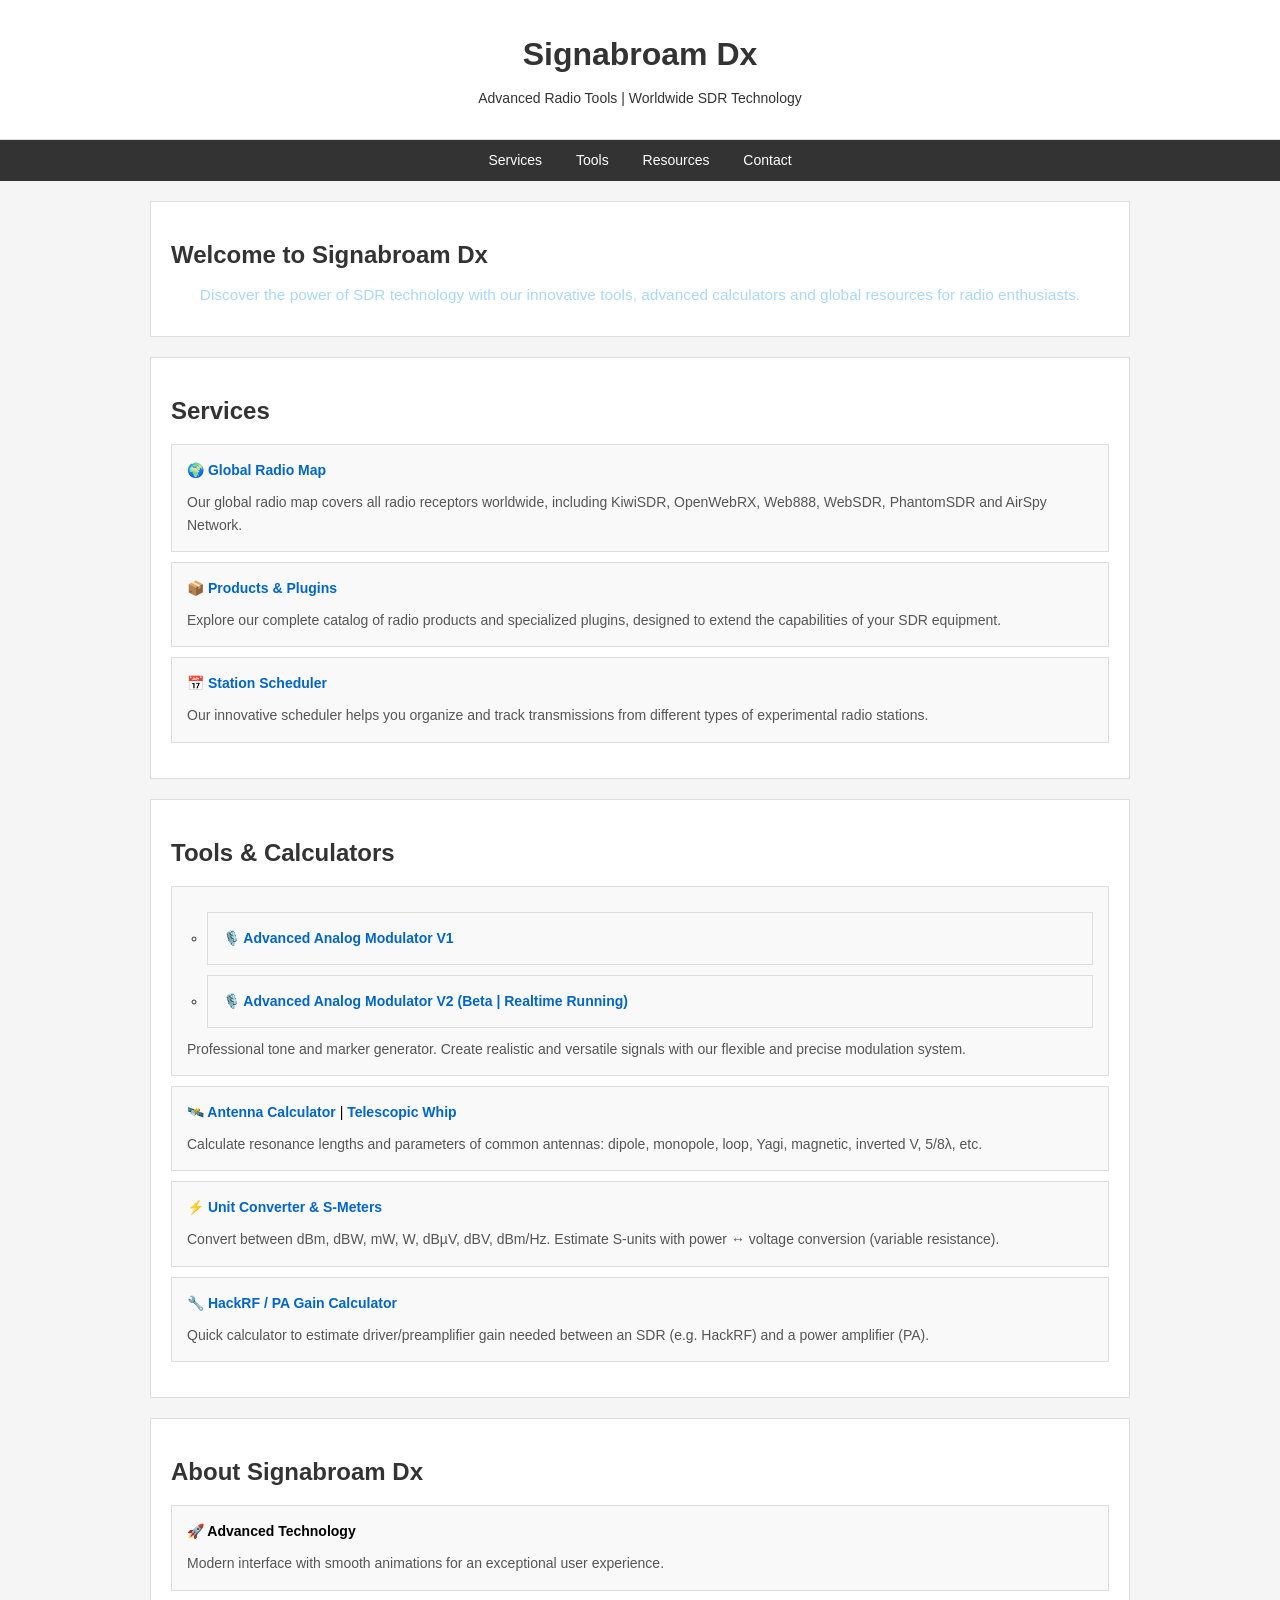
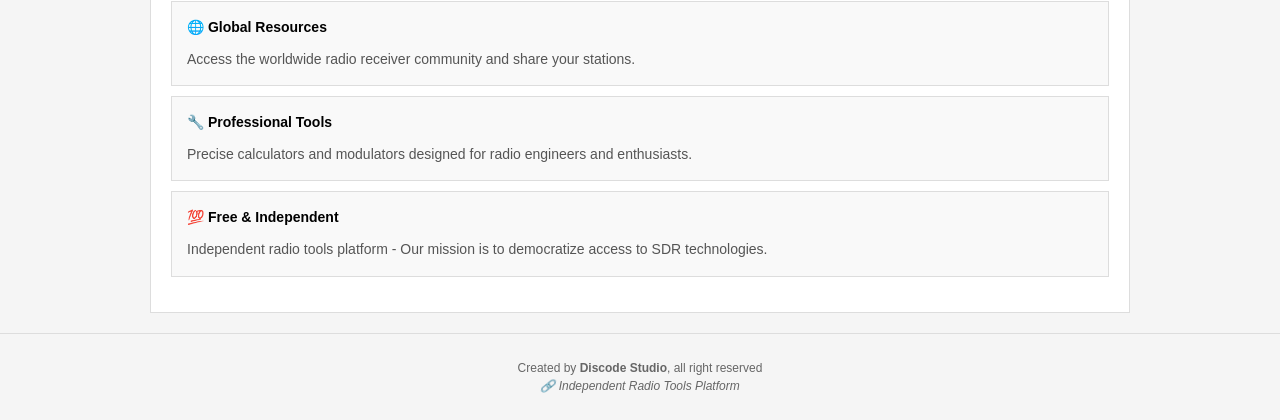
<file: index.html>
<!DOCTYPE html>
<html lang="fr">
<head>
    <meta charset="UTF-8" />
    <meta name="viewport" content="width=device-width, initial-scale=1.0" />

    <title>Signabroam Dx - Radio Tools</title>

    <!-- Open Graph Metadata -->
    <meta property="og:title" content="Signabroam Dx | Worldwide Radio Tools" />
    <meta property="og:description" content="Signabroam Dx - Advanced radio tools and worldwide SDR technology." />
    <meta property="og:type" content="website" />
    <meta property="og:url" content="http://dx.signabroam.ovh" />
    <meta property="og:image" content="http://dx.signabroam.ovh/assets/img/og-image.png" />

    <!-- Favicon & Styles -->
    <link rel="icon" type="image/x-icon" href="./assets/img/favicon.ico" />
    <link rel="stylesheet" href="./assets/css/main.css" />
</head>

<body>
    <!-- Header -->
    <header>
        <div class="header-text">
            <h1>Signabroam Dx</h1>
            <p id="header-subtitle">Advanced Radio Tools | Worldwide SDR Technology</p>
        </div>
    </header>

    <!-- Navigation -->
    <nav>
        <a href="#services" id="nav-services">Services</a>
        <a href="#tools" id="nav-tools">Tools</a>
        <a href="#resources" id="nav-resources">Resources</a>
        <a href="#contact" id="nav-contact">Contact</a>
    </nav>

    <!-- Main Content -->
    <main class="main-content">
        <!-- Introduction Section -->
        <section id="intro">
            <h2 id="welcome-title">Welcome to Signabroam Dx</h2>
            <div class="radio-waves">
                <span></span>
                <span></span>
                <span></span>
                <span></span>
                <span></span>
            </div>
            <p style="text-align: center; font-size: 1.1em; color: #a8d8ff;" id="welcome-desc">
                Discover the power of SDR technology with our innovative tools,
                advanced calculators and global resources for radio enthusiasts.
            </p>
            <div class="radio-dial"></div>
        </section>

        <!-- Services Section -->
        <section id="services">
            <h2 id="services-title">Services</h2>
            <ul class="section-list">
                <li>
                    <a href="http://rx.signabroam.ovh/" id="services-map">🌍 Global Radio Map</a>
                    <p id="services-map-desc">
                        Our global radio map covers all radio receptors worldwide,
                        including KiwiSDR, OpenWebRX, Web888, WebSDR, PhantomSDR and AirSpy Network.
                    </p>
                </li>

                <li>
                    <a href="./radio/products/index.html" id="services-products">📦 Products & Plugins</a>
                    <p id="services-products-desc">
                        Explore our complete catalog of radio products and specialized plugins,
                        designed to extend the capabilities of your SDR equipment.
                    </p>
                </li>

                <li>
                    <a href="./radio/schedule/index.html" id="services-schedule">📅 Station Scheduler</a>
                    <p id="services-schedule-desc">
                        Our innovative scheduler helps you organize and track transmissions
                        from different types of experimental radio stations.
                    </p>
                </li>
            </ul>
        </section>

        <!-- Tools Section -->
        <section id="tools">
            <h2 id="tools-title">Tools & Calculators</h2>
            <ul class="section-list">
                <li>
                 <ul>
                    <li>
                    <a href="./radio/module/analog-modulator/v1/index.html" id="tools-modulator">🎙️ Advanced Analog Modulator V1</a> <br>
                    </li>
                    <li>
                    <a href="./radio/module/analog-modulator/v2/index.html" id="tools-modulator">🎙️ Advanced Analog Modulator V2 (Beta | Realtime Running)</a>
                    </li>
                  </ul>
                    <p id="tools-modulator-desc">
                        Professional tone and marker generator. Create realistic and versatile
                        signals with our flexible and precise modulation system.
                    </p>
                </li>

                <li>
                    <a href="/radio/module/antenna/antennacalc.html" id="tools-antenna">🛰️ Antenna Calculator</a> 
                    <span style="color: black;">|</span> 
                    <a href="./radio/module/antenna/whipclc.html" id="tools-antenna-whip">Telescopic Whip</a>
                    <p id="tools-antenna-desc">
                        Calculate resonance lengths and parameters of common antennas:
                        dipole, monopole, loop, Yagi, magnetic, inverted V, 5/8λ, etc.
                    </p>
                </li>

                <li>
                    <a href="./radio/module/rf/dbmconverter.html" id="tools-converter">⚡ Unit Converter & S-Meters</a>
                    <p id="tools-converter-desc">
                        Convert between dBm, dBW, mW, W, dBµV, dBV, dBm/Hz.
                        Estimate S-units with power ↔ voltage conversion (variable resistance).
                    </p>
                </li>

                <li>
                    <a href="./radio/module/rf/hrfgaincalc.html" id="tools-hackrf">🔧 HackRF / PA Gain Calculator</a>
                    <p id="tools-hackrf-desc">
                        Quick calculator to estimate driver/preamplifier gain
                        needed between an SDR (e.g. HackRF) and a power amplifier (PA).
                    </p>
                </li>
            </ul>
        </section>

        <!-- Features Section -->
        <section id="resources">
            <h2 id="features-title">About Signabroam Dx</h2>
            <ul class="section-list">
                <li>
                    <strong style="color: black;" id="features-tech">🚀 Advanced Technology</strong>
                    <p id="features-tech-desc">
                        Modern interface with smooth animations for an
                        exceptional user experience.
                    </p>
                </li>

                <li>
                    <strong style="color: black;" id="features-global">🌐 Global Resources</strong>
                    <p id="features-global-desc">
                        Access the worldwide radio receiver community
                        and share your stations.
                    </p>
                </li>

                <li>
                    <strong style="color: black;" id="features-tools">🔧 Professional Tools</strong>
                    <p id="features-tools-desc">
                        Precise calculators and modulators designed for
                        radio engineers and enthusiasts.
                    </p>
                </li>

                <li>
                    <strong style="color: black;" id="features-free">💯 Free & Independent</strong>
                    <p id="features-free-desc">
                        Independent radio tools platform - Our mission is to
                        democratize access to SDR technologies.
                    </p>
                </li>
            </ul>
        </section>
    </main>

    <!-- Footer -->
    <footer>
        <p>
            <span id="footer-text">Created by</span> <strong id="footer-studio">Discode Studio</strong>, all right reserved<br />
            <em id="footer-note">🔗 Independent Radio Tools Platform</em>
        </p>
    </footer>


</body>
</html>
</file>
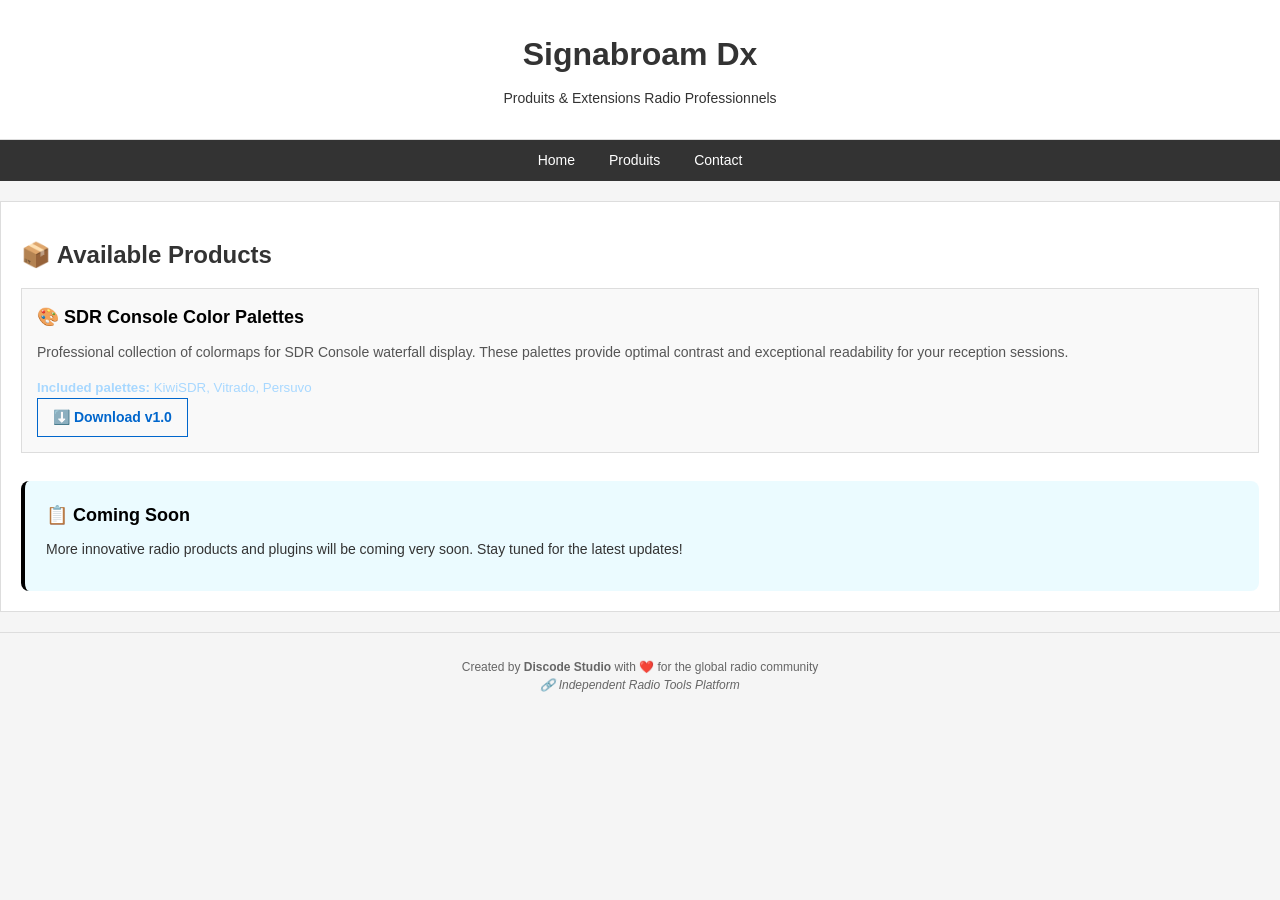
<file: radio/products/index.html>
<!DOCTYPE html>
<html lang="fr">
<head>
    <meta charset="UTF-8" />
    <meta name="viewport" content="width=device-width, initial-scale=1.0" />

    <title>Signabroam Dx - Products</title>

    <!-- Open Graph Metadata -->
    <meta property="og:title" content="Signabroam Dx | Products" />
    <meta property="og:description" content="Signabroam Dx - Radio products and plugins for your SDR equipment." />
    <meta property="og:type" content="website" />
    <meta property="og:url" content="http://dx.signabroam.ovh/radio/products/" />
    <meta property="og:image" content="http://dx.signabroam.ovh/assets/img/og-image.png" />

    <!-- Favicon & Styles -->
    <link rel="icon" type="image/x-icon" href="http://dx.signabroam.ovh/assets/img/favicon.ico" />
    <link rel="stylesheet" href="../../assets/css/main.css" />
    
    <style>
        
        .lang-btn.sel {
            background: linear-gradient(135deg, black 0%, #00ddff 100%);
            border-color: black;
            color: #0a0e27;
            box-shadow: 0 8px 25px rgba(0, 255, 204, 0.4);
            font-weight: 700;
        }
    </style>
</head>

<body>
    <!-- Header -->
    <header>
        <div class="header-text">
            <h1>Signabroam Dx</h1>
            <p id="products-subtitle">Produits & Extensions Radio Professionnels</p>
            
            <!-- Language Selector Removed -->
        </div>
    </header>

    <!-- Navigation -->
    <nav>
        <a href="http://dx.signabroam.ovh/" id="nav-home">Home</a>
        <a href="#produits" id="nav-products">Produits</a>
        <a href="#contact" id="nav-contact">Contact</a>
    </nav>

        <section id="produits">
            <h2 id="products-title">📦 Available Products</h2>

            <ul class="section-list">
                <li>
                    <h3 style="color: black; margin-top: 0;" id="products-colormap">🎨 SDR Console Color Palettes</h3>
                    <p id="products-colormap-desc">
                        Professional collection of colormaps for SDR Console waterfall display.
                        These palettes provide optimal contrast and exceptional readability for your reception sessions.
                    </p>
                    <p style="font-size: 0.95em; color: #a8d8ff; margin-top: 1em;">
                        <strong id="products-included">Included palettes:</strong> KiwiSDR, Vitrado, Persuvo
                    </p>
                    <a href="./sdrconsole/ColorMap_V1.0.xml" 
                       onclick="forceDownload(event)" 
                       class="button">
                      ⬇️ Download v1.0
                    </a>

                   <script>
                     function forceDownload(e) {
                     e.preventDefault();
                     const link = document.createElement('a');
                           link.href = './sdrconsole/ColorMap_V1.0.xml';
                           link.download = 'ColorMap_V1.0.xml';
                           link.click();
                     }
                  </script>
                </li>
            </ul>

            <div class="radio-dial"></div>

            <!-- Additional Info -->
            <div style="margin-top: 2em; padding: 1.5em; background: rgba(0, 200, 255, 0.08); border-left: 4px solid black; border-radius: 8px;">
                <h3 style="margin-top: 0; color: black;" id="products-coming">📋 Coming Soon</h3>
                <p id="products-coming-desc">
                    More innovative radio products and plugins will be coming very soon.
                    Stay tuned for the latest updates!
                </p>
            </div>
        </section>
    </main>

    <!-- Footer -->
    <footer>
        <p>
            <span id="footer-text">Created by</span> <strong id="footer-studio">Discode Studio</strong> <span id="footer-heart">with ❤️ for the global radio community</span><br />
            <em id="footer-note">🔗 Independent Radio Tools Platform</em>
        </p>
    </footer>
    
    <!-- Translation Script -->
    <script>
        // Translations removed
    </script>
</body>
</html>
</file>
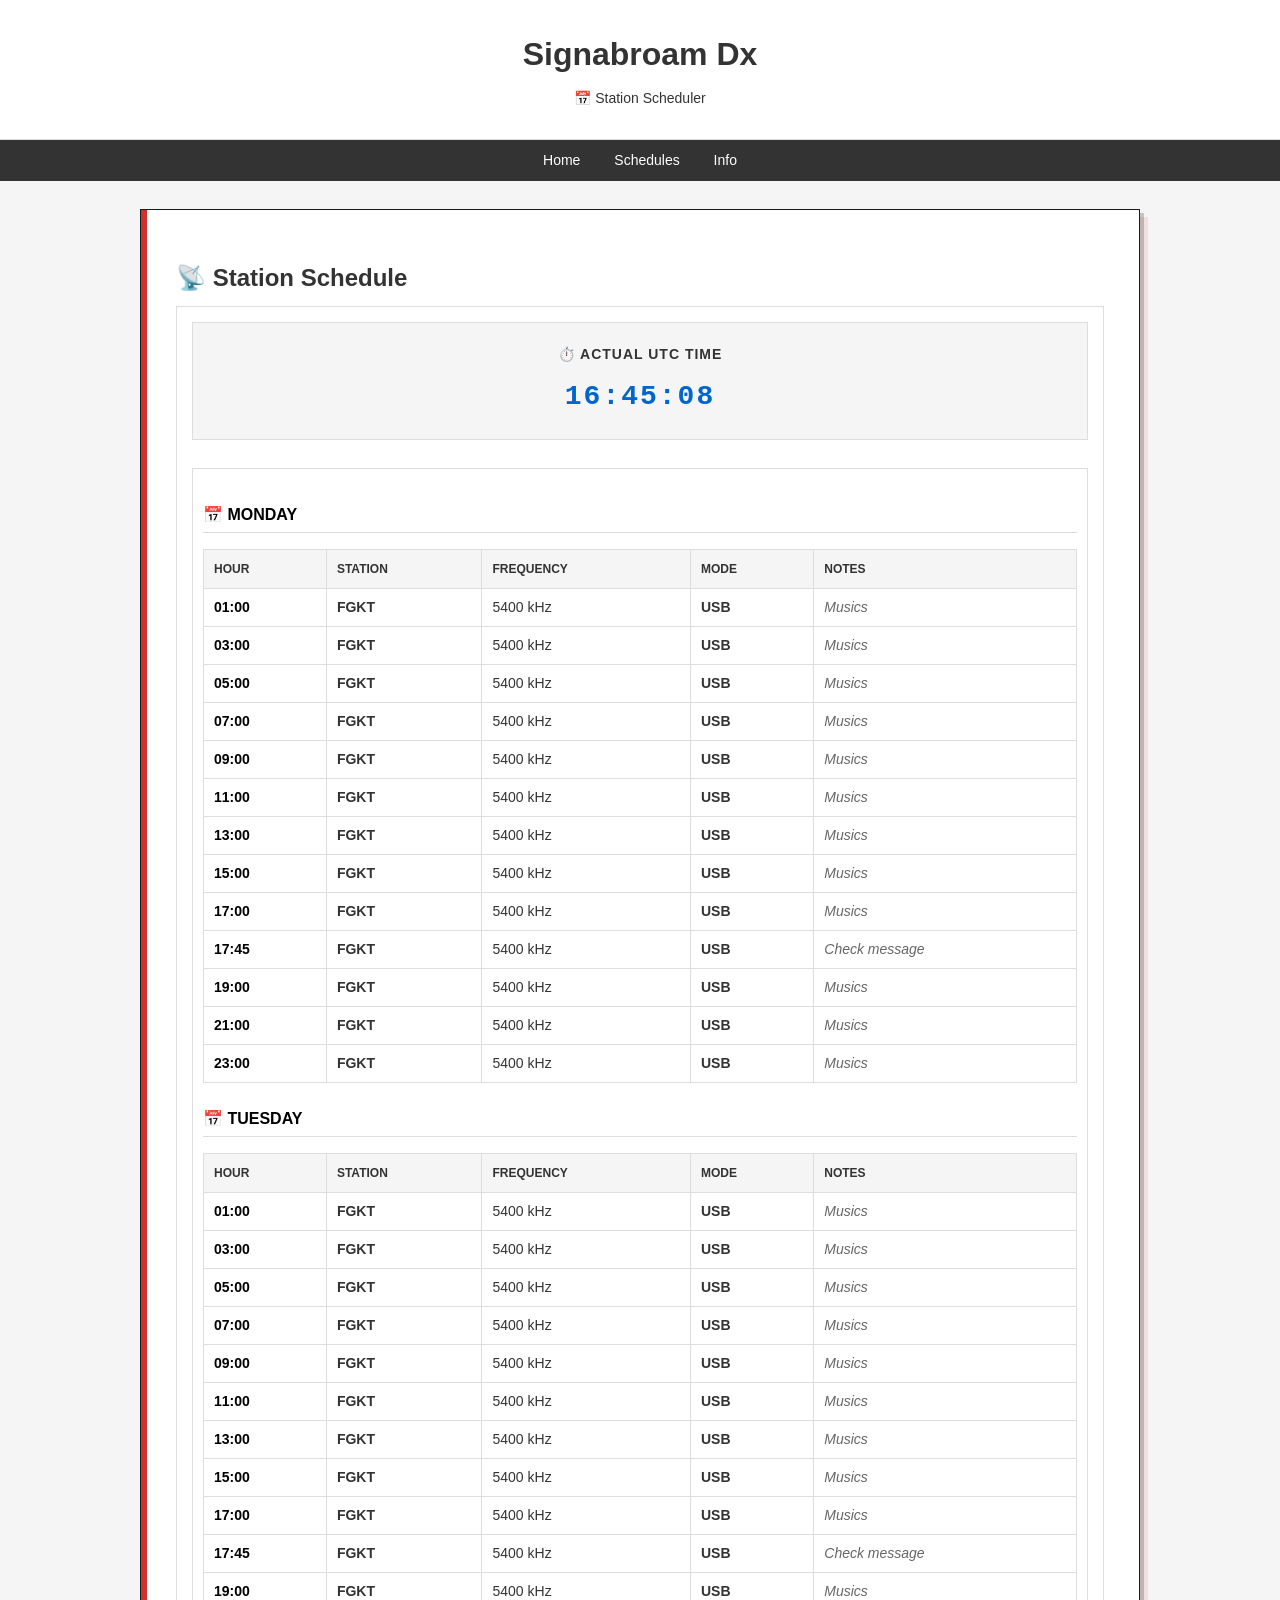
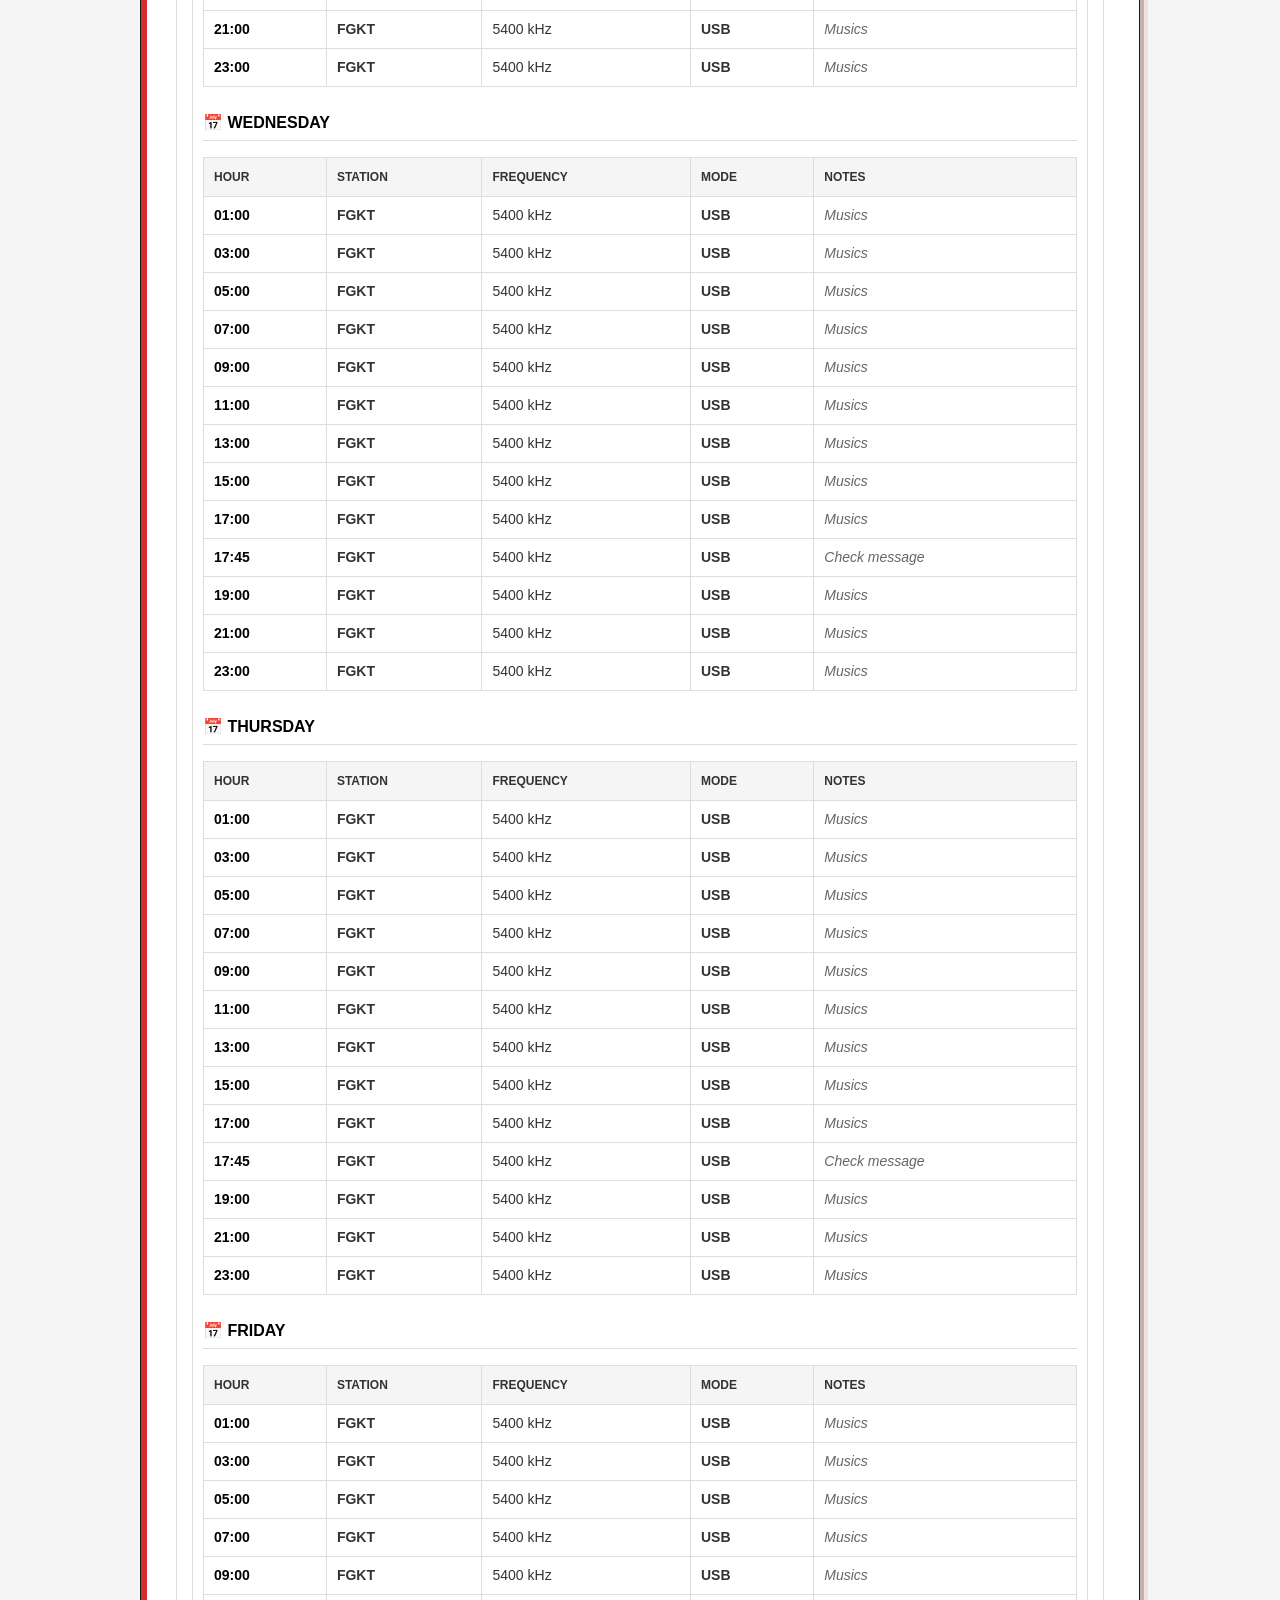
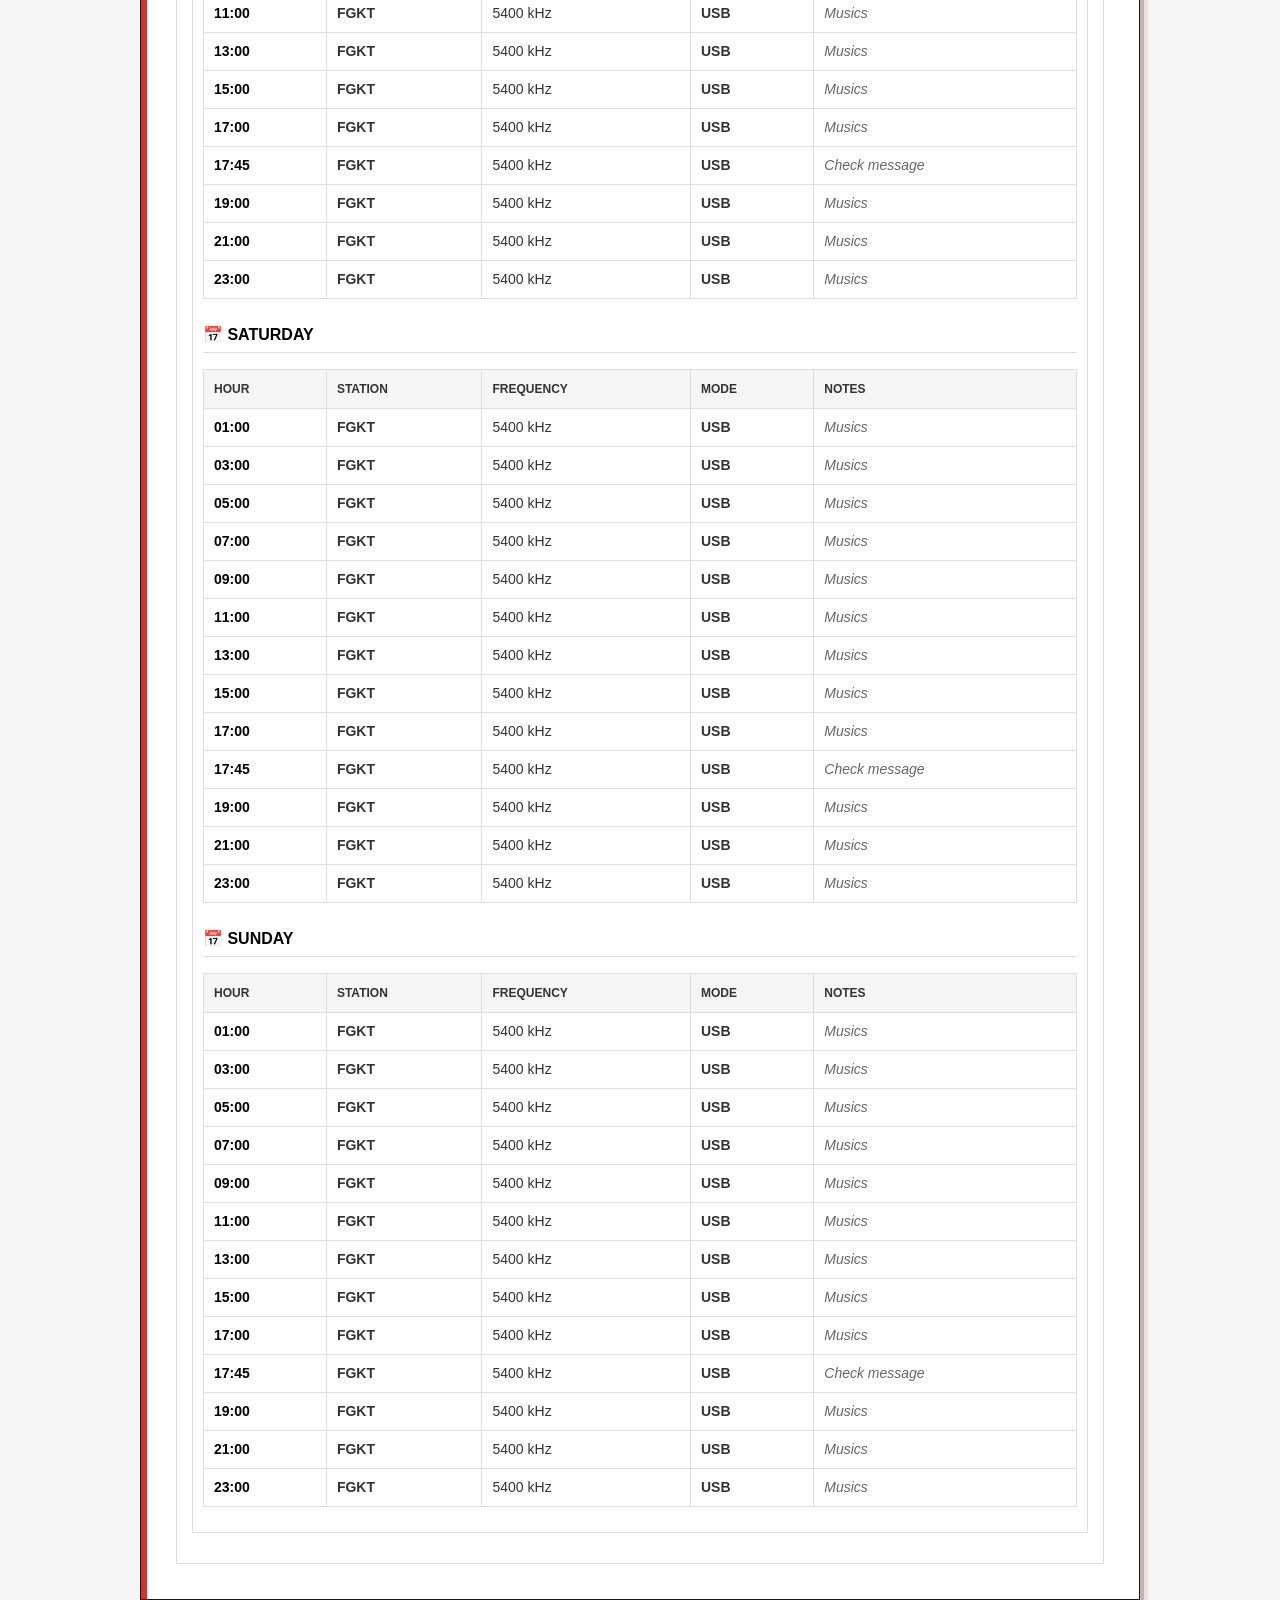
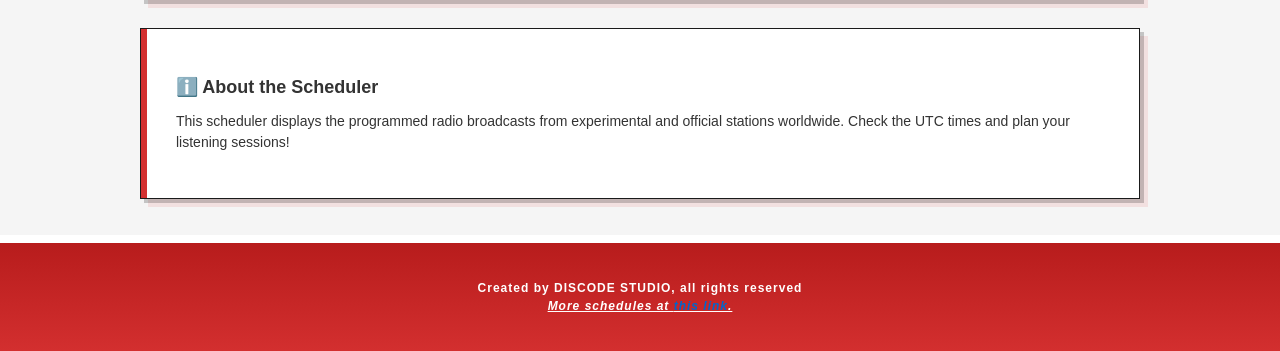
<file: radio/schedule/index.html>
<!DOCTYPE html>
<html lang="fr">
<head>
    <meta charset="UTF-8" />
    <meta name="viewport" content="width=device-width, initial-scale=1.0" />

    <title>Signabroam Station Scheduler</title>

    <!-- Open Graph Metadata -->
    <meta property="og:title" content="Signabroam Station Scheduler" />
    <meta property="og:description" content="Station Scheduler for Global Radio Broadcasts." />
    <meta property="og:type" content="website" />
    <meta property="og:url" content="http://dx.signabroam.ovh/radio/schedule/" />
    <meta property="og:image" content="http://dx.signabroam.ovh/assets/img/og-image.png" />

    <!-- Favicon & Styles -->
    <link rel="icon" type="image/x-icon" href="http://dx.signabroam.ovh/assets/img/favicon.ico" />
    <link rel="stylesheet" href="./body.css" />
    <link rel="stylesheet" href="./main.css">
    
    <style>
        .language-selector {
            display: flex;
            gap: 0.5em;
            justify-content: center;
            margin-top: 1em;
        }
        
        .lang-btn {
            background: linear-gradient(135deg, rgba(0, 200, 255, 0.15) 0%, rgba(100, 50, 200, 0.1) 100%);
            border: 2px solid rgba(0, 255, 200, 0.2);
            color: black;
            padding: 0.5em 1em;
            border-radius: 8px;
            cursor: pointer;
            font-weight: 600;
            font-size: 0.9em;
            text-transform: uppercase;
            letter-spacing: 0.5px;
        }
        
        .lang-btn:hover {
            border-color: rgba(0, 255, 200, 0.5);
            box-shadow: 0 4px 15px rgba(0, 200, 255, 0.2);
        }
        
        .lang-btn.sel {
            background: linear-gradient(135deg, black 0%, #00ddff 100%);
            border-color: black;
            color: #0a0e27;
            box-shadow: 0 8px 25px rgba(0, 255, 204, 0.4);
            font-weight: 700;
        }
    </style>
</head>

<body>
    <!-- Header -->
    <header>
         <div class="header-text">
            <h1>Signabroam Dx</h1>
            <p id="schedule-subtitle">📅 Station Scheduler</p>
        </div>
    </header>

    <!-- Navigation -->
    <nav>
        <a href="http://dx.signabroam.ovh/" id="nav-home">Home</a>
        <a href="#schedule" id="nav-schedule">Schedules</a>
        <a href="#info" id="nav-info">Info</a>
    </nav>

        <section id="schedule">
            <h2 id="schedule-title">📡 Station Schedule</h2>
            <div class="schedule"></div>
        </section>

        <!-- Info Section -->
        <section id="info" style="margin-top: 2em;">
            <h3 id="schedule-about">ℹ️ About the Scheduler</h3>
            <p id="schedule-about-desc">
                This scheduler displays the programmed radio broadcasts from experimental 
                and official stations worldwide. Check the UTC times and plan your listening 
                sessions!
            </p>
        </section>
    </main>

    <script>
async function loadSchedule() {
    const scheduleContainer = document.querySelector('.schedule');
    const dayNames = {
        mon: "Monday",
        tue: "Tuesday",
        wed: "Wednesday",
        thu: "Thursday",
        fri: "Friday",
        sat: "Saturday",
        sun: "Sunday"
    };

    try {
        const response = await fetch('./sc.json');
        const data = await response.json();

        const wrapper = document.createElement('div');
        wrapper.className = 'radio-schedule';

        // Horloge UTC
        const clock = document.createElement('div');
        clock.className = 'utc-clock';
        clock.innerHTML = `
            <h3>⏱️ Actual UTC Time</h3>
            <div id="utc-time">--:--:--</div>
        `;
        wrapper.appendChild(clock);

        // Conteneur principal
        const tableContainer = document.createElement('div');
        tableContainer.className = 'table-container';

        // Regroupement par jour
        const daysMap = {};
        data.forEach(entry => {
            const days = entry.day.split(',');
            days.forEach(day => {
                if (!daysMap[day]) daysMap[day] = [];
                daysMap[day].push(entry);
            });
        });

        // Génération du contenu
        Object.keys(dayNames).forEach(dayKey => {
            const dayEntries = daysMap[dayKey];
            if (!dayEntries) return;

            const allEntries = [];

            // Expansion de chaque horaire pour tri global
            dayEntries.forEach(entry => {
                const hours = entry.hour.split(',');
                hours.forEach(hour => {
                    allEntries.push({
                        hour,
                        name: entry.name,
                        freq: entry.freq || '-',
                        mode: entry.mode || '-',
                        com: entry.com || '-'
                    });
                });
            });

            // Tri par heure
            allEntries.sort((a, b) => {
                const ah = parseInt(a.hour.slice(0, 2));
                const am = parseInt(a.hour.slice(2) || '0');
                const bh = parseInt(b.hour.slice(0, 2));
                const bm = parseInt(b.hour.slice(2) || '0');
                return (ah * 60 + am) - (bh * 60 + bm);
            });

            // Titre du jour
            const dayHeader = document.createElement('h3');
            dayHeader.className = 'day-header';
            dayHeader.textContent = '📅 ' + dayNames[dayKey];
            dayHeader.style.marginTop = '1.5em';
            dayHeader.style.marginBottom = '1em';
            dayHeader.style.color = 'black';
            tableContainer.appendChild(dayHeader);

            // Tableau
            const table = document.createElement('table');
            table.className = 'priom-table';
            table.innerHTML = `
                <thead>
                    <tr>
                        <th>HOUR</th>
                        <th>STATION</th>
                        <th>FREQUENCY</th>
                        <th>MODE</th>
                        <th>NOTES</th>
                    </tr>
                </thead>
            `;
            const tbody = document.createElement('tbody');

            allEntries.forEach(entry => {
                const tr = document.createElement('tr');
                tr.innerHTML = `
                    <td style="font-weight: 700; color: black;">${entry.hour.slice(0, 2)}:${entry.hour.slice(2).padEnd(2, '0')}</td>
                    <td class="stn">${entry.name}</td>
                    <td>${entry.freq}</td>
                    <td>${entry.mode}</td>
                    <td>${entry.com}</td>
                `;
                tbody.appendChild(tr);
            });

            table.appendChild(tbody);
            tableContainer.appendChild(table);
        });

        wrapper.appendChild(tableContainer);
        scheduleContainer.innerHTML = '';
        scheduleContainer.appendChild(wrapper);

        // --- Horloge UTC ---
        function updateClock() {
            const now = new Date();
            const utc = now.toUTCString().split(' ')[4];
            document.getElementById('utc-time').textContent = utc;
        }
        setInterval(updateClock, 1000);
        updateClock();

    } catch (err) {
        scheduleContainer.innerHTML = `<p style="color: #ff3366; text-align: center; padding: 2em;">Loading Error: ${err.message}</p>`;
    }
}

document.addEventListener('DOMContentLoaded', loadSchedule);
</script>

    <!-- Footer -->
    <footer>
        <p>
            <span id="footer-text">Created by</span> <strong id="footer-studio">Discode Studio</strong>, all rights reserved<br />
            <em>More schedules at <a href="./schedule.xml">this link</a>.</em>
        </p>
    </footer>
    
    <!-- Translation Script -->
    <script>
        function updateTranslations() {
            // Navigation
            document.getElementById('nav-home').textContent = t('nav_home');
            document.getElementById('nav-schedule').textContent = t('nav_schedule') || 'Schedule';
            document.getElementById('nav-info').textContent = t('nav_info') || 'Info';
            
            // Main content
            document.getElementById('schedule-title').textContent = t('schedule_title');
            document.getElementById('schedule-about').textContent = t('schedule_about');
            document.getElementById('schedule-about-desc').textContent = t('schedule_about_desc');
            
            // Footer
            document.getElementById('footer-text').textContent = t('footer_text');
            document.getElementById('footer-studio').textContent = t('footer_studio');
            document.getElementById('footer-heart').textContent = t('footer_heart');
            document.getElementById('footer-note').textContent = t('footer_note');
            
            // Update language button states
            document.querySelectorAll('.lang-btn').forEach(btn => {
                btn.classList.remove('sel');
            });
            if (getCurrentLanguage() === 'fr') {
                document.querySelectorAll('.lang-btn')[0].classList.add('sel');
            } else {
                document.querySelectorAll('.lang-btn')[1].classList.add('sel');
            }
        }
        
        // Update on page load
        document.addEventListener('DOMContentLoaded', () => {
            updateTranslations();
            loadSchedule();
        });
    </script>
</body>
</html>
</file>
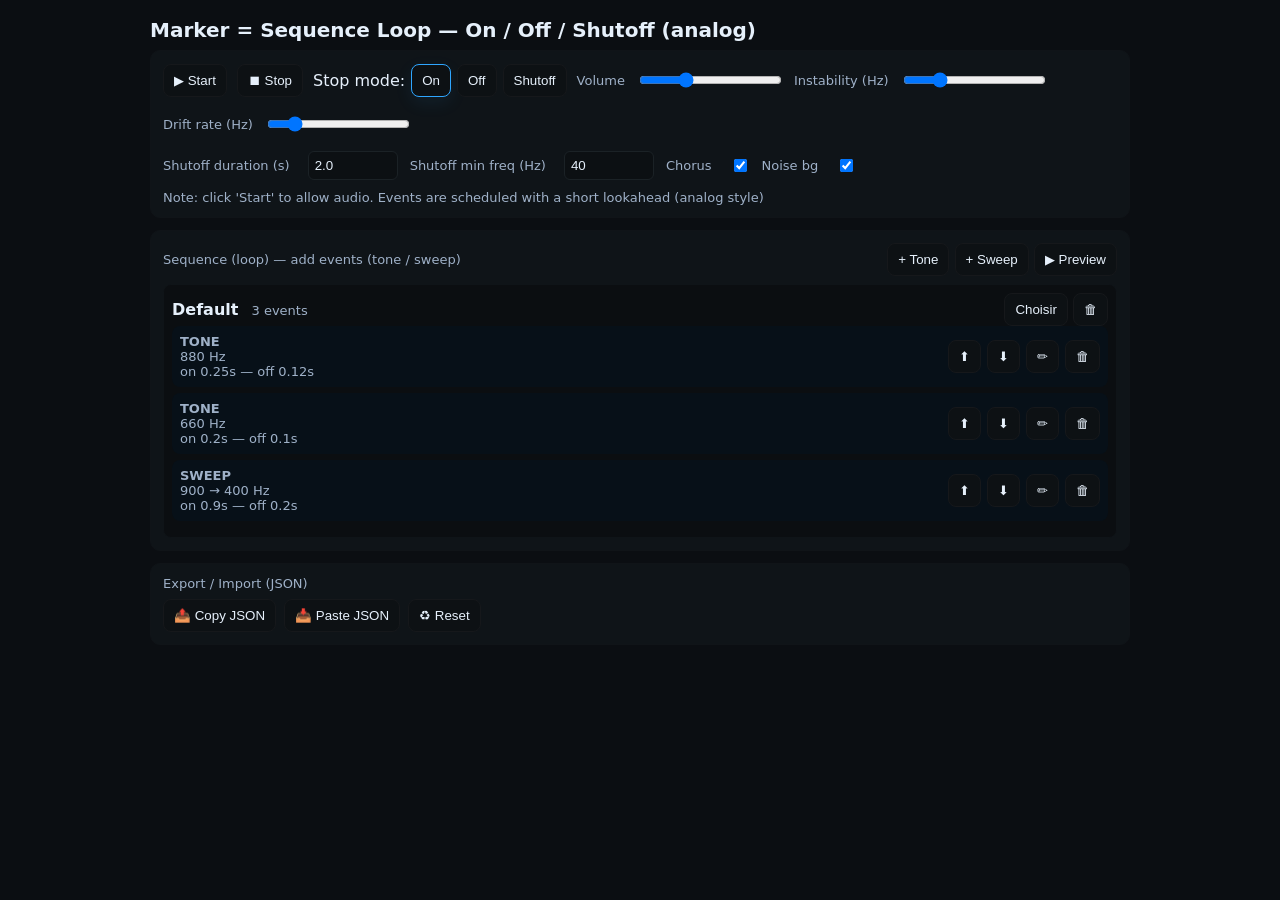
<file: radio/module/analog-modulator/v1/index.html>
<!doctype html>
<html lang="fr">
<head>
<meta charset="utf-8" />
<meta name="viewport" content="width=device-width,initial-scale=1" />
<title>Analog Maker/tone gen</title>
<style>
  :root{--bg:#0b0e12;--panel:#0f1418;--muted:#9fb1c8;--accent:#2fa6ff;--warm:#ff9a3c}
  *{box-sizing:border-box}
  body{font-family:Inter,system-ui,Arial,sans-serif;background:var(--bg);color:#e6f0fb;margin:0;padding:18px}
  .wrap{max-width:980px;margin:0 auto}
  h1{margin:0 0 8px;font-size:20px}
  .panel{background:var(--panel);border:1px solid #101418;padding:12px;border-radius:10px;margin-bottom:12px}
  .row{display:flex;gap:8px;align-items:center;flex-wrap:wrap}
  button{background:#0d1114;border:1px solid #16181b;color:#e6f0fb;padding:8px 10px;border-radius:8px;cursor:pointer}
  button.sel{border-color:var(--accent);box-shadow:0 6px 18px rgba(47,166,255,0.08)}
  input, select{background:#0c1013;border:1px solid #1b2226;color:#e6f0fb;padding:6px;border-radius:6px}
  .small{font-size:13px;color:var(--muted)}
  .controls{display:flex;gap:10px;align-items:center;flex-wrap:wrap}
  .seq-list{margin-top:8px;padding:8px;background:#0b0e11;border-radius:8px;min-height:90px;border:1px solid #0f1418}
  .ev{display:flex;justify-content:space-between;align-items:center;padding:8px;border-radius:8px;margin-bottom:6px;background:#071018}
  .ev .meta{color:var(--muted);font-size:13px}
  .footer{margin-top:10px;color:var(--muted);font-size:13px}
  label{font-size:13px;color:var(--muted);margin-right:6px}
  .col{display:flex;flex-direction:column;gap:8px}
</style>
</head>
<body>
  <div class="wrap">
    <h1>Marker = Sequence Loop — On / Off / Shutoff (analog)</h1>

    <div class="panel">
      <div class="row controls">
        <button id="startBtn">▶ Start</button>
        <button id="stopBtn">⏹ Stop</button>

        <div style="display:flex;gap:6px;align-items:center">
          Stop mode:
          <button id="modeOn" class="sel">On</button>
          <button id="modeOff">Off</button>
          <button id="modeShut">Shutoff</button>
        </div>

        <div style="display:flex;gap:6px;align-items:center">
          <label class="small">Volume</label>
          <input id="vol" type="range" min="0" max="1" step="0.001" value="0.28">
        </div>

        <div style="display:flex;gap:6px;align-items:center">
          <label class="small">Instability (Hz)</label>
          <input id="instab" type="range" min="0" max="15" step="0.1" value="3">
        </div>

        <div style="display:flex;gap:6px;align-items:center">
          <label class="small">Drift rate (Hz)</label>
          <input id="driftRate" type="range" min="0.05" max="1.2" step="0.01" value="0.18">
        </div>
      </div>

      <div class="row" style="margin-top:10px;gap:12px;align-items:center">
        <label class="small">Shutoff duration (s)</label>
        <input id="shutoffDur" type="number" value="2.0" step="0.1" style="width:90px">
        <label class="small">Shutoff min freq (Hz)</label>
        <input id="shutoffMin" type="number" value="40" step="1" style="width:90px">
        <label class="small">Chorus</label>
        <input id="chorusOn" type="checkbox" checked>
        <label class="small">Noise bg</label>
        <input id="noiseOn" type="checkbox" checked>
      </div>

      <div class="footer">Note: click 'Start' to allow audio. Events are scheduled with a short lookahead (analog style)</div>
    </div>

    <div class="panel">
      <div style="display:flex;justify-content:space-between;align-items:center">
        <div>
          <div class="small">Sequence (loop) — add events (tone / sweep)</div>
        </div>
        <div>
          <button id="btnAddTone">+ Tone</button>
          <button id="btnAddSweep">+ Sweep</button>
          <button id="btnPreview">▶ Preview</button>
        </div>
      </div>

      <div class="seq-list" id="seqList"></div>
    </div>

    <div class="panel">
      <div class="small">Export / Import (JSON)</div>
      <div style="display:flex;gap:8px;margin-top:8px">
        <button id="btnExport">📤 Copy JSON</button>
        <button id="btnImport">📥 Paste JSON</button>
        <button id="btnReset">♻ Reset</button>
      </div>
    </div>
</div>


<script>
/* ======= LOGIQUE AUDIO + SCHEDULER ======= */

const LOOKAHEAD = 0.20;      // secondes planifiées en avance
const SCHED_INTERVAL = 50;   // ms

let ctx = null;
let masterGain = null;
let noiseNode = null, noiseGain = null;
let chorusNodes = [];
let schedulerTimer = null;
let isPlaying = false;

let sequences = {};     // stockage des sequences dans localStorage (obj: name->array)
let activeSeqName = null;
const LS_KEY = 'marker_seq_v2';

// scheduling state
let nextEventTime = 0;
let seqIndex = 0;       // index dans la séquence active
let activeNodes = [];   // liste des nodes actuellement actifs (pour shutoff)

const seqListEl = document.getElementById('seqList');
const startBtn = document.getElementById('startBtn');
const stopBtn = document.getElementById('stopBtn');
const btnAddTone = document.getElementById('btnAddTone');
const btnAddSweep = document.getElementById('btnAddSweep');
const btnPreview = document.getElementById('btnPreview');

const volEl = document.getElementById('vol');
const instabEl = document.getElementById('instab');
const driftRateEl = document.getElementById('driftRate');
const shutoffDurEl = document.getElementById('shutoffDur');
const shutoffMinEl = document.getElementById('shutoffMin');
const chorusOnEl = document.getElementById('chorusOn');
const noiseOnEl = document.getElementById('noiseOn');

const modeOnBtn = document.getElementById('modeOn');
const modeOffBtn = document.getElementById('modeOff');
const modeShutBtn = document.getElementById('modeShut');

let stopMode = 'on'; // 'on' | 'off' | 'shutoff'

// UTIL: load/save
function defaultSeqs(){
  return {
    "Default": [
      { type:'tone', freq:880, durOn:0.25, durOff:0.12 },
      { type:'tone', freq:660, durOn:0.2, durOff:0.1 },
      { type:'sweep', freq1:900, freq2:400, durOn:0.9, durOff:0.2 }
    ]
  };
}
function loadSeqs(){
  try{
    const raw = localStorage.getItem(LS_KEY);
    if(raw){ sequences = JSON.parse(raw); }
    else sequences = defaultSeqs();
  }catch(e){ sequences = defaultSeqs(); }
  activeSeqName = Object.keys(sequences)[0];
}
function saveSeqs(){ localStorage.setItem(LS_KEY, JSON.stringify(sequences)); renderSeqList(); }

// UI: render sequence list and events
function renderSeqList(){
  seqListEl.innerHTML = '';
  Object.keys(sequences).forEach(name=>{
    const box = document.createElement('div');
    box.style.marginBottom = '8px';
    box.innerHTML = `<div style="display:flex;justify-content:space-between;align-items:center">
      <div><strong>${name}</strong> <span class="small" style="margin-left:8px">${sequences[name].length} events</span></div>
      <div>
        <button data-name="${name}" class="chooseBtn">Choisir</button>
        <button data-name="${name}" class="delBtn">🗑</button>
      </div>
    </div>`;
    // events
    const evContainer = document.createElement('div');
    sequences[name].forEach((ev, i)=>{
      const evDiv = document.createElement('div');
      evDiv.className = 'ev';
      evDiv.innerHTML = `<div>
        <div class="meta"><strong>${ev.type.toUpperCase()}</strong></div>
        <div class="meta">${ev.type==='tone' ? `${ev.freq} Hz` : `${ev.freq1} → ${ev.freq2} Hz`}</div>
        <div class="meta">on ${ev.durOn}s — off ${ev.durOff}s</div>
      </div>
      <div style="display:flex;gap:6px">
        <button data-idx="${i}" data-name="${name}" class="moveUp">⬆</button>
        <button data-idx="${i}" data-name="${name}" class="moveDown">⬇</button>
        <button data-idx="${i}" data-name="${name}" class="editEv">✏</button>
        <button data-idx="${i}" data-name="${name}" class="delEv">🗑</button>
      </div>`;
      evContainer.appendChild(evDiv);
    });
    box.appendChild(evContainer);
    seqListEl.appendChild(box);
  });

  // attach simple handlers
  document.querySelectorAll('.chooseBtn').forEach(b=> b.onclick = (ev)=>{ activeSeqName = b.dataset.name; renderSeqList(); });
  document.querySelectorAll('.delBtn').forEach(b=> b.onclick = (ev)=>{ if(confirm('Supprimer la séquence ?')){ delete sequences[b.dataset.name]; const keys = Object.keys(sequences); if(keys.length===0){ sequences = defaultSeqs(); } activeSeqName = Object.keys(sequences)[0]; saveSeqs(); }});
  document.querySelectorAll('.delEv').forEach(b=> b.onclick = (ev)=>{ const idx = +b.dataset.idx; sequences[b.dataset.name].splice(idx,1); saveSeqs(); });
  document.querySelectorAll('.moveUp').forEach(b=> b.onclick = (ev)=>{ const idx=+b.dataset.idx; const arr=sequences[b.dataset.name]; if(idx>0){ arr.splice(idx-1,0,arr.splice(idx,1)[0]); saveSeqs(); }});
  document.querySelectorAll('.moveDown').forEach(b=> b.onclick = (ev)=>{ const idx=+b.dataset.idx; const arr=sequences[b.dataset.name]; if(idx<arr.length-1){ arr.splice(idx+1,0,arr.splice(idx,1)[0]); saveSeqs(); }});
  document.querySelectorAll('.editEv').forEach(b=> b.onclick = (ev)=>{ const idx=+b.dataset.idx; editEvent(b.dataset.name, idx); });
}

// quick edit prompt for event
function editEvent(name, idx){
  const ev = sequences[name][idx];
  if(!ev) return;
  if(ev.type==='tone'){
    const f = prompt('freq Hz', ev.freq);
    const on = prompt('durOn (s)', ev.durOn);
    const off = prompt('durOff (s)', ev.durOff);
    if(f!==null) ev.freq = parseFloat(f);
    if(on!==null) ev.durOn = parseFloat(on);
    if(off!==null) ev.durOff = parseFloat(off);
  } else {
    const f1 = prompt('freq1 Hz', ev.freq1);
    const f2 = prompt('freq2 Hz', ev.freq2);
    const on = prompt('durOn (s)', ev.durOn);
    const off = prompt('durOff (s)', ev.durOff);
    if(f1!==null) ev.freq1 = parseFloat(f1);
    if(f2!==null) ev.freq2 = parseFloat(f2);
    if(on!==null) ev.durOn = parseFloat(on);
    if(off!==null) ev.durOff = parseFloat(off);
  }
  saveSeqs();
}

// add events
btnAddTone.onclick = ()=>{
  if(!activeSeqName) activeSeqName = Object.keys(sequences)[0];
  sequences[activeSeqName].push({type:'tone', freq:440, durOn:0.4, durOff:0.15});
  saveSeqs();
};
btnAddSweep.onclick = ()=>{
  if(!activeSeqName) activeSeqName = Object.keys(sequences)[0];
  sequences[activeSeqName].push({type:'sweep', freq1:900, freq2:400, durOn:0.9, durOff:0.2});
  saveSeqs();
};

// init load
loadSeqs();
renderSeqList();

// AUDIO: init
async function initAudio(){
  if(ctx) return;
  ctx = new (window.AudioContext || window.webkitAudioContext)();
  masterGain = ctx.createGain();
  masterGain.gain.value = parseFloat(volEl.value);
  masterGain.connect(ctx.destination);

  // noise background
  if(noiseOnEl.checked){
    const bufferSize = 2 * ctx.sampleRate;
    const buffer = ctx.createBuffer(1, bufferSize, ctx.sampleRate);
    const data = buffer.getChannelData(0);
    for(let i=0;i<bufferSize;i++){
      data[i] = (Math.random()*2-1 + Math.random()*2-1 + Math.random()*2-1)/6; // slightly pinkish random
    }
    noiseNode = ctx.createBufferSource();
    noiseNode.buffer = buffer;
    noiseNode.loop = true;
    noiseGain = ctx.createGain();
    noiseGain.gain.value = 0.03;
    noiseNode.connect(noiseGain).connect(masterGain);
    noiseNode.start();
  }

  // optional light chorus: create 2 delays modulated
  if(chorusOnEl.checked){
    createChorusChain();
  }
}

// chorus helper: create a subtle stereo-ish chorus feeding master
function createChorusChain(){
  // a gentle chorus implemented with a modulated delay; for simplicity, we create two delays and LFOs
  function mkChorus(rate, depth, delayTime){
    const delay = ctx.createDelay(0.05);
    const lfo = ctx.createOscillator();
    const lfoGain = ctx.createGain();
    lfo.frequency.value = rate;
    lfoGain.gain.value = depth;
    lfo.connect(lfoGain).connect(delay.delayTime);
    delay.delayTime.value = delayTime;
    lfo.start();
    return {delay, lfo, lfoGain};
  }
  // connect masterGain -> split -> delays -> masterGain to add subtle wet
  try{
    const wetGain = ctx.createGain(); wetGain.gain.value = 0.12;
    const splitter = ctx.createChannelSplitter(1);
    const merger = ctx.createChannelMerger(1);
    // input -> delay -> wetGain -> masterGain
    // simpler: tap from masterGain input by creating a separate gain
    const inputTap = ctx.createGain();
    inputTap.gain.value = 1.0;
    // reconnect masterGain.destination is ctx.destination; we will insert inputTap in series by connecting masterGain -> inputTap -> ctx.destination? Keep simple: connect an additional small delay chain from masterGain to destination
    // Since we already connected masterGain to destination, create a small extra chain: masterGain -> delay -> wetGain -> destination
    const ch = mkChorus(0.12, 0.004, 0.01);
    masterGain.connect(ch.delay).connect(wetGain).connect(ctx.destination);
    chorusNodes.push(ch);
  }catch(e){}
}

// schedule helpers
function computeLoopDuration(seq){
  if(!seq || seq.length===0) return 0;
  return seq.reduce((s,ev)=> s + (Number(ev.durOn)||0) + (Number(ev.durOff)||0), 0);
}

// schedule one tone event
function scheduleTone(timeStart, ev){
  const osc1 = ctx.createOscillator();
  const osc2 = ctx.createOscillator();
  const g = ctx.createGain();
  // timbre: saw + triangle
  osc1.type = 'sawtooth';
  osc2.type = 'triangle';
  const baseFreq = ev.freq;
  osc1.frequency.setValueAtTime(baseFreq * (1 + (Math.random()*0.004 - 0.002)), timeStart); // tiny random
  osc2.frequency.setValueAtTime(baseFreq * (1 + (Math.random()*0.006 - 0.003)), timeStart);
  // vibrato / instability LFO
  const instabHz = parseFloat(instabEl.value);
  const driftRate = parseFloat(driftRateEl.value);
  let lfo1=null, lfoGain1=null, lfo2=null, lfoGain2=null;
  if(instabHz > 0.001){
    lfo1 = ctx.createOscillator(); lfoGain1 = ctx.createGain();
    lfo1.type = 'sine'; lfo1.frequency.value = driftRate;
    lfoGain1.gain.value = instabHz * 0.5; // +/- instab/2
    lfo1.connect(lfoGain1);
    lfoGain1.connect(osc1.frequency);
    lfo1.start(timeStart);
    // second lfo for osc2 with slightly different phase/rate
    lfo2 = ctx.createOscillator(); lfoGain2 = ctx.createGain();
    lfo2.type = 'sine'; lfo2.frequency.value = Math.max(0.02, driftRate * (1 + (Math.random()*0.15 - 0.075)));
    lfoGain2.gain.value = instabHz * 0.6;
    lfo2.connect(lfoGain2); lfoGain2.connect(osc2.frequency);
    lfo2.start(timeStart);
  }

  // gain envelope
  const a = 0.008, r = 0.08;
  g.gain.setValueAtTime(0.0001, timeStart);
  g.gain.exponentialRampToValueAtTime(0.9, timeStart + a);
  g.gain.setValueAtTime(0.9, timeStart + ev.durOn - r);
  g.gain.exponentialRampToValueAtTime(0.0001, timeStart + ev.durOn + 0.01);

  // connect
  osc1.connect(g); osc2.connect(g);
  g.connect(masterGain);

  // start/stop
  osc1.start(timeStart);
  osc2.start(timeStart);
  const stopT = timeStart + ev.durOn + 0.02;
  osc1.stop(stopT);
  osc2.stop(stopT);

  // cleanup scheduling: after stopped, disconnect LFOs
  const cleanupDelay = (stopT - ctx.currentTime) * 1000 + 50;
  const nodeEntry = {
    type: 'tone',
    oscillators: [osc1, osc2],
    lfos: [lfo1, lfo2],
    lfoGains: [lfoGain1, lfoGain2],
    gainNode: g,
    stopTime: stopT
  };
  activeNodes.push(nodeEntry);
  setTimeout(()=> {
    // stop and disconnect lfos if any (they were stopped by osc stop but LFOs need stop)
    try{
      if(lfo1){ lfo1.stop(); lfoGain1.disconnect(); }
      if(lfo2){ lfo2.stop(); lfoGain2.disconnect(); }
    }catch(e){}
    // remove from activeNodes
    const idx = activeNodes.indexOf(nodeEntry);
    if(idx>=0) activeNodes.splice(idx,1);
    // allow GC
  }, cleanupDelay);
}

// schedule sweep (freq1 -> freq2)
function scheduleSweep(timeStart, ev){
  const osc = ctx.createOscillator();
  const g = ctx.createGain();
  osc.type = 'sawtooth';
  const f1 = ev.freq1, f2 = ev.freq2;
  const jitter = (Math.random()*0.01 - 0.005);
  osc.frequency.setValueAtTime(f1 * (1 + jitter), timeStart);
  osc.frequency.linearRampToValueAtTime(f2 * (1 + jitter), timeStart + ev.durOn);

  // instability LFO
  const instabHz = parseFloat(instabEl.value);
  const driftRate = parseFloat(driftRateEl.value);
  let lfo=null, lfoGain=null;
  if(instabHz > 0.001){
    lfo = ctx.createOscillator(); lfoGain = ctx.createGain();
    lfo.type = 'sine'; lfo.frequency.value = Math.max(0.03, driftRate * (1 + (Math.random()*0.2-0.1)));
    lfoGain.gain.value = instabHz * 0.5;
    lfo.connect(lfoGain); lfoGain.connect(osc.frequency);
    lfo.start(timeStart);
  }

  // envelope
  const a=0.01, r=0.08;
  g.gain.setValueAtTime(0.0001, timeStart);
  g.gain.exponentialRampToValueAtTime(0.85, timeStart + a);
  g.gain.setValueAtTime(0.85, timeStart + ev.durOn - r);
  g.gain.exponentialRampToValueAtTime(0.0001, timeStart + ev.durOn + 0.01);

  osc.connect(g); g.connect(masterGain);
  osc.start(timeStart);
  const stopT = timeStart + ev.durOn + 0.02;
  osc.stop(stopT);

  const nodeEntry = {
    type:'sweep',
    oscillators: [osc],
    lfos: [lfo],
    lfoGains: [lfoGain],
    gainNode: g,
    stopTime: stopT
  };
  activeNodes.push(nodeEntry);
  const cleanupDelay = (stopT - ctx.currentTime) * 1000 + 50;
  setTimeout(()=>{
    try{ if(lfo){ lfo.stop(); lfoGain.disconnect(); } }catch(e){}
    const idx = activeNodes.indexOf(nodeEntry); if(idx>=0) activeNodes.splice(idx,1);
  }, cleanupDelay);
}

// scheduler loop: schedule events up to LOOKAHEAD
function schedulerTick(){
  if(!isPlaying || !ctx) return;
  const now = ctx.currentTime;
  const seq = sequences[activeSeqName] || [];
  if(seq.length === 0) return;
  // schedule while nextEventTime < now + LOOKAHEAD
  while(nextEventTime < now + LOOKAHEAD){
    const ev = seq[seqIndex % seq.length];
    // clamp play if nextEventTime already past phase stop? We'll not complicate: user stop will clear scheduler.
    if(ev.type === 'tone'){
      scheduleTone(nextEventTime, ev);
    } else {
      scheduleSweep(nextEventTime, ev);
    }
    // advance
    nextEventTime += Number(ev.durOn || 0) + Number(ev.durOff || 0);
    seqIndex++;
    // safety: if loop duration is 0, break
    if(nextEventTime > now + 3600) break;
  }
}

// start playing
startBtn.onclick = async ()=>{
  if(isPlaying) return;
  await initAudio();
  isPlaying = true;
  // reset scheduling pointers
  seqIndex = 0;
  nextEventTime = ctx.currentTime + 0.06;
  // set volume
  masterGain.gain.value = parseFloat(volEl.value);
  schedulerTimer = setInterval(schedulerTick, SCHED_INTERVAL);
};

// stop behavior depending on mode
stopBtn.onclick = ()=>{
  if(!isPlaying) return;
  if(stopMode === 'off'){
    // immediate stop: clear scheduler, quickly fade out all active nodes
    clearInterval(schedulerTimer);
    schedulerTimer = null;
    // apply very short fade to each active node
    const now = ctx.currentTime;
    activeNodes.forEach(n=>{
      try{
        n.gainNode.gain.cancelScheduledValues(now);
        n.gainNode.gain.setValueAtTime(n.gainNode.gain.value, now);
        n.gainNode.gain.exponentialRampToValueAtTime(0.0001, now + 0.03);
        // stop oscillators shortly after
        n.oscillators.forEach(o=> { try{o.stop(now + 0.05);}catch(e){} });
        // stop lfos
        (n.lfos||[]).forEach(l=>{ try{ l.stop(now + 0.02); }catch(e){} });
      }catch(e){}
    });
    activeNodes = [];
    isPlaying = false;
  } else if(stopMode === 'shutoff'){
    // stop scheduling new events, perform frequency descent + fade for currently active nodes
    clearInterval(schedulerTimer);
    schedulerTimer = null;
    const now = ctx.currentTime;
    const dur = Math.max(0.05, parseFloat(shutoffDurEl.value) || 1.0);
    const freqMin = Math.max(10, parseFloat(shutoffMinEl.value) || 40);
    // For each active node that is currently sounding (stopTime > now), ramp its oscillator(s) and fade gain
    activeNodes.forEach(n=>{
      if(n.stopTime && n.stopTime <= now + 0.02){
        // if will stop almost now, leave it
        return;
      }
      try{
        // fade
        n.gainNode.gain.cancelScheduledValues(now);
        const currentGain = Math.max(0.0001, n.gainNode.gain.value || 0.8);
        n.gainNode.gain.setValueAtTime(currentGain, now);
        n.gainNode.gain.linearRampToValueAtTime(0.0001, now + dur);
        // ramp frequencies to freqMin
        (n.oscillators || []).forEach(o=>{
          try{
            o.frequency.cancelScheduledValues(now);
            const curF = o.frequency.value || 440;
            o.frequency.setValueAtTime(Math.max(10, o.frequency.value || 440), now);
            o.frequency.linearRampToValueAtTime(freqMin, now + dur);
            // stop oscillator at end
            o.stop(now + dur + 0.05);
          }catch(e){}
        });
        // stop lfos slightly earlier
        (n.lfos || []).forEach(l=>{ try{ l.stop(now + dur + 0.02);}catch(e){} });
      }catch(e){}
    });
    // after shutoff duration, clear activeNodes and mark stopped
    setTimeout(()=>{ activeNodes = []; isPlaying = false; }, (dur + 0.12) * 1000);
  } else { // stopMode === 'on' -> gentle fade
    clearInterval(schedulerTimer); schedulerTimer = null;
    const now = ctx.currentTime;
    activeNodes.forEach(n=>{
      try{
        n.gainNode.gain.cancelScheduledValues(now);
        const cur = Math.max(0.0001, n.gainNode.gain.value || 0.8);
        n.gainNode.gain.setValueAtTime(cur, now);
        n.gainNode.gain.exponentialRampToValueAtTime(0.0001, now + 0.15);
        n.oscillators.forEach(o=>{ try{ o.stop(now + 0.18); }catch(e){} });
        (n.lfos||[]).forEach(l=>{ try{ l.stop(now + 0.17); }catch(e){} });
      }catch(e){}
    });
    setTimeout(()=>{ activeNodes = []; isPlaying = false; }, 220);
  }
};

// update volume live
volEl.addEventListener('input', ()=> { if(masterGain) masterGain.gain.value = parseFloat(volEl.value); });

// preview: play the sequence once immediately
btnPreview.onclick = async ()=>{
  await initAudio();
  const seq = sequences[activeSeqName] || [];
  if(seq.length === 0) return alert('Séquence vide');
  const now = ctx.currentTime + 0.05;
  let t = now;
  seq.forEach(ev=>{
    if(ev.type==='tone') scheduleTone(t, ev);
    else scheduleSweep(t, ev);
    t += (Number(ev.durOn) || 0) + (Number(ev.durOff) || 0);
  });
};

// mode buttons logic
function setMode(m){
  stopMode = m;
  [modeOnBtn, modeOffBtn, modeShutBtn].forEach(b=> b.classList.remove('sel'));
  if(m==='on') modeOnBtn.classList.add('sel');
  if(m==='off') modeOffBtn.classList.add('sel');
  if(m==='shutoff') modeShutBtn.classList.add('sel');
}
modeOnBtn.onclick = ()=> setMode('on');
modeOffBtn.onclick = ()=> setMode('off');
modeShutBtn.onclick = ()=> setMode('shutoff');
setMode('on'); // default

// export/import/reset
document.getElementById('btnExport').onclick = ()=>{
  const payload = { sequences };
  const txt = JSON.stringify(payload, null, 2);
  navigator.clipboard && navigator.clipboard.writeText(txt).then(()=>alert('JSON copié'));
};
document.getElementById('btnImport').onclick = ()=>{
  const txt = prompt('Colle le JSON des sequences (format {\"sequences\":{...}} ou {"sequences":...} ou simplement {"name":[...]})');
  if(!txt) return;
  try{
    const obj = JSON.parse(txt);
    if(obj.sequences) sequences = obj.sequences;
    else sequences = obj;
    activeSeqName = Object.keys(sequences)[0];
    saveSeqs();
    alert('Import OK');
  }catch(e){ alert('JSON invalide'); }
};
document.getElementById('btnReset').onclick = ()=>{
  if(confirm('Réinitialiser les sequences par défaut ?')){ sequences = defaultSeqs(); activeSeqName = Object.keys(sequences)[0]; saveSeqs(); }
};

// small UI: save when window unloads
window.addEventListener('beforeunload', ()=> saveSeqs());

// save changes automatically when checkbox toggles that affect audio chains
chorusOnEl.addEventListener('change', ()=>{ if(ctx){ try{ chorusNodes.forEach(c=>{ c.lfo.stop(); try{ c.lfoGain.disconnect(); }catch(e){} }); chorusNodes = []; }catch(e){} }});
noiseOnEl.addEventListener('change', ()=>{ if(ctx){ try{ if(noiseNode){ noiseNode.stop(); noiseNode.disconnect(); noiseNode = null; } if(noiseOnEl.checked){ // recreate
  const bufferSize = 2 * ctx.sampleRate;
  const buffer = ctx.createBuffer(1, bufferSize, ctx.sampleRate);
  const data = buffer.getChannelData(0);
  for(let i=0;i<bufferSize;i++) data[i] = (Math.random()*2-1 + Math.random()*2-1)/4;
  noiseNode = ctx.createBufferSource(); noiseNode.buffer = buffer; noiseNode.loop = true;
  noiseGain = ctx.createGain(); noiseGain.gain.value = 0.03; noiseNode.connect(noiseGain).connect(masterGain); noiseNode.start();
 } }catch(e){} }});

// initial save to ensure localStorage present
saveSeqs();

</script>
</body>
</html>
</file>
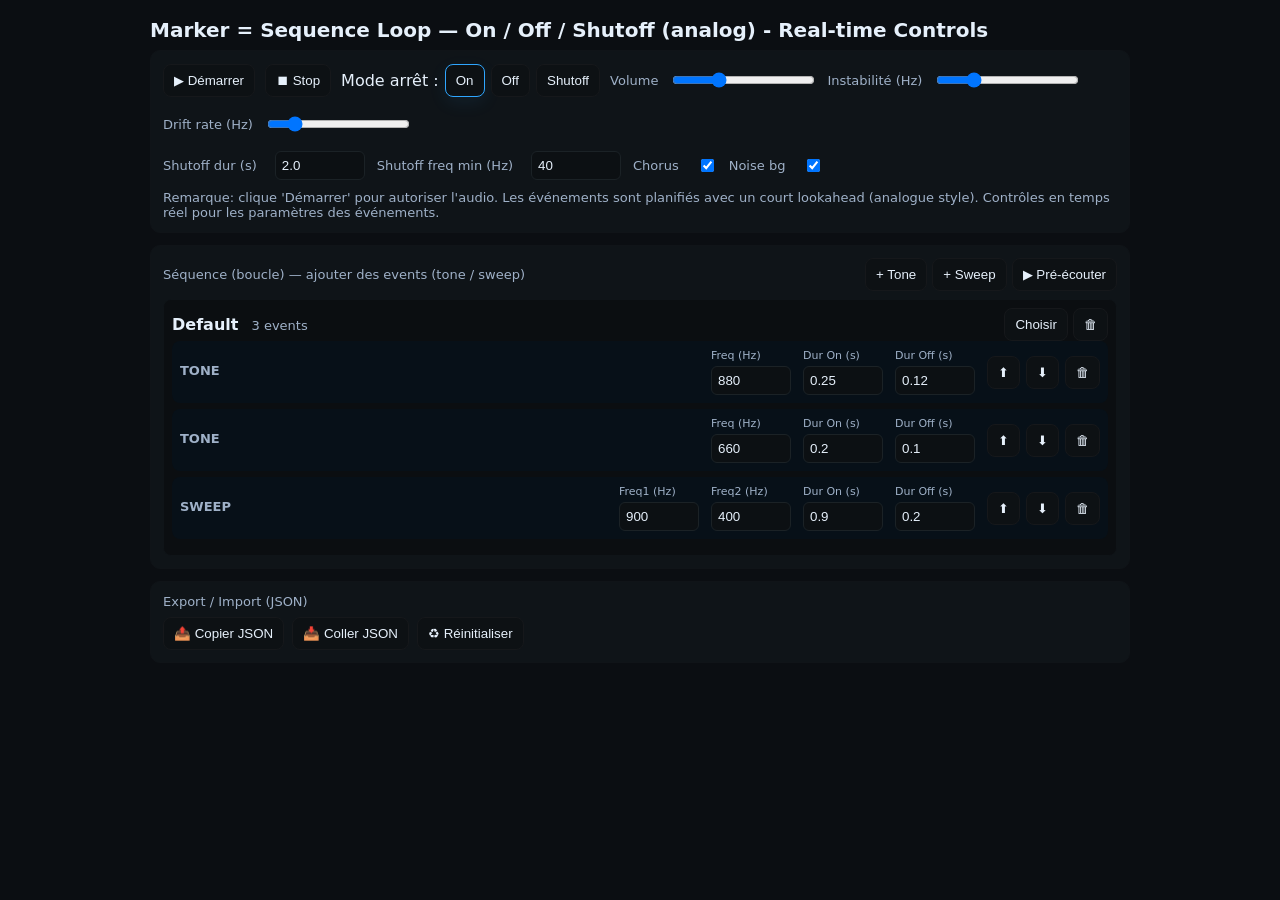
<file: radio/module/analog-modulator/v2/index.html>
<!doctype html>
<html lang="fr">
<head>
<meta charset="utf-8" />
<meta name="viewport" content="width=device-width,initial-scale=1" />
<title>Marker = sequence loop + Shutoff (analog feel) - Real-time Controls</title>
<style>
  :root{--bg:#0b0e12;--panel:#0f1418;--muted:#9fb1c8;--accent:#2fa6ff;--warm:#ff9a3c}
  *{box-sizing:border-box}
  body{font-family:Inter,system-ui,Arial,sans-serif;background:var(--bg);color:#e6f0fb;margin:0;padding:18px}
  .wrap{max-width:980px;margin:0 auto}
  h1{margin:0 0 8px;font-size:20px}
  .panel{background:var(--panel);border:1px solid #101418;padding:12px;border-radius:10px;margin-bottom:12px}
  .row{display:flex;gap:8px;align-items:center;flex-wrap:wrap}
  button{background:#0d1114;border:1px solid #16181b;color:#e6f0fb;padding:8px 10px;border-radius:8px;cursor:pointer}
  button.sel{border-color:var(--accent);box-shadow:0 6px 18px rgba(47,166,255,0.08)}
  input, select{background:#0c1013;border:1px solid #1b2226;color:#e6f0fb;padding:6px;border-radius:6px}
  .small{font-size:13px;color:var(--muted)}
  .controls{display:flex;gap:10px;align-items:center;flex-wrap:wrap}
  .seq-list{margin-top:8px;padding:8px;background:#0b0e11;border-radius:8px;min-height:90px;border:1px solid #0f1418}
  .ev{display:flex;justify-content:space-between;align-items:center;padding:8px;border-radius:8px;margin-bottom:6px;background:#071018}
  .ev .meta{color:var(--muted);font-size:13px}
  .footer{margin-top:10px;color:var(--muted);font-size:13px}
  label{font-size:13px;color:var(--muted);margin-right:6px}
  .col{display:flex;flex-direction:column;gap:8px}
  .param{display:flex;flex-direction:column;gap:4px;margin-right:12px}
  .param label{font-size:11px}
  .param input{width:80px}
</style>
</head>
<body>
  <div class="wrap">
    <h1>Marker = Sequence Loop — On / Off / Shutoff (analog) - Real-time Controls</h1>

    <div class="panel">
      <div class="row controls">
        <button id="startBtn">▶ Démarrer</button>
        <button id="stopBtn">⏹ Stop</button>

        <div style="display:flex;gap:6px;align-items:center">
          Mode arrêt :
          <button id="modeOn" class="sel">On</button>
          <button id="modeOff">Off</button>
          <button id="modeShut">Shutoff</button>
        </div>

        <div style="display:flex;gap:6px;align-items:center">
          <label class="small">Volume</label>
          <input id="vol" type="range" min="0" max="1" step="0.001" value="0.28">
        </div>

        <div style="display:flex;gap:6px;align-items:center">
          <label class="small">Instabilité (Hz)</label>
          <input id="instab" type="range" min="0" max="15" step="0.1" value="3">
        </div>

        <div style="display:flex;gap:6px;align-items:center">
          <label class="small">Drift rate (Hz)</label>
          <input id="driftRate" type="range" min="0.05" max="1.2" step="0.01" value="0.18">
        </div>
      </div>

      <div class="row" style="margin-top:10px;gap:12px;align-items:center">
        <label class="small">Shutoff dur (s)</label>
        <input id="shutoffDur" type="number" value="2.0" step="0.1" style="width:90px">
        <label class="small">Shutoff freq min (Hz)</label>
        <input id="shutoffMin" type="number" value="40" step="1" style="width:90px">
        <label class="small">Chorus</label>
        <input id="chorusOn" type="checkbox" checked>
        <label class="small">Noise bg</label>
        <input id="noiseOn" type="checkbox" checked>
      </div>

      <div class="footer">Remarque: clique 'Démarrer' pour autoriser l'audio. Les événements sont planifiés avec un court lookahead (analogue style). Contrôles en temps réel pour les paramètres des événements.</div>
    </div>

    <div class="panel">
      <div style="display:flex;justify-content:space-between;align-items:center">
        <div>
          <div class="small">Séquence (boucle) — ajouter des events (tone / sweep)</div>
        </div>
        <div>
          <button id="btnAddTone">+ Tone</button>
          <button id="btnAddSweep">+ Sweep</button>
          <button id="btnPreview">▶ Pré-écouter</button>
        </div>
      </div>

      <div class="seq-list" id="seqList"></div>
    </div>

    <div class="panel">
      <div class="small">Export / Import (JSON)</div>
      <div style="display:flex;gap:8px;margin-top:8px">
        <button id="btnExport">📤 Copier JSON</button>
        <button id="btnImport">📥 Coller JSON</button>
        <button id="btnReset">♻ Réinitialiser</button>
      </div>
    </div>
  </div>

<script>
/* ======= LOGIQUE AUDIO + SCHEDULER ======= */
const LOOKAHEAD = 0.20;      // secondes planifiées en avance
const SCHED_INTERVAL = 50;   // ms

let ctx = null;
let masterGain = null;
let noiseNode = null, noiseGain = null;
let chorusNodes = [];
let schedulerTimer = null;
let isPlaying = false;

let sequences = {};     // stockage des sequences dans localStorage (obj: name->array)
let activeSeqName = null;
const LS_KEY = 'marker_seq_v2_rt'; // different key for this version

// scheduling state
let nextEventTime = 0;
let seqIndex = 0;       // index dans la séquence active
let activeNodes = [];   // liste des nodes actuellement actifs (pour shutoff)

const seqListEl = document.getElementById('seqList');
const startBtn = document.getElementById('startBtn');
const stopBtn = document.getElementById('stopBtn');
const btnAddTone = document.getElementById('btnAddTone');
const btnAddSweep = document.getElementById('btnAddSweep');
const btnPreview = document.getElementById('btnPreview');

const volEl = document.getElementById('vol');
const instabEl = document.getElementById('instab');
const driftRateEl = document.getElementById('driftRate');
const shutoffDurEl = document.getElementById('shutoffDur');
const shutoffMinEl = document.getElementById('shutoffMin');
const chorusOnEl = document.getElementById('chorusOn');
const noiseOnEl = document.getElementById('noiseOn');

const modeOnBtn = document.getElementById('modeOn');
const modeOffBtn = document.getElementById('modeOff');
const modeShutBtn = document.getElementById('modeShut');

let stopMode = 'on'; // 'on' | 'off' | 'shutoff'

// UTIL: load/save
function defaultSeqs(){
  return {
    "Default": [
      { type:'tone', freq:880, durOn:0.25, durOff:0.12 },
      { type:'tone', freq:660, durOn:0.2, durOff:0.1 },
      { type:'sweep', freq1:900, freq2:400, durOn:0.9, durOff:0.2 }
    ]
  };
}
function loadSeqs(){
  try{
    const raw = localStorage.getItem(LS_KEY);
    if(raw){ sequences = JSON.parse(raw); }
    else sequences = defaultSeqs();
  }catch(e){ sequences = defaultSeqs(); }
  activeSeqName = Object.keys(sequences)[0];
}
function saveSeqs(){ localStorage.setItem(LS_KEY, JSON.stringify(sequences)); renderSeqList(); }

// UI: render sequence list and events
function renderSeqList(){
  seqListEl.innerHTML = '';
  Object.keys(sequences).forEach(name=>{
    const box = document.createElement('div');
    box.style.marginBottom = '8px';
    box.innerHTML = `<div style="display:flex;justify-content:space-between;align-items:center">
      <div><strong>${name}</strong> <span class="small" style="margin-left:8px">${sequences[name].length} events</span></div>
      <div>
        <button data-name="${name}" class="chooseBtn">Choisir</button>
        <button data-name="${name}" class="delBtn">🗑</button>
      </div>
    </div>`;
    // events
    const evContainer = document.createElement('div');
    sequences[name].forEach((ev, i)=>{
      const evDiv = document.createElement('div');
      evDiv.className = 'ev';
      evDiv.innerHTML = `<div style="flex:1">
        <div class="meta"><strong>${ev.type.toUpperCase()}</strong></div>
        <div class="row" style="flex-wrap:wrap;gap:12px;margin-top:4px">`;
      if(ev.type === 'tone'){
        evDiv.innerHTML += `
          <div class="param">
            <label>Freq (Hz)</label>
            <input type="number" data-name="${name}" data-idx="${i}" data-prop="freq" value="${ev.freq}" step="1" min="20" max="2000">
          </div>
          <div class="param">
            <label>Dur On (s)</label>
            <input type="number" data-name="${name}" data-idx="${i}" data-prop="durOn" value="${ev.durOn}" step="0.01" min="0.01" max="5">
          </div>
          <div class="param">
            <label>Dur Off (s)</label>
            <input type="number" data-name="${name}" data-idx="${i}" data-prop="durOff" value="${ev.durOff}" step="0.01" min="0" max="5">
          </div>`;
      } else {
        evDiv.innerHTML += `
          <div class="param">
            <label>Freq1 (Hz)</label>
            <input type="number" data-name="${name}" data-idx="${i}" data-prop="freq1" value="${ev.freq1}" step="1" min="20" max="2000">
          </div>
          <div class="param">
            <label>Freq2 (Hz)</label>
            <input type="number" data-name="${name}" data-idx="${i}" data-prop="freq2" value="${ev.freq2}" step="1" min="20" max="2000">
          </div>
          <div class="param">
            <label>Dur On (s)</label>
            <input type="number" data-name="${name}" data-idx="${i}" data-prop="durOn" value="${ev.durOn}" step="0.01" min="0.01" max="5">
          </div>
          <div class="param">
            <label>Dur Off (s)</label>
            <input type="number" data-name="${name}" data-idx="${i}" data-prop="durOff" value="${ev.durOff}" step="0.01" min="0" max="5">
          </div>`;
      }
      evDiv.innerHTML += `
        </div>
      </div>
      <div style="display:flex;gap:6px">
        <button data-idx="${i}" data-name="${name}" class="moveUp">⬆</button>
        <button data-idx="${i}" data-name="${name}" class="moveDown">⬇</button>
        <button data-idx="${i}" data-name="${name}" class="delEv">🗑</button>
      </div>`;
      evContainer.appendChild(evDiv);
    });
    box.appendChild(evContainer);
    seqListEl.appendChild(box);
  });

  // attach simple handlers
  document.querySelectorAll('.chooseBtn').forEach(b=> b.onclick = (ev)=>{ activeSeqName = b.dataset.name; renderSeqList(); });
  document.querySelectorAll('.delBtn').forEach(b=> b.onclick = (ev)=>{ if(confirm('Supprimer la séquence ?')){ delete sequences[b.dataset.name]; const keys = Object.keys(sequences); if(keys.length===0){ sequences = defaultSeqs(); } activeSeqName = Object.keys(sequences)[0]; saveSeqs(); }});
  document.querySelectorAll('.delEv').forEach(b=> b.onclick = (ev)=>{ const idx = +b.dataset.idx; sequences[b.dataset.name].splice(idx,1); saveSeqs(); });
  document.querySelectorAll('.moveUp').forEach(b=> b.onclick = (ev)=>{ const idx=+b.dataset.idx; const arr=sequences[b.dataset.name]; if(idx>0){ arr.splice(idx-1,0,arr.splice(idx,1)[0]); saveSeqs(); }});
  document.querySelectorAll('.moveDown').forEach(b=> b.onclick = (ev)=>{ const idx=+b.dataset.idx; const arr=sequences[b.dataset.name]; if(idx<arr.length-1){ arr.splice(idx+1,0,arr.splice(idx,1)[0]); saveSeqs(); }});

  // attach input handlers for real-time update
  document.querySelectorAll('input[data-prop]').forEach(inp=>{
    inp.oninput = ()=>{
      const name = inp.dataset.name;
      const idx = +inp.dataset.idx;
      const prop = inp.dataset.prop;
      const val = parseFloat(inp.value);
      if(!isNaN(val)){
        sequences[name][idx][prop] = val;
        saveSeqs(); // save immediately
      }
    };
  });
}

// add events
btnAddTone.onclick = ()=>{
  if(!activeSeqName) activeSeqName = Object.keys(sequences)[0];
  sequences[activeSeqName].push({type:'tone', freq:440, durOn:0.4, durOff:0.15});
  saveSeqs();
};
btnAddSweep.onclick = ()=>{
  if(!activeSeqName) activeSeqName = Object.keys(sequences)[0];
  sequences[activeSeqName].push({type:'sweep', freq1:900, freq2:400, durOn:0.9, durOff:0.2});
  saveSeqs();
};

// init load
loadSeqs();
renderSeqList();

// AUDIO: init
async function initAudio(){
  if(ctx) return;
  ctx = new (window.AudioContext || window.webkitAudioContext)();
  masterGain = ctx.createGain();
  masterGain.gain.value = parseFloat(volEl.value);
  masterGain.connect(ctx.destination);

  // noise background
  if(noiseOnEl.checked){
    const bufferSize = 2 * ctx.sampleRate;
    const buffer = ctx.createBuffer(1, bufferSize, ctx.sampleRate);
    const data = buffer.getChannelData(0);
    for(let i=0;i<bufferSize;i++){
      data[i] = (Math.random()*2-1 + Math.random()*2-1 + Math.random()*2-1)/6; // slightly pinkish random
    }
    noiseNode = ctx.createBufferSource();
    noiseNode.buffer = buffer;
    noiseNode.loop = true;
    noiseGain = ctx.createGain();
    noiseGain.gain.value = 0.03;
    noiseNode.connect(noiseGain).connect(masterGain);
    noiseNode.start();
  }

  // optional light chorus: create 2 delays modulated
  if(chorusOnEl.checked){
    createChorusChain();
  }
}

// chorus helper: create a subtle stereo-ish chorus feeding master
function createChorusChain(){
  // a gentle chorus implemented with a modulated delay; for simplicity, we create two delays and LFOs
  function mkChorus(rate, depth, delayTime){
    const delay = ctx.createDelay(0.05);
    const lfo = ctx.createOscillator();
    const lfoGain = ctx.createGain();
    lfo.frequency.value = rate;
    lfoGain.gain.value = depth;
    lfo.connect(lfoGain).connect(delay.delayTime);
    delay.delayTime.value = delayTime;
    lfo.start();
    return {delay, lfo, lfoGain};
  }
  // connect masterGain -> split -> delays -> masterGain to add subtle wet
  try{
    const wetGain = ctx.createGain(); wetGain.gain.value = 0.12;
    const splitter = ctx.createChannelSplitter(1);
    const merger = ctx.createChannelMerger(1);
    // input -> delay -> wetGain -> masterGain
    // simpler: tap from masterGain input by creating a separate gain
    const inputTap = ctx.createGain();
    inputTap.gain.value = 1.0;
    // reconnect masterGain.destination is ctx.destination; we will insert inputTap in series by connecting masterGain -> inputTap -> ctx.destination? Keep simple: connect an additional small delay chain from masterGain to destination
    // Since we already connected masterGain to destination, create a small extra chain: masterGain -> delay -> wetGain -> destination
    const ch = mkChorus(0.12, 0.004, 0.01);
    masterGain.connect(ch.delay).connect(wetGain).connect(ctx.destination);
    chorusNodes.push(ch);
  }catch(e){}
}

// schedule helpers
function computeLoopDuration(seq){
  if(!seq || seq.length===0) return 0;
  return seq.reduce((s,ev)=> s + (Number(ev.durOn)||0) + (Number(ev.durOff)||0), 0);
}

// schedule one tone event
function scheduleTone(timeStart, ev){
  const osc1 = ctx.createOscillator();
  const osc2 = ctx.createOscillator();
  const g = ctx.createGain();
  // timbre: saw + triangle
  osc1.type = 'sawtooth';
  osc2.type = 'triangle';
  const baseFreq = ev.freq;
  osc1.frequency.setValueAtTime(baseFreq * (1 + (Math.random()*0.004 - 0.002)), timeStart); // tiny random
  osc2.frequency.setValueAtTime(baseFreq * (1 + (Math.random()*0.006 - 0.003)), timeStart);
  // vibrato / instability LFO
  const instabHz = parseFloat(instabEl.value);
  const driftRate = parseFloat(driftRateEl.value);
  let lfo1=null, lfoGain1=null, lfo2=null, lfoGain2=null;
  if(instabHz > 0.001){
    lfo1 = ctx.createOscillator(); lfoGain1 = ctx.createGain();
    lfo1.type = 'sine'; lfo1.frequency.value = driftRate;
    lfoGain1.gain.value = instabHz * 0.5; // +/- instab/2
    lfo1.connect(lfoGain1);
    lfoGain1.connect(osc1.frequency);
    lfo1.start(timeStart);
    // second lfo for osc2 with slightly different phase/rate
    lfo2 = ctx.createOscillator(); lfoGain2 = ctx.createGain();
    lfo2.type = 'sine'; lfo2.frequency.value = Math.max(0.02, driftRate * (1 + (Math.random()*0.15 - 0.075)));
    lfoGain2.gain.value = instabHz * 0.6;
    lfo2.connect(lfoGain2); lfoGain2.connect(osc2.frequency);
    lfo2.start(timeStart);
  }

  // gain envelope
  const a = 0.008, r = 0.08;
  g.gain.setValueAtTime(0.0001, timeStart);
  g.gain.exponentialRampToValueAtTime(0.9, timeStart + a);
  g.gain.setValueAtTime(0.9, timeStart + ev.durOn - r);
  g.gain.exponentialRampToValueAtTime(0.0001, timeStart + ev.durOn + 0.01);

  // connect
  osc1.connect(g); osc2.connect(g);
  g.connect(masterGain);

  // start/stop
  osc1.start(timeStart);
  osc2.start(timeStart);
  const stopT = timeStart + ev.durOn + 0.02;
  osc1.stop(stopT);
  osc2.stop(stopT);

  // cleanup scheduling: after stopped, disconnect LFOs
  const cleanupDelay = (stopT - ctx.currentTime) * 1000 + 50;
  const nodeEntry = {
    type: 'tone',
    oscillators: [osc1, osc2],
    lfos: [lfo1, lfo2],
    lfoGains: [lfoGain1, lfoGain2],
    gainNode: g,
    stopTime: stopT
  };
  activeNodes.push(nodeEntry);
  setTimeout(()=> {
    // stop and disconnect lfos if any (they were stopped by osc stop but LFOs need stop)
    try{
      if(lfo1){ lfo1.stop(); lfoGain1.disconnect(); }
      if(lfo2){ lfo2.stop(); lfoGain2.disconnect(); }
    }catch(e){}
    // remove from activeNodes
    const idx = activeNodes.indexOf(nodeEntry);
    if(idx>=0) activeNodes.splice(idx,1);
    // allow GC
  }, cleanupDelay);
}

// schedule sweep (freq1 -> freq2)
function scheduleSweep(timeStart, ev){
  const osc = ctx.createOscillator();
  const g = ctx.createGain();
  osc.type = 'sawtooth';
  const f1 = ev.freq1, f2 = ev.freq2;
  const jitter = (Math.random()*0.01 - 0.005);
  osc.frequency.setValueAtTime(f1 * (1 + jitter), timeStart);
  osc.frequency.linearRampToValueAtTime(f2 * (1 + jitter), timeStart + ev.durOn);

  // instability LFO
  const instabHz = parseFloat(instabEl.value);
  const driftRate = parseFloat(driftRateEl.value);
  let lfo=null, lfoGain=null;
  if(instabHz > 0.001){
    lfo = ctx.createOscillator(); lfoGain = ctx.createGain();
    lfo.type = 'sine'; lfo.frequency.value = Math.max(0.03, driftRate * (1 + (Math.random()*0.2-0.1)));
    lfoGain.gain.value = instabHz * 0.5;
    lfo.connect(lfoGain); lfoGain.connect(osc.frequency);
    lfo.start(timeStart);
  }

  // envelope
  const a=0.01, r=0.08;
  g.gain.setValueAtTime(0.0001, timeStart);
  g.gain.exponentialRampToValueAtTime(0.85, timeStart + a);
  g.gain.setValueAtTime(0.85, timeStart + ev.durOn - r);
  g.gain.exponentialRampToValueAtTime(0.0001, timeStart + ev.durOn + 0.01);

  osc.connect(g); g.connect(masterGain);
  osc.start(timeStart);
  const stopT = timeStart + ev.durOn + 0.02;
  osc.stop(stopT);

  const nodeEntry = {
    type:'sweep',
    oscillators: [osc],
    lfos: [lfo],
    lfoGains: [lfoGain],
    gainNode: g,
    stopTime: stopT
  };
  activeNodes.push(nodeEntry);
  const cleanupDelay = (stopT - ctx.currentTime) * 1000 + 50;
  setTimeout(()=>{
    try{ if(lfo){ lfo.stop(); lfoGain.disconnect(); } }catch(e){}
    const idx = activeNodes.indexOf(nodeEntry); if(idx>=0) activeNodes.splice(idx,1);
  }, cleanupDelay);
}

// scheduler loop: schedule events up to LOOKAHEAD
function schedulerTick(){
  if(!isPlaying || !ctx) return;
  const now = ctx.currentTime;
  const seq = sequences[activeSeqName] || [];
  if(seq.length === 0) return;
  // schedule while nextEventTime < now + LOOKAHEAD
  while(nextEventTime < now + LOOKAHEAD){
    const ev = seq[seqIndex % seq.length];
    // clamp play if nextEventTime already past phase stop? We'll not complicate: user stop will clear scheduler.
    if(ev.type === 'tone'){
      scheduleTone(nextEventTime, ev);
    } else {
      scheduleSweep(nextEventTime, ev);
    }
    // advance
    nextEventTime += Number(ev.durOn || 0) + Number(ev.durOff || 0);
    seqIndex++;
    // safety: if loop duration is 0, break
    if(nextEventTime > now + 3600) break;
  }
}

// start playing
startBtn.onclick = async ()=>{
  if(isPlaying) return;
  await initAudio();
  isPlaying = true;
  // reset scheduling pointers
  seqIndex = 0;
  nextEventTime = ctx.currentTime + 0.06;
  // set volume
  masterGain.gain.value = parseFloat(volEl.value);
  schedulerTimer = setInterval(schedulerTick, SCHED_INTERVAL);
};

// stop behavior depending on mode
stopBtn.onclick = ()=>{
  if(!isPlaying) return;
  if(stopMode === 'off'){
    // immediate stop: clear scheduler, quickly fade out all active nodes
    clearInterval(schedulerTimer);
    schedulerTimer = null;
    // apply very short fade to each active node
    const now = ctx.currentTime;
    activeNodes.forEach(n=>{
      try{
        n.gainNode.gain.cancelScheduledValues(now);
        n.gainNode.gain.setValueAtTime(n.gainNode.gain.value, now);
        n.gainNode.gain.exponentialRampToValueAtTime(0.0001, now + 0.03);
        // stop oscillators shortly after
        n.oscillators.forEach(o=> { try{o.stop(now + 0.05);}catch(e){} });
        // stop lfos
        (n.lfos||[]).forEach(l=>{ try{ l.stop(now + 0.02); }catch(e){} });
      }catch(e){}
    });
    activeNodes = [];
    isPlaying = false;
  } else if(stopMode === 'shutoff'){
    // stop scheduling new events, perform frequency descent + fade for currently active nodes
    clearInterval(schedulerTimer);
    schedulerTimer = null;
    const now = ctx.currentTime;
    const dur = Math.max(0.05, parseFloat(shutoffDurEl.value) || 1.0);
    const freqMin = Math.max(10, parseFloat(shutoffMinEl.value) || 40);
    // For each active node that is currently sounding (stopTime > now), ramp its oscillator(s) and fade gain
    activeNodes.forEach(n=>{
      if(n.stopTime && n.stopTime <= now + 0.02){
        // if will stop almost now, leave it
        return;
      }
      try{
        // fade
        n.gainNode.gain.cancelScheduledValues(now);
        const currentGain = Math.max(0.0001, n.gainNode.gain.value || 0.8);
        n.gainNode.gain.setValueAtTime(currentGain, now);
        n.gainNode.gain.linearRampToValueAtTime(0.0001, now + dur);
        // ramp frequencies to freqMin
        (n.oscillators || []).forEach(o=>{
          try{
            o.frequency.cancelScheduledValues(now);
            const curF = o.frequency.value || 440;
            o.frequency.setValueAtTime(Math.max(10, o.frequency.value || 440), now);
            o.frequency.linearRampToValueAtTime(freqMin, now + dur);
            // stop oscillator at end
            o.stop(now + dur + 0.05);
          }catch(e){}
        });
        // stop lfos slightly earlier
        (n.lfos||[]).forEach(l=>{ try{ l.stop(now + dur + 0.02);}catch(e){} });
      }catch(e){}
    });
    // after shutoff duration, clear activeNodes and mark stopped
    setTimeout(()=>{ activeNodes = []; isPlaying = false; }, (dur + 0.12) * 1000);
  } else { // stopMode === 'on' -> gentle fade
    clearInterval(schedulerTimer); schedulerTimer = null;
    const now = ctx.currentTime;
    activeNodes.forEach(n=>{
      try{
        n.gainNode.gain.cancelScheduledValues(now);
        const cur = Math.max(0.0001, n.gainNode.gain.value || 0.8);
        n.gainNode.gain.setValueAtTime(cur, now);
        n.gainNode.gain.exponentialRampToValueAtTime(0.0001, now + 0.15);
        n.oscillators.forEach(o=>{ try{ o.stop(now + 0.18); }catch(e){} });
        (n.lfos||[]).forEach(l=>{ try{ l.stop(now + 0.17); }catch(e){} });
      }catch(e){}
    });
    setTimeout(()=>{ activeNodes = []; isPlaying = false; }, 220);
  }
};

// update volume live
volEl.addEventListener('input', ()=> { if(masterGain) masterGain.gain.value = parseFloat(volEl.value); });

// preview: play the sequence once immediately
btnPreview.onclick = async ()=>{
  await initAudio();
  const seq = sequences[activeSeqName] || [];
  if(seq.length === 0) return alert('Séquence vide');
  const now = ctx.currentTime + 0.05;
  let t = now;
  seq.forEach(ev=>{
    if(ev.type==='tone') scheduleTone(t, ev);
    else scheduleSweep(t, ev);
    t += (Number(ev.durOn) || 0) + (Number(ev.durOff) || 0);
  });
};

// mode buttons logic
function setMode(m){
  stopMode = m;
  [modeOnBtn, modeOffBtn, modeShutBtn].forEach(b=> b.classList.remove('sel'));
  if(m==='on') modeOnBtn.classList.add('sel');
  if(m==='off') modeOffBtn.classList.add('sel');
  if(m==='shutoff') modeShutBtn.classList.add('sel');
}
modeOnBtn.onclick = ()=> setMode('on');
modeOffBtn.onclick = ()=> setMode('off');
modeShutBtn.onclick = ()=> setMode('shutoff');
setMode('on'); // default

// export/import/reset
document.getElementById('btnExport').onclick = ()=>{
  const payload = { sequences };
  const txt = JSON.stringify(payload, null, 2);
  navigator.clipboard && navigator.clipboard.writeText(txt).then(()=>alert('JSON copié'));
};
document.getElementById('btnImport').onclick = ()=>{
  const txt = prompt('Colle le JSON des sequences (format {\"sequences\":{...}} ou {"sequences":...} ou simplement {"name":[...]})');
  if(!txt) return;
  try{
    const obj = JSON.parse(txt);
    if(obj.sequences) sequences = obj.sequences;
    else sequences = obj;
    activeSeqName = Object.keys(sequences)[0];
    saveSeqs();
    alert('Import OK');
  }catch(e){ alert('JSON invalide'); }
};
document.getElementById('btnReset').onclick = ()=>{
  if(confirm('Réinitialiser les sequences par défaut ?')){ sequences = defaultSeqs(); activeSeqName = Object.keys(sequences)[0]; saveSeqs(); }
};

// small UI: save when window unloads
window.addEventListener('beforeunload', ()=> saveSeqs());

// save changes automatically when checkbox toggles that affect audio chains
chorusOnEl.addEventListener('change', ()=>{ if(ctx){ try{ chorusNodes.forEach(c=>{ c.lfo.stop(); try{ c.lfoGain.disconnect(); }catch(e){} }); chorusNodes = []; }catch(e){} }});
noiseOnEl.addEventListener('change', ()=>{ if(ctx){ try{ if(noiseNode){ noiseNode.stop(); noiseNode.disconnect(); noiseNode = null; } if(noiseOnEl.checked){ // recreate
  const bufferSize = 2 * ctx.sampleRate;
  const buffer = ctx.createBuffer(1, bufferSize, ctx.sampleRate);
  const data = buffer.getChannelData(0);
  for(let i=0;i<bufferSize;i++) data[i] = (Math.random()*2-1 + Math.random()*2-1)/4;
  noiseNode = ctx.createBufferSource(); noiseNode.buffer = buffer; noiseNode.loop = true;
  noiseGain = ctx.createGain(); noiseGain.gain.value = 0.03; noiseNode.connect(noiseGain).connect(masterGain); noiseNode.start();
 } }catch(e){} }});

// initial save to ensure localStorage present
saveSeqs();

</script>
</body>
</html>
</file>
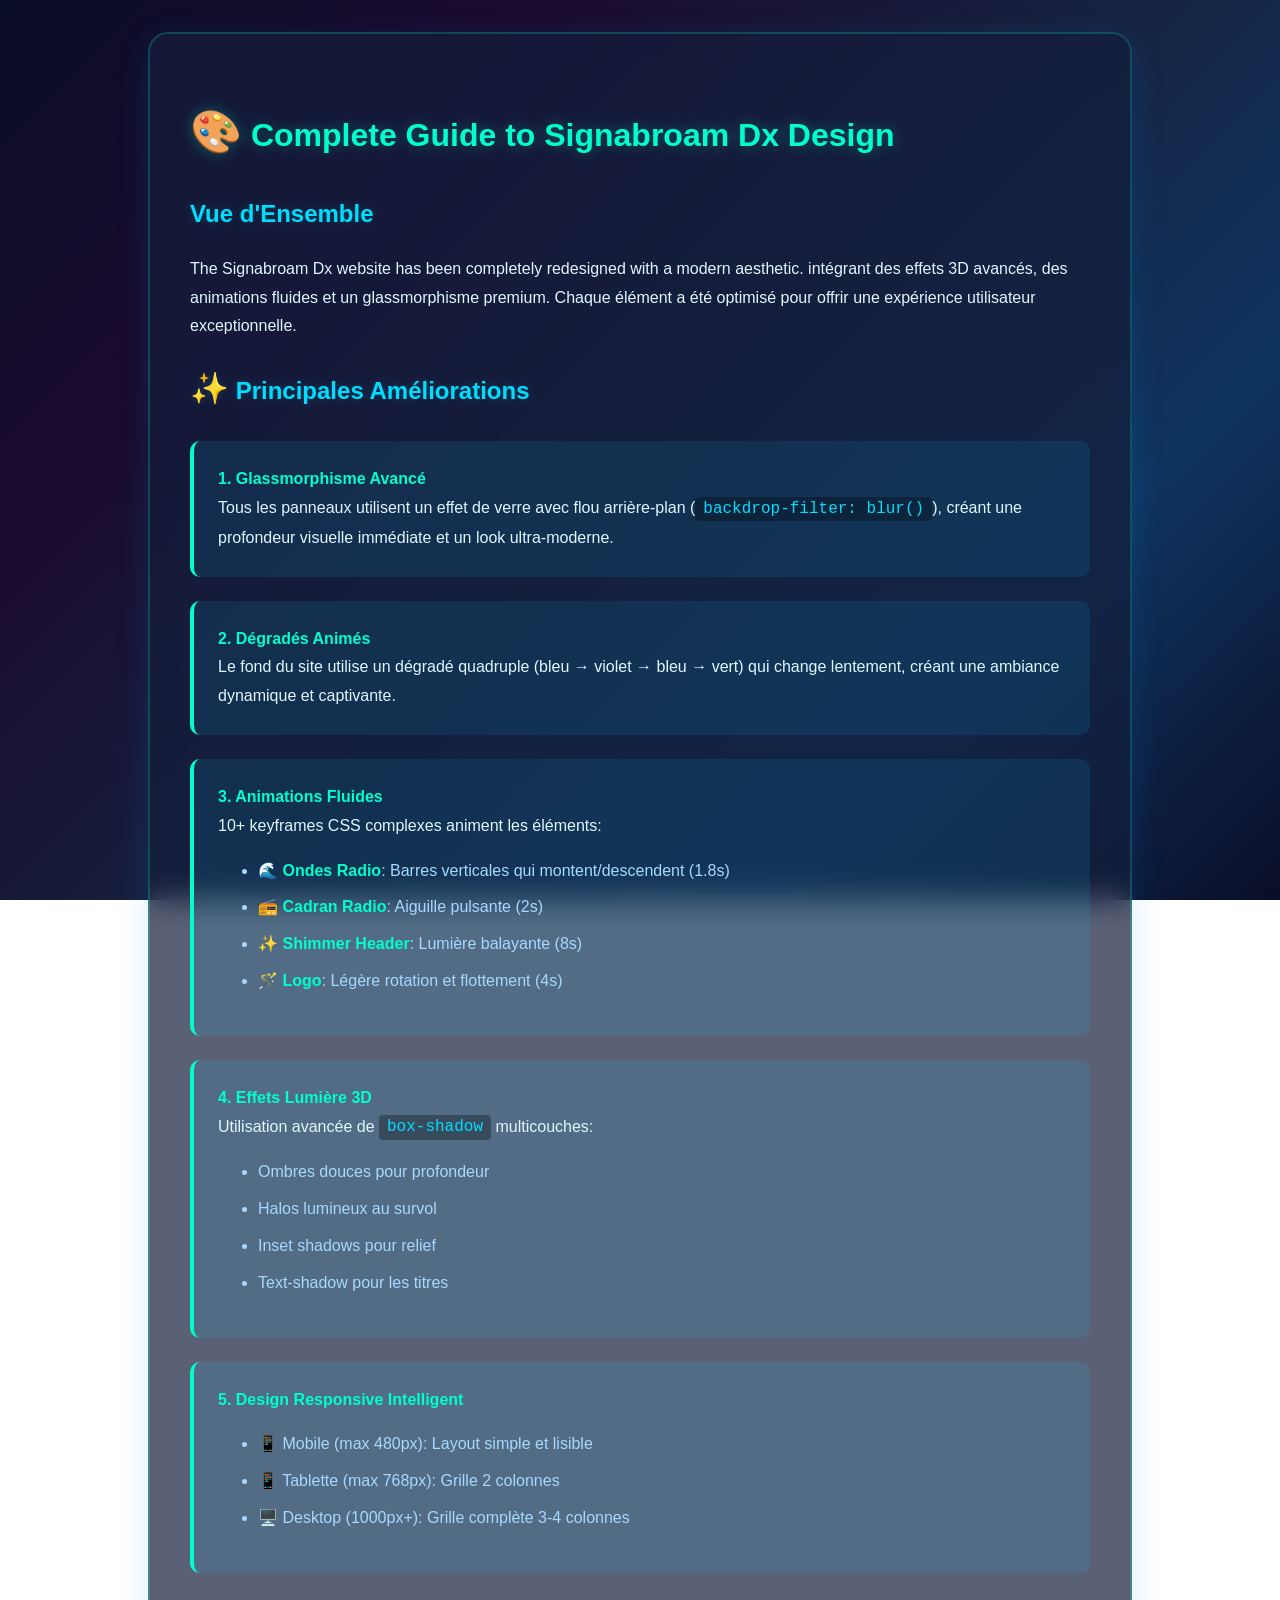
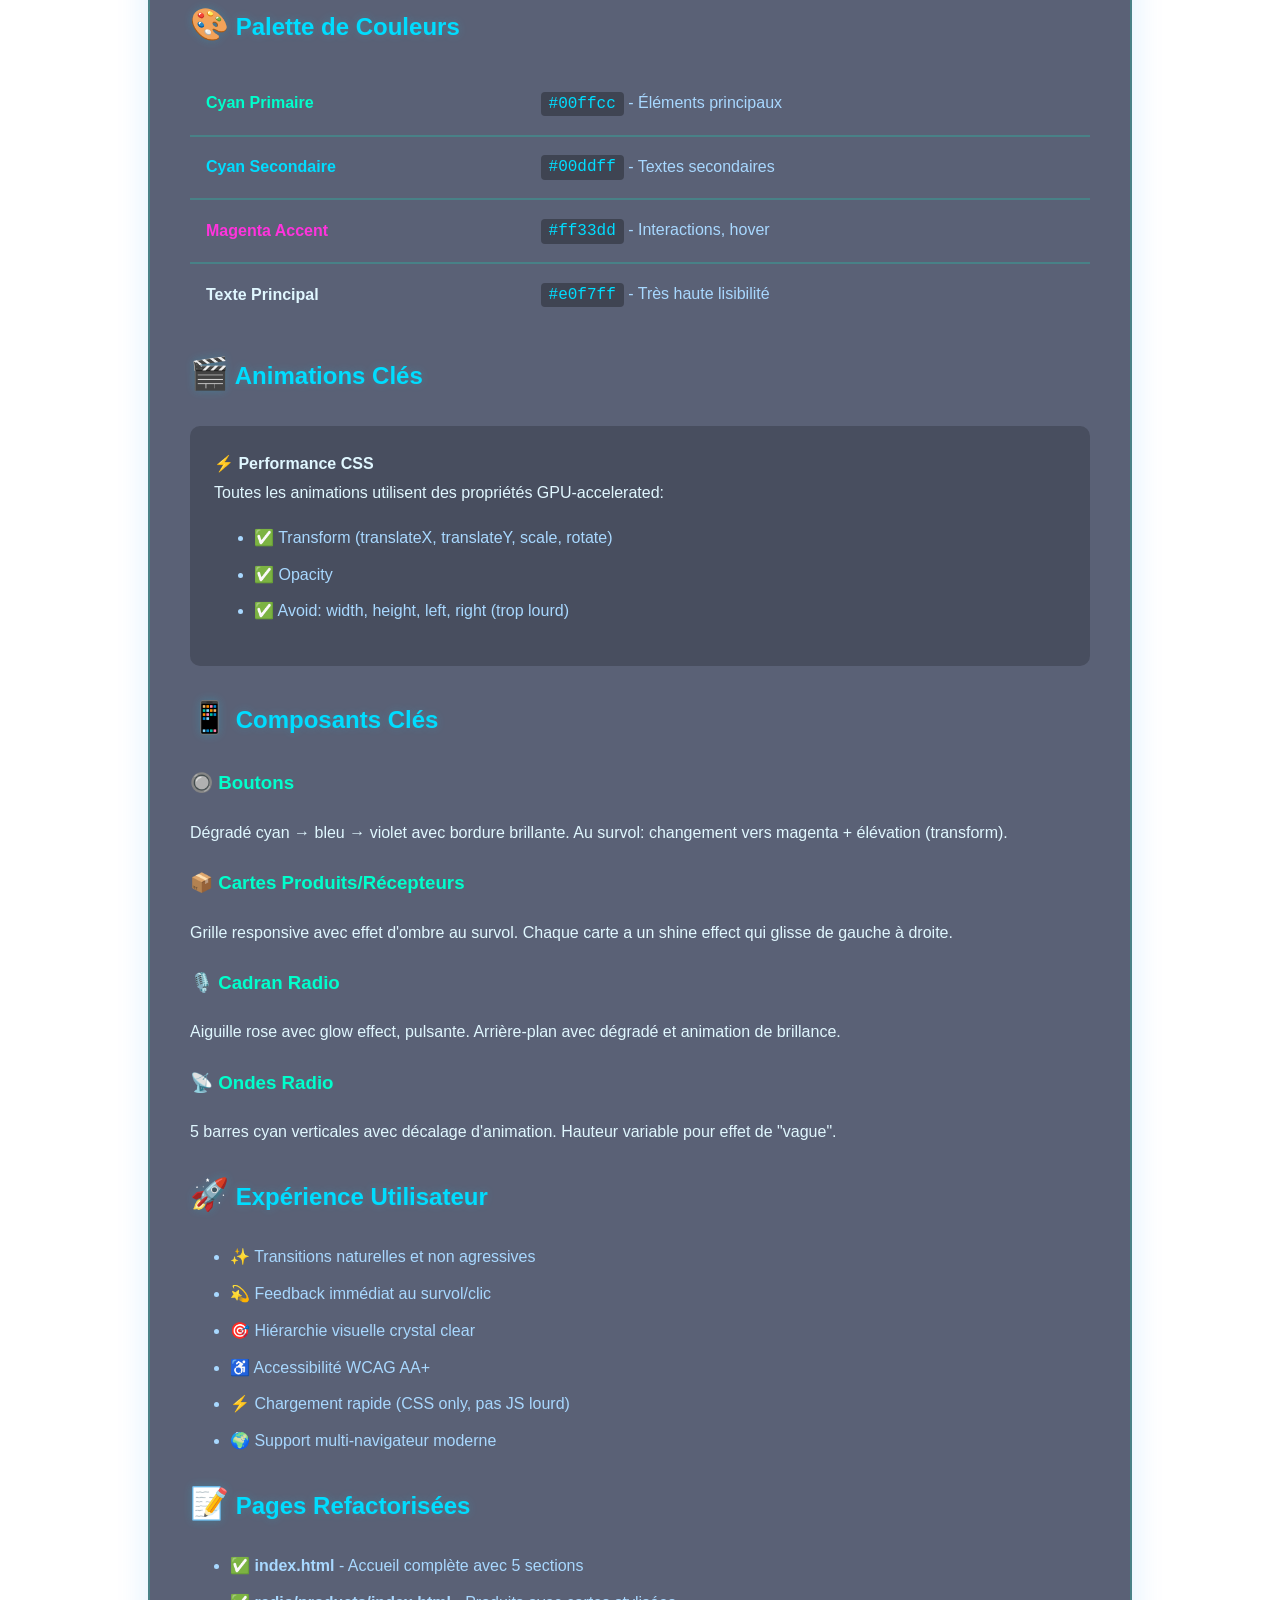
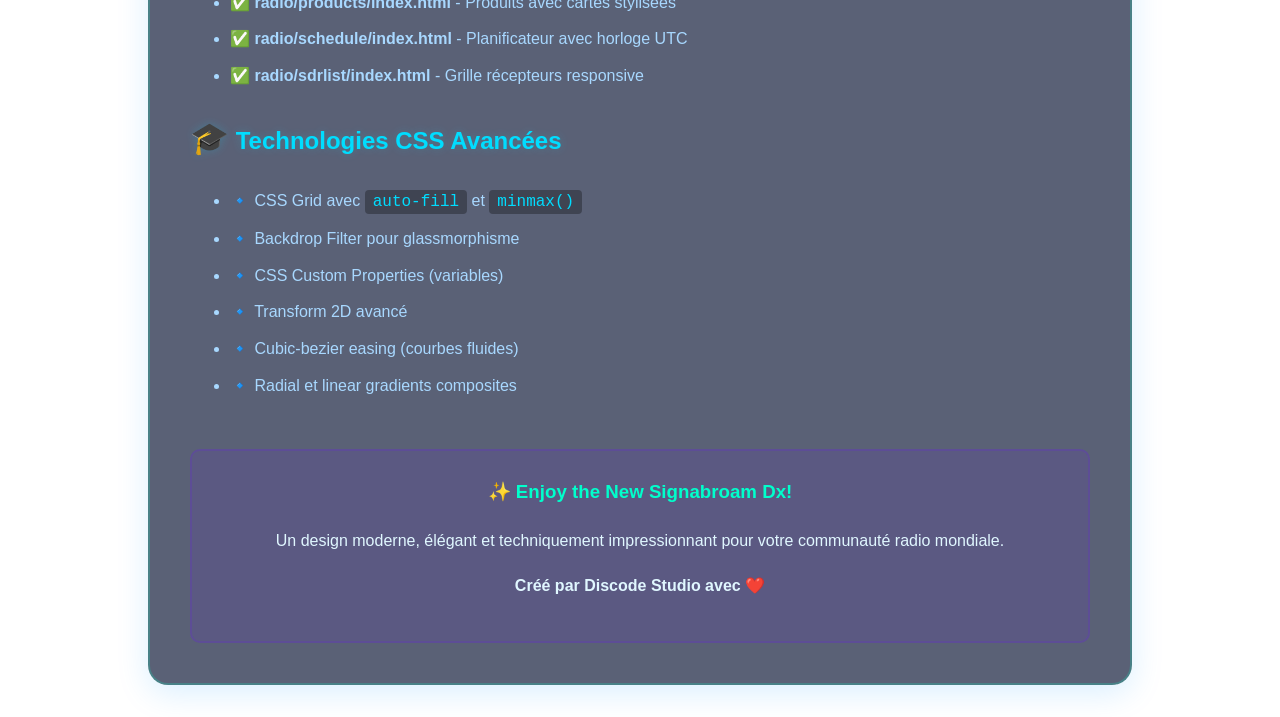
<file: GUIDE_VISUEL.html>
<!DOCTYPE html>
<html lang="fr">
<head>
    <meta charset="UTF-8">
    <meta name="viewport" content="width=device-width, initial-scale=1.0">
    <title>Design Guide - Signabroam Dx</title>
    <style>
        body {
            background: linear-gradient(135deg, #0a0e27 0%, #1a0a2e 25%, #16213e 50%, #0f3460 75%, #0a0e27 100%);
            background-attachment: fixed;
            color: #e0f7ff;
            font-family: 'Segoe UI', sans-serif;
            margin: 0;
            padding: 2em;
            line-height: 1.8;
        }
        .container {
            max-width: 900px;
            margin: 0 auto;
            background: rgba(20, 30, 60, 0.7);
            border: 2px solid rgba(0, 255, 200, 0.2);
            border-radius: 20px;
            padding: 2.5em;
            backdrop-filter: blur(15px);
            box-shadow: 0 8px 32px rgba(0, 150, 255, 0.15);
        }
        h1 { color: #00ffcc; text-shadow: 0 0 15px rgba(0, 255, 204, 0.3); }
        h2 { color: #00ddff; text-shadow: 0 0 10px rgba(0, 221, 255, 0.2); }
        h3 { color: #00ffcc; }
        .feature {
            background: rgba(0, 200, 255, 0.1);
            border-left: 4px solid #00ffcc;
            padding: 1.5em;
            margin: 1.5em 0;
            border-radius: 10px;
        }
        .feature strong { color: #00ffcc; }
        code {
            background: rgba(0, 0, 0, 0.3);
            padding: 0.2em 0.5em;
            border-radius: 4px;
            font-family: 'Courier New', monospace;
            color: #00ddff;
        }
        ul { color: #a8d8ff; }
        li { margin: 0.5em 0; }
        .emoji { font-size: 1.3em; }
        a {
            color: #00ffcc;
            text-decoration: none;
            transition: all 0.3s ease;
        }
        a:hover {
            color: #ff33dd;
            text-shadow: 0 0 10px rgba(255, 51, 221, 0.4);
        }
    </style>
</head>
<body>
    <div class="container">
        <h1><span class="emoji">🎨</span> Complete Guide to Signabroam Dx Design</h1>
        
        <h2>Vue d'Ensemble</h2>
        <p>
            The Signabroam Dx website has been completely redesigned with a modern aesthetic. 
            intégrant des effets 3D avancés, des animations fluides et un glassmorphisme premium. 
            Chaque élément a été optimisé pour offrir une expérience utilisateur exceptionnelle.
        </p>

        <h2><span class="emoji">✨</span> Principales Améliorations</h2>

        <div class="feature">
            <strong>1. Glassmorphisme Avancé</strong><br>
            Tous les panneaux utilisent un effet de verre avec flou arrière-plan (<code>backdrop-filter: blur()</code>), 
            créant une profondeur visuelle immédiate et un look ultra-moderne.
        </div>

        <div class="feature">
            <strong>2. Dégradés Animés</strong><br>
            Le fond du site utilise un dégradé quadruple (bleu → violet → bleu → vert) qui change lentement, 
            créant une ambiance dynamique et captivante.
        </div>

        <div class="feature">
            <strong>3. Animations Fluides</strong><br>
            10+ keyframes CSS complexes animent les éléments:
            <ul>
                <li>🌊 <strong>Ondes Radio</strong>: Barres verticales qui montent/descendent (1.8s)</li>
                <li>📻 <strong>Cadran Radio</strong>: Aiguille pulsante (2s)</li>
                <li>✨ <strong>Shimmer Header</strong>: Lumière balayante (8s)</li>
                <li>🪄 <strong>Logo</strong>: Légère rotation et flottement (4s)</li>
            </ul>
        </div>

        <div class="feature">
            <strong>4. Effets Lumière 3D</strong><br>
            Utilisation avancée de <code>box-shadow</code> multicouches:
            <ul>
                <li>Ombres douces pour profondeur</li>
                <li>Halos lumineux au survol</li>
                <li>Inset shadows pour relief</li>
                <li>Text-shadow pour les titres</li>
            </ul>
        </div>

        <div class="feature">
            <strong>5. Design Responsive Intelligent</strong><br>
            <ul>
                <li>📱 Mobile (max 480px): Layout simple et lisible</li>
                <li>📱 Tablette (max 768px): Grille 2 colonnes</li>
                <li>🖥️ Desktop (1000px+): Grille complète 3-4 colonnes</li>
            </ul>
        </div>

        <h2><span class="emoji">🎨</span> Palette de Couleurs</h2>
        <table style="width: 100%; border-collapse: collapse;">
            <tr style="border-bottom: 2px solid rgba(0, 255, 200, 0.2);">
                <td style="padding: 1em; color: #00ffcc;"><strong>Cyan Primaire</strong></td>
                <td style="padding: 1em; color: #a8d8ff;"><code>#00ffcc</code> - Éléments principaux</td>
            </tr>
            <tr style="border-bottom: 2px solid rgba(0, 255, 200, 0.2);">
                <td style="padding: 1em; color: #00ddff;"><strong>Cyan Secondaire</strong></td>
                <td style="padding: 1em; color: #a8d8ff;"><code>#00ddff</code> - Textes secondaires</td>
            </tr>
            <tr style="border-bottom: 2px solid rgba(0, 255, 200, 0.2);">
                <td style="padding: 1em; color: #ff33dd;"><strong>Magenta Accent</strong></td>
                <td style="padding: 1em; color: #a8d8ff;"><code>#ff33dd</code> - Interactions, hover</td>
            </tr>
            <tr>
                <td style="padding: 1em;"><strong>Texte Principal</strong></td>
                <td style="padding: 1em; color: #a8d8ff;"><code>#e0f7ff</code> - Très haute lisibilité</td>
            </tr>
        </table>

        <h2><span class="emoji">🎬</span> Animations Clés</h2>
        <div style="background: rgba(0, 0, 0, 0.2); padding: 1.5em; border-radius: 10px; margin: 1.5em 0;">
            <strong>⚡ Performance CSS</strong><br>
            Toutes les animations utilisent des propriétés GPU-accelerated:
            <ul>
                <li>✅ Transform (translateX, translateY, scale, rotate)</li>
                <li>✅ Opacity</li>
                <li>✅ Avoid: width, height, left, right (trop lourd)</li>
            </ul>
        </div>

        <h2><span class="emoji">📱</span> Composants Clés</h2>

        <h3>🔘 Boutons</h3>
        <p>
            Dégradé cyan → bleu → violet avec bordure brillante. 
            Au survol: changement vers magenta + élévation (transform).
        </p>

        <h3>📦 Cartes Produits/Récepteurs</h3>
        <p>
            Grille responsive avec effet d'ombre au survol. 
            Chaque carte a un shine effect qui glisse de gauche à droite.
        </p>

        <h3>🎙️ Cadran Radio</h3>
        <p>
            Aiguille rose avec glow effect, pulsante. 
            Arrière-plan avec dégradé et animation de brillance.
        </p>

        <h3>📡 Ondes Radio</h3>
        <p>
            5 barres cyan verticales avec décalage d'animation. 
            Hauteur variable pour effet de "vague".
        </p>

        <h2><span class="emoji">🚀</span> Expérience Utilisateur</h2>
        <ul>
            <li>✨ Transitions naturelles et non agressives</li>
            <li>💫 Feedback immédiat au survol/clic</li>
            <li>🎯 Hiérarchie visuelle crystal clear</li>
            <li>♿ Accessibilité WCAG AA+</li>
            <li>⚡ Chargement rapide (CSS only, pas JS lourd)</li>
            <li>🌍 Support multi-navigateur moderne</li>
        </ul>

        <h2><span class="emoji">📝</span> Pages Refactorisées</h2>
        <ul>
            <li>✅ <strong>index.html</strong> - Accueil complète avec 5 sections</li>
            <li>✅ <strong>radio/products/index.html</strong> - Produits avec cartes stylisées</li>
            <li>✅ <strong>radio/schedule/index.html</strong> - Planificateur avec horloge UTC</li>
            <li>✅ <strong>radio/sdrlist/index.html</strong> - Grille récepteurs responsive</li>
        </ul>

        <h2><span class="emoji">🎓</span> Technologies CSS Avancées</h2>
        <ul>
            <li>🔹 CSS Grid avec <code>auto-fill</code> et <code>minmax()</code></li>
            <li>🔹 Backdrop Filter pour glassmorphisme</li>
            <li>🔹 CSS Custom Properties (variables)</li>
            <li>🔹 Transform 2D avancé</li>
            <li>🔹 Cubic-bezier easing (courbes fluides)</li>
            <li>🔹 Radial et linear gradients composites</li>
        </ul>

        <div style="margin-top: 3em; padding: 1.5em; background: rgba(100, 50, 200, 0.15); border: 2px solid rgba(100, 50, 200, 0.3); border-radius: 10px; text-align: center;">
            <h3 style="margin-top: 0; color: #00ffcc;">✨ Enjoy the New Signabroam Dx!</h3>
            <p>Un design moderne, élégant et techniquement impressionnant pour votre communauté radio mondiale.</p>
            <p><strong>Créé par Discode Studio avec ❤️</strong></p>
        </div>
    </div>
</body>
</html>
</file>
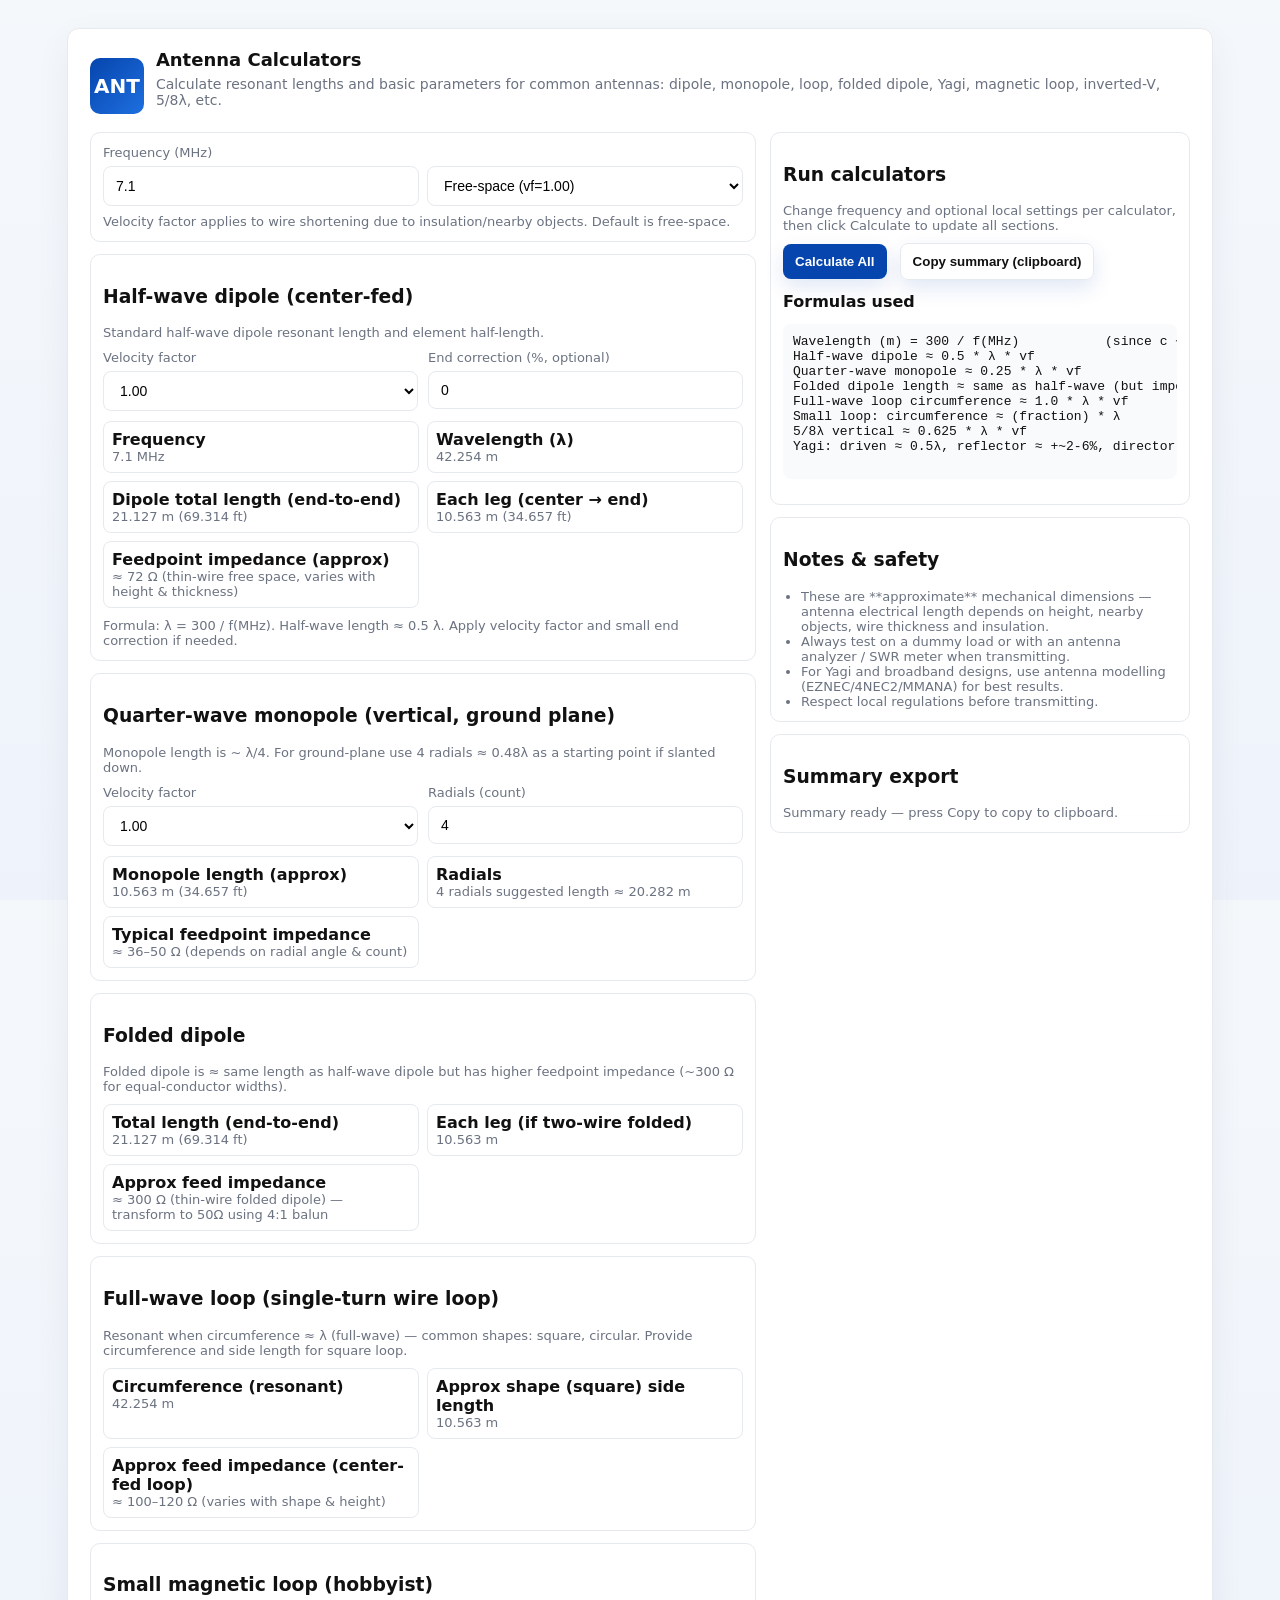
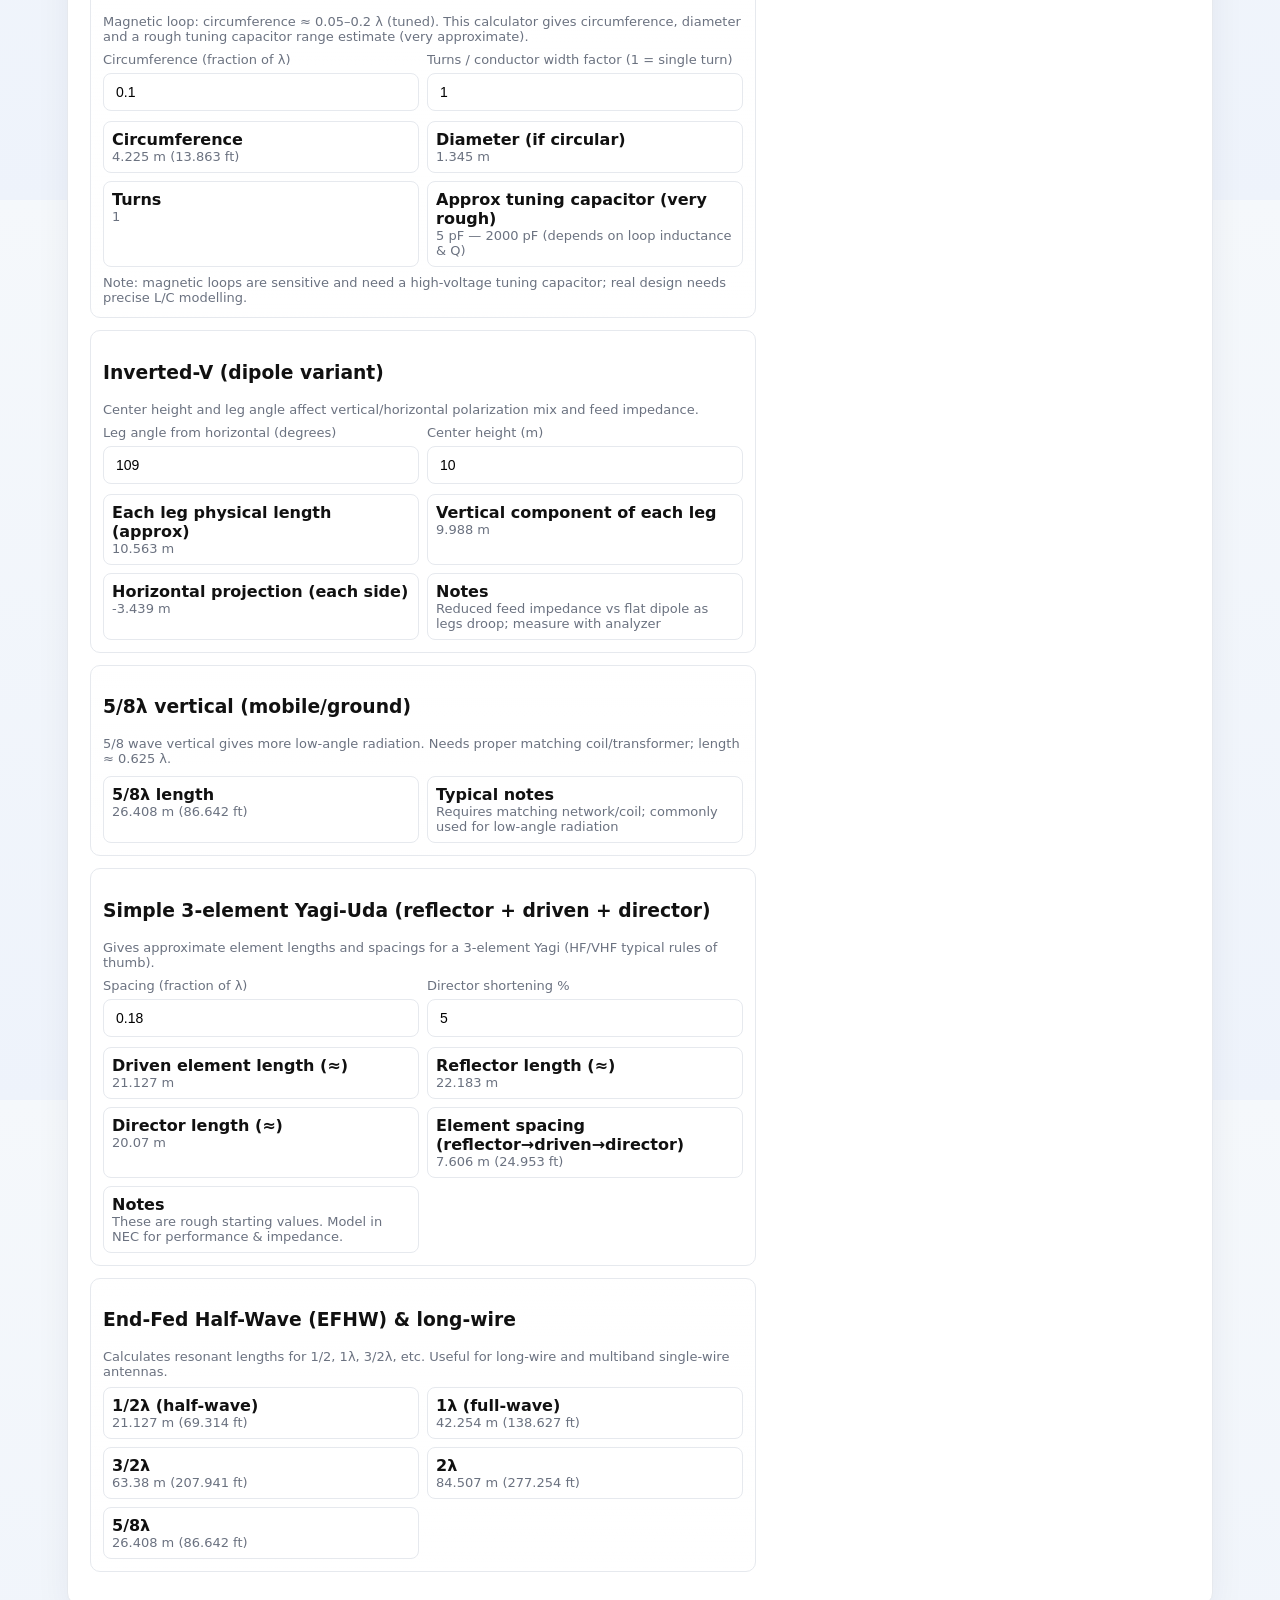
<file: radio/module/antenna/antennacalc.html>
<!doctype html>
<html lang="en">
<head>
<meta charset="utf-8" />
<meta name="viewport" content="width=device-width,initial-scale=1" />
<title>Antenna Calculators — dipole, loop, monopole, Yagi, magnetic loop</title>
    <meta property="og:title" content="Signabroam Dx | Antenna Calculator" />
    <meta property="og:description" content="Signabroam Dx - Radio tools website worldwide." />
    <meta property="og:type" content="website" />
    <meta property="og:url" content="http://dx.signabroam.ovh" />
    <meta property="og:image" content="http://dx.signabroam.ovh/assets/img/og-image.png" />
<style>
  :root{
    --maxw:1100px;
    --accent:#0645AD;
    --muted:#6b7280;
    --card:#ffffff;
    --bg:#f5f8fb;
    --border:#e6e9ee;
    --glass: rgba(255,255,255,0.6);
  }
  html,body{height:100%}
  body{
    font-family: Inter, "Segoe UI", Roboto, system-ui, -apple-system, "Helvetica Neue", Arial;
    background: linear-gradient(180deg,var(--bg),#eef3fb);
    margin:0;display:flex;align-items:flex-start;justify-content:center;padding:28px;color:#111;
  }
  .wrap{
    width:100%;max-width:var(--maxw);background:var(--card);
    border:1px solid var(--border);box-shadow:0 12px 36px rgba(16,30,60,0.06);
    border-radius:12px;padding:20px 22px;
  }
  header{display:flex;gap:12px;align-items:center;margin-bottom:10px}
  .logo{width:56px;height:56px;border-radius:10px;background:linear-gradient(135deg,var(--accent),#1e6fe0);
    display:flex;align-items:center;justify-content:center;color:#fff;font-weight:700;font-size:20px}
  h1{font-size:18px;margin:0}
  p.lead{margin:6px 0 14px;color:var(--muted);font-size:14px}
  .grid{display:grid;grid-template-columns:1fr 420px;gap:14px}
  .left{min-width:0}
  .card{background:linear-gradient(180deg,var(--glass),#fff);border:1px solid var(--border);padding:12px;border-radius:10px;margin-bottom:12px}
  label{display:block;font-size:13px;color:var(--muted);margin-bottom:6px}
  input[type=number], select, input[type=text]{
    width:100%;padding:10px 12px;border:1px solid var(--border);border-radius:8px;background:white;font-size:14px;box-sizing:border-box;
  }
  .row{display:flex;gap:8px}
  .row> *{flex:1}
  button{
    background:var(--accent);color:#fff;border:0;padding:10px 12px;border-radius:8px;font-weight:600;cursor:pointer;
    box-shadow:0 8px 20px rgba(6,69,173,0.12);
  }
  .ghost{background:transparent;border:1px solid var(--border);color:#111}
  .calc-grid{display:grid;grid-template-columns:repeat(2,1fr);gap:10px}
  .out{margin-top:10px;display:grid;grid-template-columns:repeat(2,1fr);gap:8px}
  .out .item{padding:8px;border-radius:8px;background:#fff;border:1px solid var(--border)}
  .muted{color:var(--muted);font-size:13px}
  pre{background:#f9fafb;padding:10px;border-radius:8px;overflow:auto;font-size:13px}
  .small{font-size:13px;color:var(--muted)}
  @media (max-width:980px){ .grid{grid-template-columns:1fr} .logo{width:46px;height:46px} }
</style>
</head>
<body>
  <main class="wrap" role="main">
    <header>
      <div class="logo">ANT</div>
      <div>
        <h1>Antenna Calculators</h1>
        <p class="lead">Calculate resonant lengths and basic parameters for common antennas: dipole, monopole, loop, folded dipole, Yagi, magnetic loop, inverted-V, 5/8λ, etc.</p>
      </div>
    </header>

    <section class="grid">
      <div class="left">
        <!-- Master controls -->
        <div class="card">
          <label for="freqMHz">Frequency (MHz)</label>
          <div style="display:flex;gap:8px">
            <input id="freqMHz" type="number" value="7.1" step="0.01" />
            <select id="velFactor">
              <option value="1">Free-space (vf=1.00)</option>
              <option value="0.98">Conductor vf=0.98</option>
              <option value="0.95">Insulated wire vf=0.95</option>
              <option value="0.9">Coated/insulated vf=0.90</option>
            </select>
          </div>
          <div class="small" style="margin-top:8px">Velocity factor applies to wire shortening due to insulation/nearby objects. Default is free-space.</div>
        </div>

        <!-- Half-wave dipole -->
        <div class="card" id="dipoleCard">
          <h3>Half-wave dipole (center-fed)</h3>
          <div class="small">Standard half-wave dipole resonant length and element half-length.</div>

          <div class="calc-grid" style="margin-top:10px">
            <div>
              <label for="dipoleVf">Velocity factor</label>
              <select id="dipoleVfLocal">
                <option value="1">1.00</option>
                <option value="0.98">0.98</option>
                <option value="0.95">0.95</option>
              </select>
            </div>
            <div>
              <label for="dipoleEndBend">End correction (%, optional)</label>
              <input id="dipoleEndBend" type="number" value="0" step="0.1" />
            </div>
          </div>

          <div class="out" id="dipoleOut"></div>
          <div style="margin-top:10px" class="small">
            Formula: λ = 300 / f(MHz). Half-wave length ≈ 0.5 λ. Apply velocity factor and small end correction if needed.
          </div>
        </div>

        <!-- Quarter-wave monopole / ground plane -->
        <div class="card" id="monopoleCard">
          <h3>Quarter-wave monopole (vertical, ground plane)</h3>
          <div class="small">Monopole length is ~ λ/4. For ground-plane use 4 radials ≈ 0.48λ as a starting point if slanted down.</div>
          <div class="calc-grid" style="margin-top:10px">
            <div>
              <label for="monopoleVf">Velocity factor</label>
              <select id="monopoleVf">
                <option value="1">1.00</option>
                <option value="0.98">0.98</option>
                <option value="0.95">0.95</option>
              </select>
            </div>
            <div>
              <label for="numRadials">Radials (count)</label>
              <input id="numRadials" type="number" value="4" min="0" />
            </div>
          </div>
          <div class="out" id="monopoleOut"></div>
        </div>

        <!-- Folded dipole -->
        <div class="card" id="foldedCard">
          <h3>Folded dipole</h3>
          <div class="small">Folded dipole is ≈ same length as half-wave dipole but has higher feedpoint impedance (~300 Ω for equal-conductor widths).</div>
          <div style="margin-top:10px" class="out" id="foldedOut"></div>
        </div>

        <!-- Full-wave loop -->
        <div class="card" id="loopCard">
          <h3>Full-wave loop (single-turn wire loop)</h3>
          <div class="small">Resonant when circumference ≈ λ (full-wave) — common shapes: square, circular. Provide circumference and side length for square loop.</div>
          <div class="out" id="loopOut"></div>
        </div>

        <!-- Small magnetic loop -->
        <div class="card" id="magLoopCard">
          <h3>Small magnetic loop (hobbyist)</h3>
          <div class="small">Magnetic loop: circumference ≈ 0.05–0.2 λ (tuned). This calculator gives circumference, diameter and a rough tuning capacitor range estimate (very approximate).</div>
          <div style="display:grid;grid-template-columns:1fr 1fr;gap:8px;margin-top:8px">
            <div>
              <label for="magLoopCircFrac">Circumference (fraction of λ)</label>
              <input id="magLoopCircFrac" type="number" value="0.1" step="0.01" />
            </div>
            <div>
              <label for="magLoopTurns">Turns / conductor width factor (1 = single turn)</label>
              <input id="magLoopTurns" type="number" value="1" step="1" min="1" />
            </div>
          </div>
          <div class="out" id="magLoopOut"></div>
          <div class="small" style="margin-top:8px">Note: magnetic loops are sensitive and need a high-voltage tuning capacitor; real design needs precise L/C modelling.</div>
        </div>

        <!-- Inverted-V -->
        <div class="card" id="invVCard">
          <h3>Inverted-V (dipole variant)</h3>
          <div class="small">Center height and leg angle affect vertical/horizontal polarization mix and feed impedance.</div>
          <div style="display:grid;grid-template-columns:1fr 1fr;gap:8px;margin-top:8px">
            <div>
              <label for="invVAngle">Leg angle from horizontal (degrees)</label>
              <input id="invVAngle" type="number" value="109" step="1" />
            </div>
            <div>
              <label for="invVHeight">Center height (m)</label>
              <input id="invVHeight" type="number" value="10" step="0.1" />
            </div>
          </div>
          <div class="out" id="invVOut"></div>
        </div>

        <!-- 5/8 lambda vertical -->
        <div class="card" id="fiveEightCard">
          <h3>5/8λ vertical (mobile/ground)</h3>
          <div class="small">5/8 wave vertical gives more low-angle radiation. Needs proper matching coil/transformer; length ≈ 0.625 λ.</div>
          <div class="out" id="fiveEightOut"></div>
        </div>

        <!-- Yagi simple -->
        <div class="card" id="yagiCard">
          <h3>Simple 3-element Yagi-Uda (reflector + driven + director)</h3>
          <div class="small">Gives approximate element lengths and spacings for a 3-element Yagi (HF/VHF typical rules of thumb).</div>
          <div style="display:grid;grid-template-columns:1fr 1fr;gap:8px;margin-top:8px">
            <div>
              <label for="yagiSpacingFrac">Spacing (fraction of λ)</label>
              <input id="yagiSpacingFrac" type="number" value="0.18" step="0.01" />
            </div>
            <div>
              <label for="yagiScale">Director shortening %</label>
              <input id="yagiScale" type="number" value="5" step="0.1" />
            </div>
          </div>
          <div class="out" id="yagiOut"></div>
        </div>

        <!-- EFHW / long-wire -->
        <div class="card" id="efhwCard">
          <h3>End-Fed Half-Wave (EFHW) & long-wire</h3>
          <div class="small">Calculates resonant lengths for 1/2, 1λ, 3/2λ, etc. Useful for long-wire and multiband single-wire antennas.</div>
          <div style="margin-top:8px" class="out" id="efhwOut"></div>
        </div>

      </div>

      <!-- right column: formulas & run button -->
      <aside>
        <div class="card">
          <h3>Run calculators</h3>
          <div class="small">Change frequency and optional local settings per calculator, then click Calculate to update all sections.</div>
          <div style="margin-top:10px">
            <button id="calcAllBtn">Calculate All</button>
            <button id="copyBtn" class="ghost" style="margin-left:8px">Copy summary (clipboard)</button>
          </div>
          <div style="margin-top:12px">
            <h4 style="margin:6px 0">Formulas used</h4>
            <pre>
Wavelength (m) = 300 / f(MHz)           (since c ~ 300,000,000 m/s)
Half-wave dipole ≈ 0.5 * λ * vf
Quarter-wave monopole ≈ 0.25 * λ * vf
Folded dipole length ≈ same as half-wave (but impedance ≈ 300Ω for equal conductors)
Full-wave loop circumference ≈ 1.0 * λ * vf
Small loop: circumference ≈ (fraction) * λ
5/8λ vertical ≈ 0.625 * λ * vf
Yagi: driven ≈ 0.5λ, reflector ≈ +~2-6%, director ≈ -~3-6%; spacing ~0.15-0.2λ
            </pre>
          </div>
        </div>

        <div class="card">
          <h3>Notes & safety</h3>
          <ul class="small" style="margin:0;padding-left:18px">
            <li>These are **approximate** mechanical dimensions — antenna electrical length depends on height, nearby objects, wire thickness and insulation.</li>
            <li>Always test on a dummy load or with an antenna analyzer / SWR meter when transmitting.</li>
            <li>For Yagi and broadband designs, use antenna modelling (EZNEC/4NEC2/MMANA) for best results.</li>
            <li>Respect local regulations before transmitting.</li>
          </ul>
        </div>

        <div class="card">
          <h3>Summary export</h3>
          <div class="small" id="summaryText">Press "Calculate All" then "Copy summary".</div>
        </div>
      </aside>
    </section>
  </main>

<script>
/* Antenna calculators JS
   All distances in meters (and feet) are computed. Use freq in MHz.
   Step-by-step arithmetic to avoid mistakes.
*/

function mToFeet(m){ return m * 3.280839895; }
function round3(x){ return Math.round(x*1000)/1000; }

// Read global frequency and vf
function getGlobals(){
  const fMHz = Number(document.getElementById('freqMHz').value) || 0;
  // global VF select (master) but some calculators use local overrides
  const globalVf = Number(document.getElementById('velFactor').value) || 1;
  // wavelength (meters)
  const lambda = (fMHz > 0) ? (300 / fMHz) : NaN;
  return { fMHz, globalVf, lambda };
}

// Helpers to write output blocks
function writeOut(containerId, items){
  const cont = document.getElementById(containerId);
  cont.innerHTML = '';
  for(const k of Object.keys(items)){
    const div = document.createElement('div');
    div.className = 'item';
    div.innerHTML = `<div style="font-weight:700">${k}</div><div class="small">${items[k]}</div>`;
    cont.appendChild(div);
  }
}

// Calculate dipole
function calcDipole(){
  const g = getGlobals();
  const vfLocal = Number(document.getElementById('dipoleVfLocal').value) || g.globalVf;
  const endCorrPct = Number(document.getElementById('dipoleEndBend').value) || 0;
  const lambda = g.lambda;
  if(!isFinite(lambda)){ writeOut('dipoleOut',{ 'Error':'Enter valid frequency' }); return; }

  // full length half-wave dipole = 0.5 * lambda * vf * (1 - endCorr)
  const halfWaveLength = 0.5 * lambda * vfLocal;
  const endCorrFactor = (100 - endCorrPct) / 100;
  const adjustedHalfWave = halfWaveLength * endCorrFactor;
  const totalLength = adjustedHalfWave; // here we present total dipole length as half-wave (total end-to-end)
  // convention: total dipole length = 0.5*lambda*vf (we show each leg too)
  const legLength = adjustedHalfWave / 2;

  // approximate resonant feedpoint impedance for thin wire center-fed dipole in free space ~ 72 ohm
  const zApprox = '≈ 72 Ω (thin-wire free space, varies with height & thickness)';

  writeOut('dipoleOut', {
    'Frequency': round3(g.fMHz) + ' MHz',
    'Wavelength (λ)': round3(lambda) + ' m',
    'Dipole total length (end-to-end)': round3(totalLength) + ' m (' + round3(mToFeet(totalLength)) + ' ft)',
    'Each leg (center → end)': round3(legLength) + ' m (' + round3(mToFeet(legLength)) + ' ft)',
    'Feedpoint impedance (approx)': zApprox
  });
}

// Monopole
function calcMonopole(){
  const g = getGlobals();
  const vfLocal = Number(document.getElementById('monopoleVf').value) || g.globalVf;
  const radials = Math.max(0, Math.floor(Number(document.getElementById('numRadials').value) || 0));
  const lambda = g.lambda;
  if(!isFinite(lambda)){ writeOut('monopoleOut',{ 'Error':'Enter valid frequency' }); return; }

  const monopoleLen = 0.25 * lambda * vfLocal;
  // radials length recommendation: for 90° slant radials (down) -> ~0.48λ; for horizontal ground-plane, λ/4
  const radialLen = (radials >= 4) ? (0.48 * lambda * vfLocal) : (0.25 * lambda * vfLocal);

  let radText = (radials <= 0) ? 'No radials specified' : `${radials} radials suggested length ≈ ${round3(radialLen)} m`;

  writeOut('monopoleOut',{
    'Monopole length (approx)': round3(monopoleLen) + ' m (' + round3(mToFeet(monopoleLen)) + ' ft)',
    'Radials': radText,
    'Typical feedpoint impedance': (radials>=3) ? '≈ 36–50 Ω (depends on radial angle & count)' : '≈ 36–75 Ω (depends strongly on ground system)'
  });
}

// Folded dipole
function calcFolded(){
  const g = getGlobals();
  const lambda = g.lambda;
  if(!isFinite(lambda)){ writeOut('foldedOut',{ 'Error':'Enter valid frequency' }); return; }
  const foldedLen = 0.5 * lambda * g.globalVf;
  // impedance: ideal equal-conductor folded dipole ≈ 4 * Z_dipole ≈ 4*72 ≈ 288Ω; with different conductor widths change value
  writeOut('foldedOut',{
    'Total length (end-to-end)': round3(foldedLen) + ' m (' + round3(mToFeet(foldedLen)) + ' ft)',
    'Each leg (if two-wire folded)': round3(foldedLen/2) + ' m',
    'Approx feed impedance': '≈ 300 Ω (thin-wire folded dipole) — transform to 50Ω using 4:1 balun'
  });
}

// Full-wave loop
function calcLoop(){
  const g = getGlobals();
  const lambda = g.lambda;
  if(!isFinite(lambda)){ writeOut('loopOut',{ 'Error':'Enter valid frequency' }); return; }
  const circ = 1.0 * lambda * g.globalVf;
  // For square loop: side = circumference / 4
  const side = circ / 4;
  // approximate feedpoint impedance varies (≈ 100-120Ω for many full-wave loops)
  writeOut('loopOut',{
    'Circumference (resonant)': round3(circ) + ' m',
    'Approx shape (square) side length': round3(side) + ' m',
    'Approx feed impedance (center-fed loop)': '≈ 100–120 Ω (varies with shape & height)'
  });
}

// Magnetic small loop
function calcMagLoop(){
  const g = getGlobals();
  const circFrac = Number(document.getElementById('magLoopCircFrac').value) || 0.1;
  const turns = Math.max(1, Math.floor(Number(document.getElementById('magLoopTurns').value) || 1));
  const lambda = g.lambda;
  if(!isFinite(lambda) || circFrac <= 0){ writeOut('magLoopOut',{ 'Error':'Enter valid frequency and fraction' }); return; }
  const circumference = circFrac * lambda * g.globalVf;
  const diameter = circumference / Math.PI;
  // rough estimate of inductance L (single-turn circular loop) L ≈ (μ0 * r) * (ln(8r/a) - 2)  -> we skip detailed L calc; provide rough cap range: for resonance f = 1/(2π sqrt(L C)) -> C ~ 1/( (2πf)^2 * L)
  // Give approximate tuning cap range for hobbyist loops (tens to hundreds of pF). Provide qualitative guidance.
  const approxCapMin_pF = 5; // very approximate
  const approxCapMax_pF = 2000; // large variable cap / vacuum cap
  writeOut('magLoopOut',{
    'Circumference': round3(circumference) + ' m (' + round3(mToFeet(circumference)) + ' ft)',
    'Diameter (if circular)': round3(diameter) + ' m',
    'Turns': turns,
    'Approx tuning capacitor (very rough)': `${approxCapMin_pF} pF — ${approxCapMax_pF} pF (depends on loop inductance & Q)`
  });
}

// Inverted-V
function calcInvV(){
  const g = getGlobals();
  const angleDeg = Number(document.getElementById('invVAngle').value) || 109;
  const centerH = Number(document.getElementById('invVHeight').value) || 10;
  const lambda = g.lambda;
  if(!isFinite(lambda)){ writeOut('invVOut',{ 'Error':'Enter valid frequency' }); return; }
  // use dipole leg length (each leg ~ lambda/4) but slanted: actual horizontal projection shorter
  const totalDipole = 0.5 * lambda * g.globalVf;
  const legLen = totalDipole / 2;
  // vertical component of each leg = legLen * sin(angle/2) if angle is angle between legs? user input is angle from horizontal, we interpret as angle between leg and horizontal
  const thetaRad = (angleDeg * Math.PI) / 180;
  const verticalComp = legLen * Math.sin(thetaRad);
  const horizComp = legLen * Math.cos(thetaRad);
  writeOut('invVOut',{
    'Each leg physical length (approx)': round3(legLen) + ' m',
    'Vertical component of each leg': (verticalComp > 0 ? round3(verticalComp)+' m' : '—'),
    'Horizontal projection (each side)': round3(horizComp) + ' m',
    'Notes': 'Reduced feed impedance vs flat dipole as legs droop; measure with analyzer'
  });
}

// 5/8 lambda
function calcFiveEight(){
  const g = getGlobals();
  const lambda = g.lambda;
  if(!isFinite(lambda)){ writeOut('fiveEightOut',{ 'Error':'Enter valid frequency' }); return; }
  const len = 0.625 * lambda * g.globalVf;
  writeOut('fiveEightOut',{
    '5/8λ length': round3(len) + ' m (' + round3(mToFeet(len)) + ' ft)',
    'Typical notes': 'Requires matching network/coil; commonly used for low-angle radiation'
  });
}

// Yagi simple 3-element
function calcYagi(){
  const g = getGlobals();
  const lambda = g.lambda;
  if(!isFinite(lambda)){ writeOut('yagiOut',{ 'Error':'Enter valid frequency' }); return; }
  const spacingFrac = Number(document.getElementById('yagiSpacingFrac').value) || 0.18;
  const dirPct = Number(document.getElementById('yagiScale').value) || 5;

  const driven = 0.5 * lambda * g.globalVf;
  const reflector = driven * (1 + 0.03 + (0.02 * (5/5))); // approx +3~6%
  const director = driven * (1 - (dirPct/100.0));
  const spacing = spacingFrac * lambda;

  writeOut('yagiOut',{
    'Driven element length (≈)': round3(driven) + ' m',
    'Reflector length (≈)': round3(reflector) + ' m',
    'Director length (≈)': round3(director) + ' m',
    'Element spacing (reflector→driven→director)': round3(spacing) + ' m (' + round3(mToFeet(spacing)) + ' ft)',
    'Notes': 'These are rough starting values. Model in NEC for performance & impedance.'
  });
}

// EFHW & long-wire
function calcEFHW(){
  const g = getGlobals();
  const lambda = g.lambda;
  if(!isFinite(lambda)){ writeOut('efhwOut',{ 'Error':'Enter valid frequency' }); return; }
  const list = {};
  const fracs = [
    {label:'1/2λ (half-wave)', mult:0.5},
    {label:'1λ (full-wave)', mult:1.0},
    {label:'3/2λ', mult:1.5},
    {label:'2λ', mult:2.0},
    {label:'5/8λ', mult:0.625}
  ];
  fracs.forEach(f=>{
    const L = f.mult * lambda * g.globalVf;
    list[f.label] = round3(L) + ' m (' + round3(mToFeet(L)) + ' ft)';
  });
  writeOut('efhwOut', list);
}

// Run all calculators
function calcAll(){
  calcDipole();
  calcMonopole();
  calcFolded();
  calcLoop();
  calcMagLoop();
  calcInvV();
  calcFiveEight();
  calcYagi();
  calcEFHW();
  updateSummary();
}

// Copy summary text to clipboard
function updateSummary(){
  const g = getGlobals();
  const parts = [];
  parts.push(`Antenna calculations for ${round3(g.fMHz)} MHz (λ=${round3(g.lambda)} m), vf=${g.globalVf}`);
  // dipole
  const d = document.getElementById('dipoleOut').innerText;
  const m = document.getElementById('monopoleOut').innerText;
  parts.push('--- Dipole ---');
  parts.push(d);
  parts.push('--- Monopole ---');
  parts.push(m);
  const summary = parts.join('\\n');
  document.getElementById('summaryText').innerText = 'Summary ready — press Copy to copy to clipboard.';
  // store for copy
  window._antSummary = summary;
}

document.getElementById('calcAllBtn').addEventListener('click', function(){
  calcAll();
});

document.getElementById('copyBtn').addEventListener('click', function(){
  if(!window._antSummary){
    updateSummary();
  }
  const text = window._antSummary || document.getElementById('summaryText').innerText;
  navigator.clipboard && navigator.clipboard.writeText ? navigator.clipboard.writeText(text).then(()=>{
    alert('Summary copied to clipboard.');
  }).catch(()=>{
    prompt('Copy this summary', text);
  }) : prompt('Copy this summary', text);
});

// auto-run initially
calcAll();

</script>
</body>
</html>
</file>
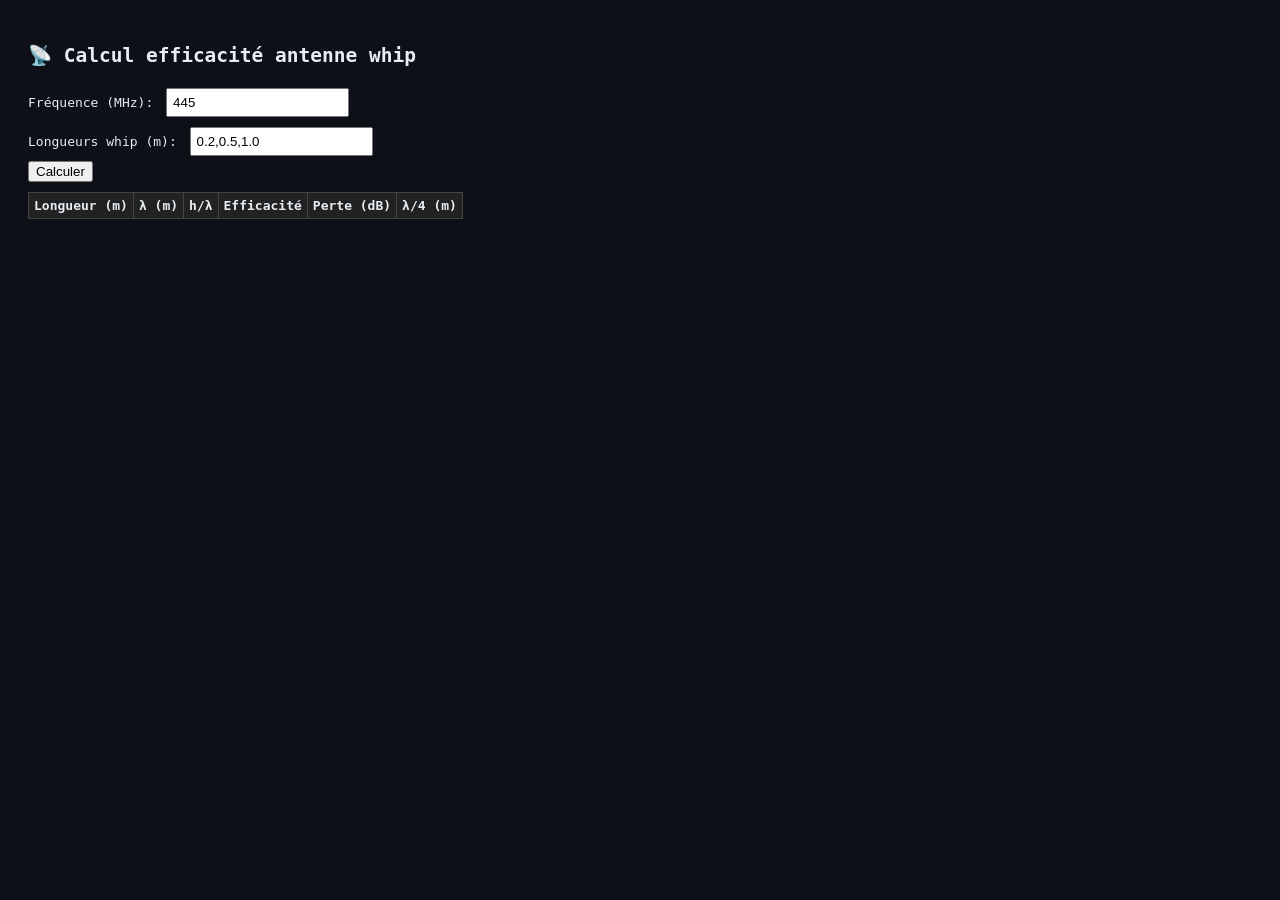
<file: radio/module/antenna/whipclc.html>
<!DOCTYPE html>
<html lang="fr">
<head>
  <meta charset="UTF-8">
  <title>Calcul efficacité antenne whip</title>
  <style>
    body { font-family: monospace; background:#0d1117; color:#e6edf3; padding:20px; }
    input { margin:5px; padding:5px; }
    table { border-collapse: collapse; margin-top: 10px; }
    th, td { border: 1px solid #444; padding: 5px; }
    th { background: #222; }
    tr:nth-child(even) { background: #1c1f26; }
  </style>
</head>
<body>
  <h2>📡 Calcul efficacité antenne whip</h2>
  <label>Fréquence (MHz): <input type="number" id="freq" value="445" step="0.1"></label><br>
  <label>Longueurs whip (m): <input type="text" id="lengths" value="0.2,0.5,1.0"></label><br>
  <button onclick="calculer()">Calculer</button>

  <table id="result">
    <thead>
      <tr>
        <th>Longueur (m)</th>
        <th>λ (m)</th>
        <th>h/λ</th>
        <th>Efficacité</th>
        <th>Perte (dB)</th>
        <th>λ/4 (m)</th>
      </tr>
    </thead>
    <tbody></tbody>
  </table>

<script>
function calculer() {
  const freq = parseFloat(document.getElementById('freq').value);
  const lengths = document.getElementById('lengths').value.split(',').map(v => parseFloat(v.trim()));
  const tbody = document.querySelector('#result tbody');
  tbody.innerHTML = '';

  const lambda = 300.0 / freq;
  const quarter = lambda / 4;

  lengths.forEach(h => {
    if (isNaN(h)) return;
    const ratio = h / lambda;
    const eff = ratio * ratio;
    const loss = eff > 0 ? -10 * Math.log10(eff) : Infinity;

    const tr = document.createElement('tr');
    tr.innerHTML = `
      <td>${h.toFixed(3)}</td>
      <td>${lambda.toFixed(3)}</td>
      <td>${ratio.toFixed(3)}</td>
      <td>${eff.toFixed(4)}</td>
      <td>${loss.toFixed(2)}</td>
      <td>${quarter.toFixed(3)}</td>
    `;
    tbody.appendChild(tr);
  });
}
</script>
</body>
</html>
</file>
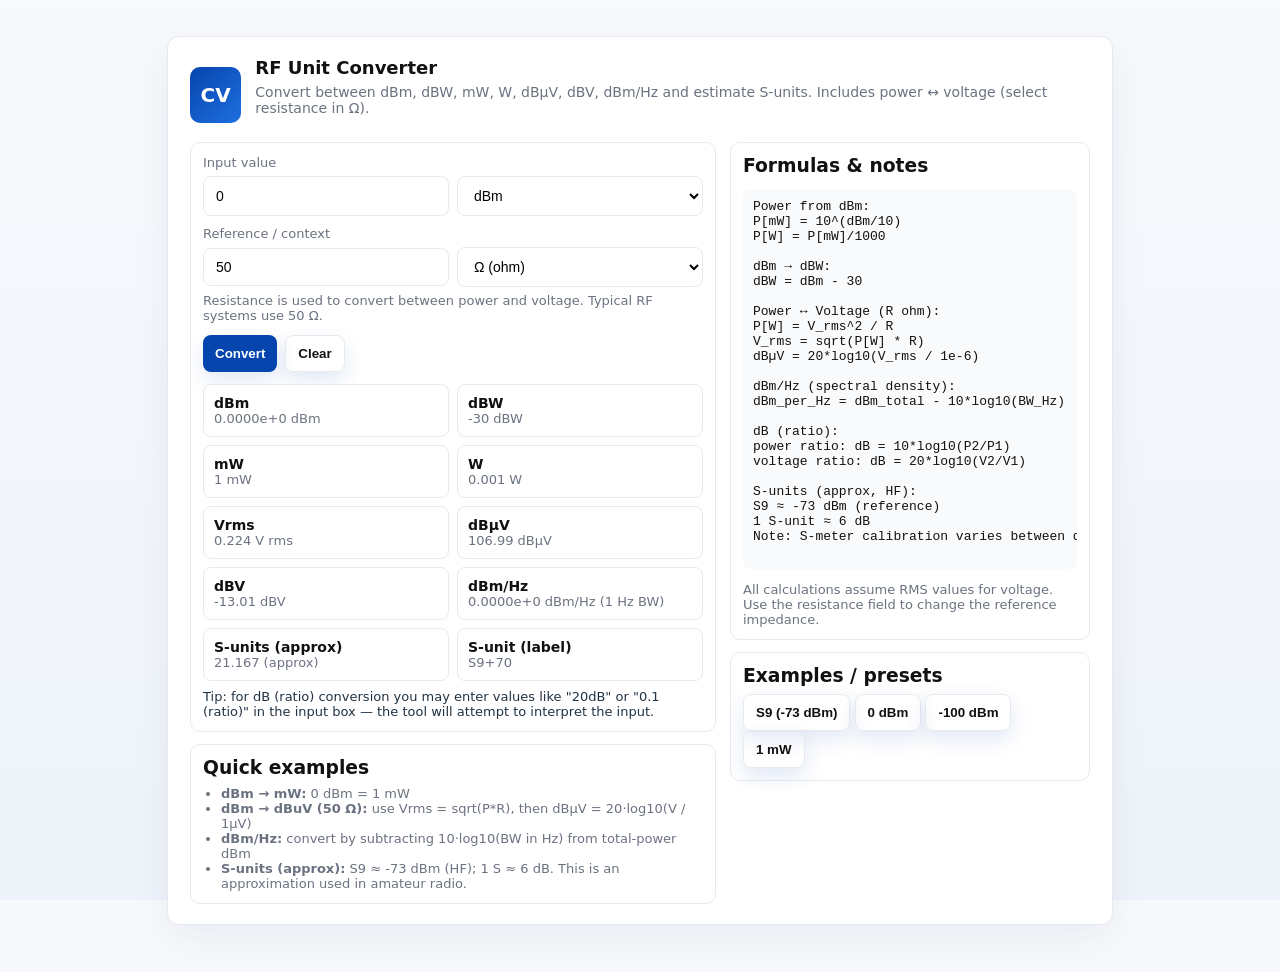
<file: radio/module/rf/dbmconverter.html>
<!doctype html>
<html lang="en">
<head>
<meta charset="utf-8" />
<meta name="viewport" content="width=device-width,initial-scale=1" />
<title>RF Unit Converter — dBm, dBW, dBµV, mW, W, dBm/Hz, S-units</title>
    <meta property="og:title" content="Signabroam Dx | RF Unit Converter" />
    <meta property="og:description" content="Signabroam Dx - Radio tools website worldwide." />
    <meta property="og:type" content="website" />
    <meta property="og:url" content="http://dx.signabroam.ovh" />
    <meta property="og:image" content="http://dx.signabroam.ovh/assets/img/og-image.png" />
<style>
  :root{
    --maxw:900px;
    --accent:#0645AD;
    --muted:#6b7280;
    --card:#ffffff;
    --bg:#f7f9fc;
    --border:#e6e9ee;
    --glass: rgba(255,255,255,0.6);
  }
  html,body{height:100%}
  body{
    font-family: Inter, "Segoe UI", Roboto, system-ui, -apple-system, "Helvetica Neue", Arial;
    background: linear-gradient(180deg,var(--bg),#eef3fb);
    margin:0;display:flex;align-items:flex-start;justify-content:center;padding:36px;color:#111;
  }
  .wrap{
    width:100%;max-width:var(--maxw);background:var(--card);
    border:1px solid var(--border);box-shadow:0 12px 36px rgba(16,30,60,0.06);
    border-radius:12px;padding:20px 22px;
  }
  header{display:flex;gap:14px;align-items:center;margin-bottom:10px}
  .logo{width:56px;height:56px;border-radius:10px;background:linear-gradient(135deg,var(--accent),#1e6fe0);
    display:flex;align-items:center;justify-content:center;color:#fff;font-weight:700;font-size:20px}
  h1{font-size:18px;margin:0}
  p.lead{margin:6px 0 16px;color:var(--muted);font-size:14px}
  .grid{display:grid;grid-template-columns:1fr 360px;gap:14px}
  .card{background:linear-gradient(180deg,var(--glass),#fff);border:1px solid var(--border);padding:12px;border-radius:10px}
  label{display:block;font-size:13px;color:var(--muted);margin-bottom:6px}
  input[type=number], input[type=text], select{
    width:100%;padding:10px 12px;border:1px solid var(--border);border-radius:8px;background:white;font-size:14px;box-sizing:border-box;
  }
  .row{display:flex;gap:8px}
  .row > *{flex:1}
  button{
    background:var(--accent);color:#fff;border:0;padding:10px 12px;border-radius:8px;font-weight:600;cursor:pointer;
    box-shadow:0 8px 20px rgba(6,69,173,0.12);
  }
  .ghost{background:transparent;border:1px solid var(--border);color:#111}
  .outputs{display:grid;grid-template-columns:repeat(2,1fr);gap:8px;margin-top:10px}
  .out-item{padding:10px;border-radius:8px;background:#fff;border:1px solid var(--border);font-size:14px}
  .muted{color:var(--muted);font-size:13px}
  pre{background:#f9fafb;padding:10px;border-radius:8px;overflow:auto;font-size:13px}
  .small{font-size:13px;color:var(--muted)}
  .hint{margin-top:8px;font-size:13px;color:#234;text-align:left}
  @media (max-width:920px){ .grid{grid-template-columns:1fr} .logo{width:46px;height:46px} .card{margin-top:8px} .outputs{grid-template-columns:1fr} }
</style>
</head>
<body>
  <main class="wrap" role="main">
    <header>
      <div class="logo">CV</div>
      <div>
        <h1>RF Unit Converter</h1>
        <p class="lead">Convert between dBm, dBW, mW, W, dBµV, dBV, dBm/Hz and estimate S-units. Includes power ↔ voltage (select resistance in Ω).</p>
      </div>
    </header>

    <section class="grid" aria-labelledby="converter">
      <div>
        <div class="card">
          <label for="inputValue">Input value</label>
          <div class="row">
            <input id="inputValue" type="text" value="0" />
            <select id="inputUnit" title="Input unit">
              <option value="dBm">dBm</option>
              <option value="dBW">dBW</option>
              <option value="mW">mW</option>
              <option value="W">W</option>
              <option value="dBuV">dBµV (dBuV)</option>
              <option value="dBV">dBV</option>
              <option value="dBmPerHz">dBm/Hz</option>
              <option value="dB">dB (ratio)</option>
              <option value="Sunit">S-units (radio)</option>
            </select>
          </div>

          <label style="margin-top:10px">Reference / context</label>
          <div class="row" style="align-items:center">
            <input id="resistance" type="number" step="any" value="50" />
            <select id="resUnit" title="resistance unit">
              <option value="ohm">Ω (ohm)</option>
            </select>
          </div>
          <div class="small" style="margin-top:6px">Resistance is used to convert between power and voltage. Typical RF systems use 50 Ω.</div>

          <div style="display:flex;gap:8px;margin-top:12px">
            <button id="convertBtn">Convert</button>
            <button id="clearBtn" class="ghost">Clear</button>
          </div>

          <div class="outputs" id="results" aria-live="polite" style="margin-top:12px">
            <!-- results filled by JS -->
          </div>

          <div class="hint">Tip: for dB (ratio) conversion you may enter values like "20dB" or "0.1 (ratio)" in the input box — the tool will attempt to interpret the input.</div>
        </div>

        <div class="card" style="margin-top:12px">
          <h3 style="margin:0 0 8px 0">Quick examples</h3>
          <ul class="small" style="margin:0;padding-left:18px">
            <li><strong>dBm → mW:</strong> 0 dBm = 1 mW</li>
            <li><strong>dBm → dBuV (50 Ω):</strong> use Vrms = sqrt(P*R), then dBµV = 20·log10(V / 1µV)</li>
            <li><strong>dBm/Hz:</strong> convert by subtracting 10·log10(BW in Hz) from total-power dBm</li>
            <li><strong>S-units (approx):</strong> S9 ≈ -73 dBm (HF); 1 S ≈ 6 dB. This is an approximation used in amateur radio.</li>
          </ul>
        </div>
      </div>

      <aside>
        <div class="card">
          <h3 style="margin:0 0 8px 0">Formulas & notes</h3>
          <pre>
Power from dBm:
P[mW] = 10^(dBm/10)
P[W] = P[mW]/1000

dBm → dBW:
dBW = dBm - 30

Power ↔ Voltage (R ohm):
P[W] = V_rms^2 / R
V_rms = sqrt(P[W] * R)
dBµV = 20*log10(V_rms / 1e-6)

dBm/Hz (spectral density):
dBm_per_Hz = dBm_total - 10*log10(BW_Hz)

dB (ratio):
power ratio: dB = 10*log10(P2/P1)
voltage ratio: dB = 20*log10(V2/V1)

S-units (approx, HF):
S9 ≈ -73 dBm (reference)
1 S-unit ≈ 6 dB
Note: S-meter calibration varies between devices.
          </pre>
          <div class="small muted">All calculations assume RMS values for voltage. Use the resistance field to change the reference impedance.</div>
        </div>

        <div class="card" style="margin-top:12px">
          <h3 style="margin:0 0 8px 0">Examples / presets</h3>
          <div class="small">
            <button class="ghost" onclick="preset('-73','dBm')">S9 (-73 dBm)</button>
            <button class="ghost" onclick="preset('0','dBm')">0 dBm</button>
            <button class="ghost" onclick="preset('-100','dBm')">-100 dBm</button>
            <button class="ghost" onclick="preset('1','mW')">1 mW</button>
          </div>
        </div>
      </aside>
    </section>
  </main>

<script>
function parseInput(str){
  str = (''+str).trim();
  if(str === '') return NaN;
  const m = str.match(/([-+]?[0-9]*\.?[0-9]+(?:e[-+]?\d+)?)/i);
  if(m) return Number(m[1]);
  return NaN;
}

function toFixedSmart(v){
  if(!isFinite(v)) return '—';
  if(Math.abs(v) >= 1000 || Math.abs(v) < 0.001) return v.toExponential(4);
  return Math.round(v*1000)/1000;
}

function showResults(outputs){
  const container = document.getElementById('results');
  container.innerHTML = '';
  const order = [
    ['dBm','dBm'],
    ['dBW','dBW'],
    ['mW','mW'],
    ['W','W'],
    ['Vrms','Vrms'],
    ['dBuV','dBµV'],
    ['dBV','dBV'],
    ['dBmPerHz','dBm/Hz'],
    ['Sunit','S-units (approx)'],
    ['SunitLabel','S-unit (label)']
  ];
  for(const key of order){
    const k = key[0];
    const label = key[1];
    const div = document.createElement('div');
    div.className = 'out-item';
    const value = outputs[k];
    div.innerHTML = `<div style="font-weight:700">${label}</div><div class="small">${value === undefined ? '—' : value}</div>`;
    container.appendChild(div);
  }
}

function convert(){
  const raw = document.getElementById('inputValue').value;
  const unit = document.getElementById('inputUnit').value;
  const R = Number(document.getElementById('resistance').value) || 50;

  const out = {
    dBm: NaN, dBW: NaN, mW: NaN, W: NaN, Vrms: NaN,
    dBuV: NaN, dBV: NaN, dBmPerHz: NaN, Sunit: NaN, SunitLabel: '—'
  };

  const mW_from_dBm = dBm => Math.pow(10, dBm/10);
  const dBm_from_mW = mW => 10 * Math.log10(Math.max(mW, 1e-300));
  const W_from_mW = mW => mW/1000;
  const Vrms_from_W = (P_W, R) => Math.sqrt(Math.max(P_W, 0) * R);
  const dBuV_from_Vrms = V => 20 * Math.log10(Math.max(V,1e-300)/1e-6);
  const dBV_from_Vrms = V => 20 * Math.log10(Math.max(V,1e-300)/1);

  let val = parseInput(raw);
  if(isNaN(val)){
    alert('Input not recognized as a number.');
    return;
  }

  if(unit === 'dBm'){
    out.dBm = val;
    out.mW = mW_from_dBm(val);
    out.W = W_from_mW(out.mW);
  } else if(unit === 'dBW'){
    out.dBW = val;
    out.dBm = val + 30;
    out.mW = mW_from_dBm(out.dBm);
    out.W = W_from_mW(out.mW);
  } else if(unit === 'mW'){
    out.mW = val;
    out.dBm = dBm_from_mW(out.mW);
    out.W = W_from_mW(out.mW);
  } else if(unit === 'W'){
    out.W = val;
    out.mW = val * 1000;
    out.dBm = dBm_from_mW(out.mW);
  } else if(unit === 'dBuV'){
    out.dBuV = val;
    const V = 1e-6 * Math.pow(10, val/20);
    out.Vrms = V;
    const P_W = (V*V)/R;
    out.W = P_W;
    out.mW = P_W * 1000;
    out.dBm = dBm_from_mW(out.mW);
  } else if(unit === 'dBV'){
    out.dBV = val;
    const V = 1 * Math.pow(10, val/20);
    out.Vrms = V;
    const P_W = (V*V)/R;
    out.W = P_W;
    out.mW = P_W * 1000;
    out.dBm = dBm_from_mW(out.mW);
  } else if(unit === 'Sunit'){
    out.Sunit = val;
    const dBm_approx = -73 + (val - 9) * 6;
    out.dBm = dBm_approx;
    out.mW = mW_from_dBm(out.dBm);
    out.W = W_from_mW(out.mW);
  }

  // complete conversions
  if(isFinite(out.dBm)){
    out.dBW = out.dBm - 30;
    if(!isFinite(out.mW)) out.mW = mW_from_dBm(out.dBm);
    if(!isFinite(out.W)) out.W = W_from_mW(out.mW);
    const P_W = out.W;
    if(isFinite(P_W)){
      const V = Vrms_from_W(P_W, R);
      out.Vrms = V;
      out.dBuV = dBuV_from_Vrms(V);
      out.dBV = dBV_from_Vrms(V);
    }
  }

  // derive S-unit approximate number if missing
  if(!isFinite(out.Sunit) && isFinite(out.dBm))
    out.Sunit = 9 + (out.dBm + 73)/6;

  // derive label (S1..S9+)
  if(isFinite(out.dBm)){
    const dBm = out.dBm;
    let label = '';
    if(dBm < -121) label = 'Below S1';
    else if(dBm >= -121 && dBm < -73){
      const sNum = Math.round((dBm + 121)/6) + 1;
      label = 'S' + sNum;
    } else {
      const over = Math.round(dBm + 73);
      const plus = Math.floor(over/10)*10;
      label = 'S9+' + plus;
    }
    out.SunitLabel = label;
  }

  const fmt = v => (v === undefined || v === null || !isFinite(v)) ? '—' : (typeof v === 'number' ? toFixedSmart(v) : v);
  const display = {
    dBm: fmt(out.dBm)+' dBm',
    dBW: fmt(out.dBW)+' dBW',
    mW: fmt(out.mW)+' mW',
    W: fmt(out.W)+' W',
    Vrms: fmt(out.Vrms)+' V rms',
    dBuV: fmt(out.dBuV)+' dBµV',
    dBV: fmt(out.dBV)+' dBV',
    dBmPerHz: fmt(out.dBm)+' dBm/Hz (1 Hz BW)',
    Sunit: fmt(out.Sunit)+' (approx)',
    SunitLabel: out.SunitLabel
  };

  showResults(display);
}

function preset(val, unit){
  document.getElementById('inputValue').value = val;
  document.getElementById('inputUnit').value = unit;
  convert();
}

document.getElementById('convertBtn').addEventListener('click', convert);
document.getElementById('clearBtn').addEventListener('click', ()=>{
  document.getElementById('inputValue').value = '';
  document.getElementById('inputUnit').value = 'dBm';
  document.getElementById('resistance').value = 50;
  document.getElementById('results').innerHTML = '';
});
document.getElementById('inputValue').addEventListener('keydown', e=>{
  if(e.key==='Enter') convert();
});

convert();
</script>
</body>
</html>
</file>
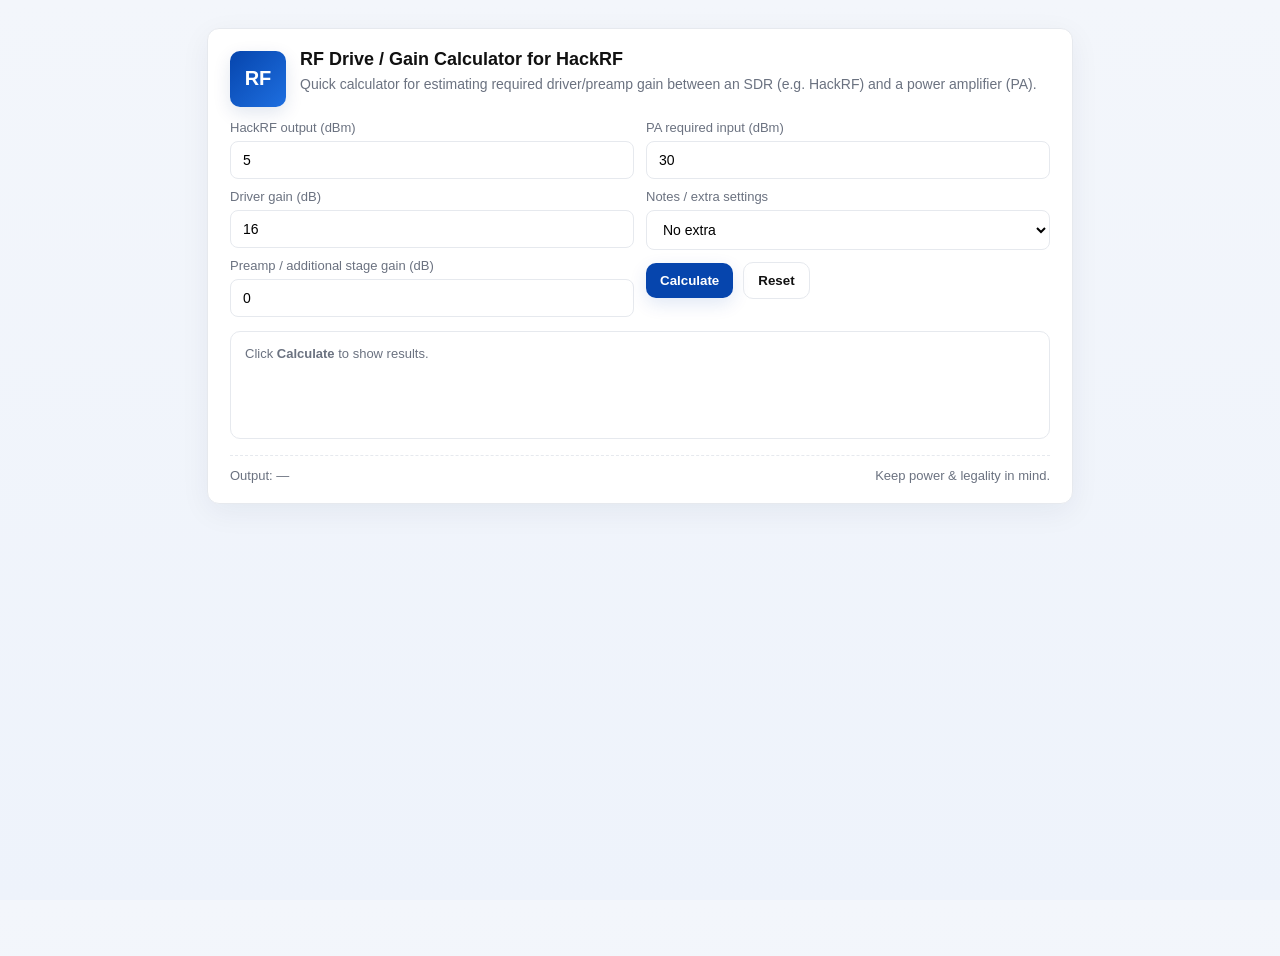
<file: radio/module/rf/hrfgaincalc.html>
<!doctype html>
<html lang="en">
<head>
<meta charset="utf-8">
<meta name="viewport" content="width=device-width,initial-scale=1">
<title>RF Drive / Gain Calculator (HackRF → PA)</title>
    <meta property="og:title" content="Signabroam Dx | HackRF to PA Calculator" />
    <meta property="og:description" content="Signabroam Dx - Radio tools website worldwide." />
    <meta property="og:type" content="website" />
    <meta property="og:url" content="http://dx.signabroam.ovh" />
    <meta property="og:image" content="http://dx.signabroam.ovh/assets/img/og-image.png" />
<style>
  :root{
    --maxw:820px;
    --accent:#0645AD;
    --muted:#6b7280;
    --card:#ffffff;
    --bg:#f3f6fb;
    --glass: rgba(255,255,255,0.6);
    --border: #e6e9ee;
  }
  html,body{height:100%}
  body{
    font-family: Inter, "Segoe UI", Tahoma, Geneva, Verdana, sans-serif;
    background: linear-gradient(180deg,var(--bg),#eef3fb);
    margin:0;display:flex;align-items:flex-start;justify-content:center;padding:28px;
    color:#111;
  }
  .wrap{
    width:100%;max-width:var(--maxw);background:var(--card);
    border:1px solid var(--border);box-shadow:0 8px 30px rgba(20,30,60,0.06);
    border-radius:12px;padding:20px 22px;
    -webkit-backdrop-filter: blur(6px);backdrop-filter: blur(6px);
  }
  header{display:flex;align-items:center;gap:14px;margin-bottom:12px}
  header .logo{
    width:56px;height:56px;border-radius:10px;background:linear-gradient(135deg,var(--accent),#1e6fe0);
    display:flex;align-items:center;justify-content:center;color:#fff;font-weight:700;font-size:20px;box-shadow:0 6px 18px rgba(10,50,120,0.12);
  }
  h1{font-size:18px;margin:0}
  p.lead{margin:6px 0 16px;color:var(--muted);font-size:14px}
  .grid{
    display:grid;grid-template-columns:repeat(2,1fr);gap:12px;
  }
  label{display:block;font-size:13px;color:var(--muted);margin-bottom:6px}
  input[type=number], select{
    width:100%;padding:10px 12px;border:1px solid var(--border);border-radius:8px;background:white;font-size:14px;
    box-sizing:border-box;
  }
  .controls{display:flex;gap:10px;align-items:center}
  button{
    background:var(--accent);color:#fff;border:0;padding:10px 14px;border-radius:10px;font-weight:600;
    cursor:pointer;box-shadow:0 6px 18px rgba(6,69,173,0.12);
  }
  button.secondary{background:transparent;border:1px solid var(--border);color:#111;box-shadow:none}
  .result{margin-top:14px;padding:14px;border-radius:10px;background:linear-gradient(180deg,var(--glass),#fff);border:1px solid var(--border)}
  .muted{color:var(--muted);font-size:13px}
  .footer{margin-top:16px;border-top:1px dashed var(--border);padding-top:12px;display:flex;justify-content:space-between;align-items:center;font-size:13px;color:var(--muted)}
  @media (max-width:720px){
    .grid{grid-template-columns:1fr}
    header{gap:10px}
    .logo{width:46px;height:46px;font-size:18px}
  }
</style>
</head>
<body>
  <main class="wrap" role="main">
    <header>
      <div class="logo">RF</div>
      <div>
        <h1>RF Drive / Gain Calculator for HackRF</h1>
        <p class="lead">Quick calculator for estimating required driver/preamp gain between an SDR (e.g. HackRF) and a power amplifier (PA).</p>
      </div>
    </header>

    <section aria-labelledby="calc">
      <div class="grid">
        <div>
          <label for="hackrf">HackRF output (dBm)</label>
          <input id="hackrf" type="number" value="5" step="0.1" inputmode="numeric" />

          <label for="driver" style="margin-top:10px">Driver gain (dB)</label>
          <input id="driver" type="number" value="16" step="0.1" />

          <label for="preamp" style="margin-top:10px">Preamp / additional stage gain (dB)</label>
          <input id="preamp" type="number" value="0" step="0.1" />
        </div>

        <div>
          <label for="pa_in">PA required input (dBm)</label>
          <input id="pa_in" type="number" value="30" step="0.1" />

          <label for="notes" style="margin-top:10px">Notes / extra settings</label>
          <select id="notes">
            <option value="none">No extra</option>
            <option value="attenuator">Add variable attenuator between stages</option>
            <option value="use_dummy_load">Remember: test into dummy load</option>
            <option value="lp_filter">Insert low-pass filter before PA</option>
          </select>

          <div style="margin-top:12px" class="controls">
            <button id="calcBtn">Calculate</button>
            <button id="resetBtn" class="secondary">Reset</button>
          </div>
        </div>
      </div>

      <div id="out" class="result muted" aria-live="polite" style="min-height:78px;margin-top:14px">
        Click <strong>Calculate</strong> to show results.
      </div>

      <div class="footer">
        <div>Output: <span id="summary">—</span></div>
        <div class="muted">Keep power &amp; legality in mind.</div>
      </div>
    </section>
  </main>

<script>
(function(){
  const $ = id => document.getElementById(id);
  const out = $('out');
  const summary = $('summary');

  function formatDb(n){ return (Math.round(n*10)/10).toFixed(1) + ' dBm' }

  function calc(){
    const hack = Number($('hackrf').value) || 0;
    const drv  = Number($('driver').value)  || 0;
    const pre  = Number($('preamp').value)  || 0;
    const need = Number($('pa_in').value)   || 0;

    const afterDriver = hack + drv;
    const afterPre = afterDriver + pre;
    const missing = need - afterPre;
    const lines = [
      `HackRF output: <strong>${formatDb(hack)}</strong>`,
      `After driver (+${drv} dB): <strong>${formatDb(afterDriver)}</strong>`,
      `After preamp (+${pre} dB): <strong>${formatDb(afterPre)}</strong>`,
      `PA required input: <strong>${formatDb(need)}</strong>`
    ];

    if(missing <= 0){
      lines.push(`<span style="color:green;font-weight:600">OK — sufficient drive. Margin: ${Math.abs(missing).toFixed(1)} dB</span>`);
    } else {
      lines.push(`<span style="color:#b85b00;font-weight:600">Not enough drive — you need +${missing.toFixed(1)} dB more (add stage or higher-gain driver)</span>`);
    }

    lines.push(`<div style="margin-top:8px;font-size:13px;color:#4b5563">Tip: use a variable attenuator and test into a dummy load with a wattmeter before connecting antenna.</div>`);

    out.innerHTML = lines.join('<br>');
    summary.textContent = `${formatDb(afterPre)} output`;
  }

  $('calcBtn').addEventListener('click', calc);
  $('resetBtn').addEventListener('click', function(){
    $('hackrf').value = 5;
    $('driver').value = 16;
    $('preamp').value = 0;
    $('pa_in').value = 30;
    out.innerHTML = 'Click <strong>Calculate</strong> to show results.';
    summary.textContent = '—';
  });

  // auto-calc on Enter inside inputs
  ['hackrf','driver','preamp','pa_in'].forEach(id=>{
    $(id).addEventListener('keydown', function(e){
      if(e.key === 'Enter'){ e.preventDefault(); calc(); }
    });
  });
})();
</script>
</body>
</html>
</file>
<file: assets/css/main.css>
/* ===== MINIMAL 2010s STYLE CSS ===== */
/* Light, fast, old-school web design - Signabroam Dx */

* {
    margin: 0;
    padding: 0;
    box-sizing: border-box;
}

/* ===== MINIMAL 2010s STYLE CSS ===== */
/* Light, fast, old-school web design - Signabroam Dx */

* {
    margin: 0;
    padding: 0;
    box-sizing: border-box;
}

html {
    height: 100%;
}

body {
    height: 100%;
    background-color: #f5f5f5;
    color: #333;
    font-family: Arial, Helvetica, sans-serif;
    font-size: 14px;
    line-height: 1.5;
    padding: 0;
    margin: 0;
}

header {
    background: #fff;
    border-bottom: 1px solid #ddd;
    padding: 20px;
    text-align: center;
}

h1, h2, h3, h4, h5, h6 {
    font-family: Arial, sans-serif;
    font-weight: bold;
    margin: 10px 0;
    color: #333;
}

h1 {
    font-size: 32px;
    margin-bottom: 5px;
}

h2 {
    font-size: 24px;
    margin: 15px 0 10px 0;
}

h3 {
    font-size: 18px;
}

p {
    margin: 10px 0;
}

nav {
    background: #333;
    padding: 10px 0;
    text-align: center;
}

nav a {
    color: #fff;
    text-decoration: none;
    margin: 0 15px;
    font-size: 14px;
    display: inline-block;
}

nav a:hover {
    text-decoration: underline;
}

.main-content {
    max-width: 1000px;
    margin: 20px auto;
    padding: 0 10px;
}

section {
    background: #fff;
    margin: 20px 0;
    padding: 20px;
    border: 1px solid #ddd;
}

ul, ol {
    margin: 10px 0 10px 20px;
}

li {
    margin: 5px 0;
}

button, .button {
    color: black;
    border: 1px solid;
    padding: 8px 15px;
    font-size: 14px;
    cursor: pointer;
    font-family: Arial, sans-serif;
    display: inline-block;
}

footer {
    background: #f5f5f5;
    border-top: 1px solid #ddd;
    padding: 15px 20px;
    text-align: center;
    font-size: 12px;
    color: #666;
    margin-top: 20px;
}

table {
    border-collapse: collapse;
    width: 100%;
    margin: 15px 0;
}

th {
    background: #f5f5f5;
    border: 1px solid #ddd;
    padding: 10px;
    text-align: left;
    font-weight: bold;
}

td {
    border: 1px solid #ddd;
    padding: 10px;
}

tr:nth-child(even) {
    background: #f9f9f9;
}

tr:hover {
    background: #f0f0f0;
}

input, textarea, select {
    border: 1px solid #ccc;
    padding: 5px;
    font-family: Arial, sans-serif;
    font-size: 14px;
}

input:focus, textarea:focus, select:focus {
    border: 1px solid #0066cc;
    outline: none;
}

label {
    display: block;
    margin: 10px 0 5px 0;
}

a {
    color: #0066cc;
    text-decoration: none;
}

a:hover {
    text-decoration: underline;
}

a:visited {
    color: #6b00cc;
}

.header-logo {
    display: flex;
    justify-content: center;
    align-items: center;
    margin-bottom: 1em;
}

.header-logo img {
    width: 120px;
    height: auto;
    border-radius: 8px;
    border: 1px solid #ddd;
}

.header-text {
    position: relative;
    z-index: 2;
}

.section-list {
    list-style: none;
    padding: 0;
    margin: 15px 0;
}

.section-list li {
    background: #f9f9f9;
    border: 1px solid #ddd;
    padding: 15px;
    margin-bottom: 10px;
}

.section-list li:hover {
    background: #f0f0f0;
}

.section-list a {
    color: #0066cc;
    text-decoration: none;
    font-weight: bold;
}

.section-list p {
    color: #555;
    line-height: 1.6;
    margin: 10px 0 0 0;
}

@media (max-width: 768px) {
    section {
        margin: 10px;
        padding: 15px;
    }

    h1 {
        font-size: 24px;
    }

    h2 {
        font-size: 18px;
    }

    nav a {
        margin: 0 8px;
        font-size: 12px;
    }

    .header-logo img {
        width: 100px;
    }
}

@media (max-width: 480px) {
    h1 {
        font-size: 18px;
    }

    h2 {
        font-size: 14px;
    }

    nav a {
        display: block;
        margin: 8px 0;
    }

    section {
        margin: 5px;
        padding: 10px;
    }

    button, .button {
        width: 100%;
        margin: 5px 0;
    }
}
</file>
<file: radio/schedule/body.css>
/* ===== MINIMAL 2010s STYLE CSS ===== */
/* Light, fast, old-school web design */

* {
    margin: 0;
    padding: 0;
    box-sizing: border-box;
}

html, body {
    height: 100%;
    background-color: #f5f5f5;
    color: #333;
    font-family: Arial, Helvetica, sans-serif;
    font-size: 14px;
    line-height: 1.5;
}

body {
    padding: 0;
}

/* Header */
header {
    background: #fff;
    border-bottom: 1px solid #ddd;
    padding: 20px;
    text-align: center;
}

h1, h2, h3, h4, h5, h6 {
    font-family: Arial, sans-serif;
    font-weight: bold;
    margin: 10px 0;
    color: #333;
}

h1 {
    font-size: 32px;
    margin-bottom: 5px;
}

h2 {
    font-size: 24px;
    margin: 15px 0 10px 0;
}

h3 {
    font-size: 18px;
}

p {
    margin: 10px 0;
}

/* Navigation */
nav {
    background: #333;
    padding: 10px 0;
    text-align: center;
}

nav a {
    color: #fff;
    text-decoration: none;
    margin: 0 15px;
    font-size: 14px;
    display: inline-block;
}

nav a:hover {
    text-decoration: underline;
}

/* Main sections */
section {
    background: #fff;
    margin: 20px;
    padding: 20px;
    border: 1px solid #ddd;
}

/* Lists */
ul, ol {
    margin: 10px 0 10px 20px;
}

li {
    margin: 5px 0;
}

/* Buttons */
button, .button {
    background: #0066cc;
    color: white;
    border: 1px solid #004499;
    padding: 8px 15px;
    font-size: 14px;
    cursor: pointer;
    font-family: Arial, sans-serif;
}

button:hover, .button:hover {
    background: #0052a3;
}

button:active, .button:active {
    background: #003d7a;
}

/* Footer */
footer {
    background: #f5f5f5;
    border-top: 1px solid #ddd;
    padding: 15px 20px;
    text-align: center;
    font-size: 12px;
    color: #666;
    margin-top: 20px;
}

footer strong {
    color: #333;
}

/* Tables */
table {
    border-collapse: collapse;
    width: 100%;
    margin: 15px 0;
}

th {
    background: #f5f5f5;
    border: 1px solid #ddd;
    padding: 10px;
    text-align: left;
    font-weight: bold;
}

td {
    border: 1px solid #ddd;
    padding: 10px;
}

tr:nth-child(even) {
    background: #f9f9f9;
}

tr:hover {
    background: #f0f0f0;
}

/* Forms */
input, textarea, select {
    border: 1px solid #ccc;
    padding: 5px;
    font-family: Arial, sans-serif;
    font-size: 14px;
}

input:focus, textarea:focus, select:focus {
    border: 1px solid #0066cc;
    outline: none;
}

label {
    display: block;
    margin: 10px 0 5px 0;
}

/* Links */
a {
    color: #0066cc;
    text-decoration: none;
}

a:hover {
    text-decoration: underline;
}

a:visited {
    color: #6b00cc;
}

/* Responsive */
@media (max-width: 768px) {
    section {
        margin: 10px;
        padding: 15px;
    }

    h1 {
        font-size: 24px;
    }

    h2 {
        font-size: 18px;
    }

    nav a {
        margin: 0 8px;
        font-size: 12px;
    }
}





/* Main content sections */
section {
    background: #fff;
    margin: 2em auto;
    padding: 2.5em;
    max-width: 1000px;
    border: 1px solid #1a1a1a;
    box-shadow: 
        4px 4px 0 rgba(0, 0, 0, 0.2),
        8px 8px 0 rgba(211, 47, 47, 0.1);
    position: relative;
}

section::before {
    content: "";
    position: absolute;
    top: 0;
    left: 0;
    width: 6px;
    height: 100%;
    background: #d32f2f;
}

/* Section lists */
.section-list {
    list-style: none;
    padding: 0;
    margin: 1.5em 0;
}

.section-list li {
    background: #f9f9f9;
    border: 2px solid #1a1a1a;
    border-left: 6px solid #d32f2f;
    padding: 1.6em;
    margin-bottom: 1.2em;
    position: relative;
}

.section-list li:hover {
    background: #f0f0f0;
    box-shadow: 3px 3px 0 rgba(211, 47, 47, 0.3);
    transform: translateY(-2px);
}

.section-list a {
    color: #d32f2f;
    text-decoration: none;
    font-weight: 700;
    font-size: 1.1em;
    text-transform: uppercase;
    letter-spacing: 1px;
}

.section-list a:hover {
    text-decoration: underline;
    color: #b71c1c;
}

.section-list p {
    color: #333;
    line-height: 1.6;
    margin: 0.8em 0 0 0;
    font-size: 0.95em;
}

/* Buttons - Bold Soviet Style */
.button {
    background: #d32f2f;
    color: #fff;
    border: 3px solid #1a1a1a;
    padding: 1em 2.5em;
    font-size: 1em;
    font-weight: 700;
    font-family: 'Arial', sans-serif;
    cursor: pointer;
    text-transform: uppercase;
    letter-spacing: 2px;
    display: inline-block;
    margin: 1em 0.5em;
    box-shadow: 4px 4px 0 rgba(0, 0, 0, 0.3);
    position: relative;
}

.button:hover {
    background: #b71c1c;
    transform: translate(-2px, -2px);
    box-shadow: 6px 6px 0 rgba(0, 0, 0, 0.3);
}

.button:active {
    transform: translate(2px, 2px);
    box-shadow: 0 0 0 rgba(0, 0, 0, 0.3);
}

/* Footer - Bold Soviet Banner */
footer {
    background: linear-gradient(180deg, #b71c1c 0%, #d32f2f 100%);
    color: #fff;
    text-align: center;
    padding: 2.5em 1em;
    border-top: 8px solid #fff;
    margin-top: 3em;
    font-weight: 600;
}

footer p {
    margin: 0.5em 0;
    letter-spacing: 1px;
}

footer strong {
    color: #fff;
    text-transform: uppercase;
}

footer em {
    color: #fff;
    font-style: italic;
    text-decoration: underline;
}

/* Responsive design */
@media (max-width: 768px) {
    h1 {
        font-size: 2.5em;
    }

    h2 {
        font-size: 1.7em;
    }

    section {
        margin: 1.5em 1em;
        padding: 1.8em;
    }

    nav a {
        margin: 0 0.8em;
        font-size: 0.9em;
    }
}
</file>
<file: radio/schedule/main.css>
/* Soviet Style Schedule Table */

.radio-schedule {
    background: #fff;
    color: #333;
    padding: 15px;
    font-family: Arial, 'Courier New', monospace;
    border: 1px solid #ddd;
}

.utc-clock {
    text-align: center;
    margin-bottom: 2rem;
    background: #f5f5f5;
    padding: 1.5em;
    border: 1px solid #ddd;
    color: #333;
}

.utc-clock h3 {
    font-size: 14px;
    color: #333;
    margin: 0 0 0.8em 0;
    letter-spacing: 1px;
    text-transform: uppercase;
    font-weight: bold;
}

#utc-time {
    font-size: 28px;
    color: #0066cc;
    font-weight: bold;
    letter-spacing: 2px;
    font-family: 'Courier New', monospace;
}

.priom-table {
    background-color: black;
    width: 100%;
    border-collapse: collapse;
    font-size: 14px;
    margin: 15px 0;
}

.priom-table th {
    background: #f5f5f5;
    color: #333;
    text-align: left;
    padding: 10px;
    border: 1px solid #ddd;
    text-transform: uppercase;
    font-weight: bold;
    font-size: 12px;
}

.priom-table td {
    padding: 8px 10px;
    border: 1px solid #ddd;
    color: #333;
    background: #fff;
}

.priom-table tr:nth-child(even) {
    background: #f9f9f9;
}

.priom-table tr:hover {
    background: #f0f0f0;
}

.stn {
    color: #0066cc;
    font-weight: bold;
}

.priom-table td:nth-child(4) {
    color: #333;
    font-weight: bold;
}

.priom-table td:nth-child(5) {
    color: #666;
    font-style: italic;
}

.table-container {
    margin: 15px 0;
    border: 1px solid #ddd;
    padding: 10px;
}

.day-header {
    margin-top: 15px;
    margin-bottom: 8px;
    color: #0066cc;
    font-weight: bold;
    font-size: 16px;
    text-transform: uppercase;
    border-bottom: 1px solid #ddd;
    padding-bottom: 5px;
}

.next-schedule {
    text-align: center;
    margin: 15px 0;
    background: #f9f9f9;
    padding: 10px;
    border: 1px solid #ddd;
}

.next-schedule h4 {
    margin: 0 0 8px 0;
    color: #333;
    font-weight: bold;
    text-transform: uppercase;
}

.next-schedule ul {
    list-style: none;
    padding: 0;
    margin: 0;
    color: #333;
    font-size: 14px;
}

.next-schedule li {
    margin: 5px 0;
    color: #0066cc;
    font-weight: bold;
    text-transform: uppercase;
}
</file>
